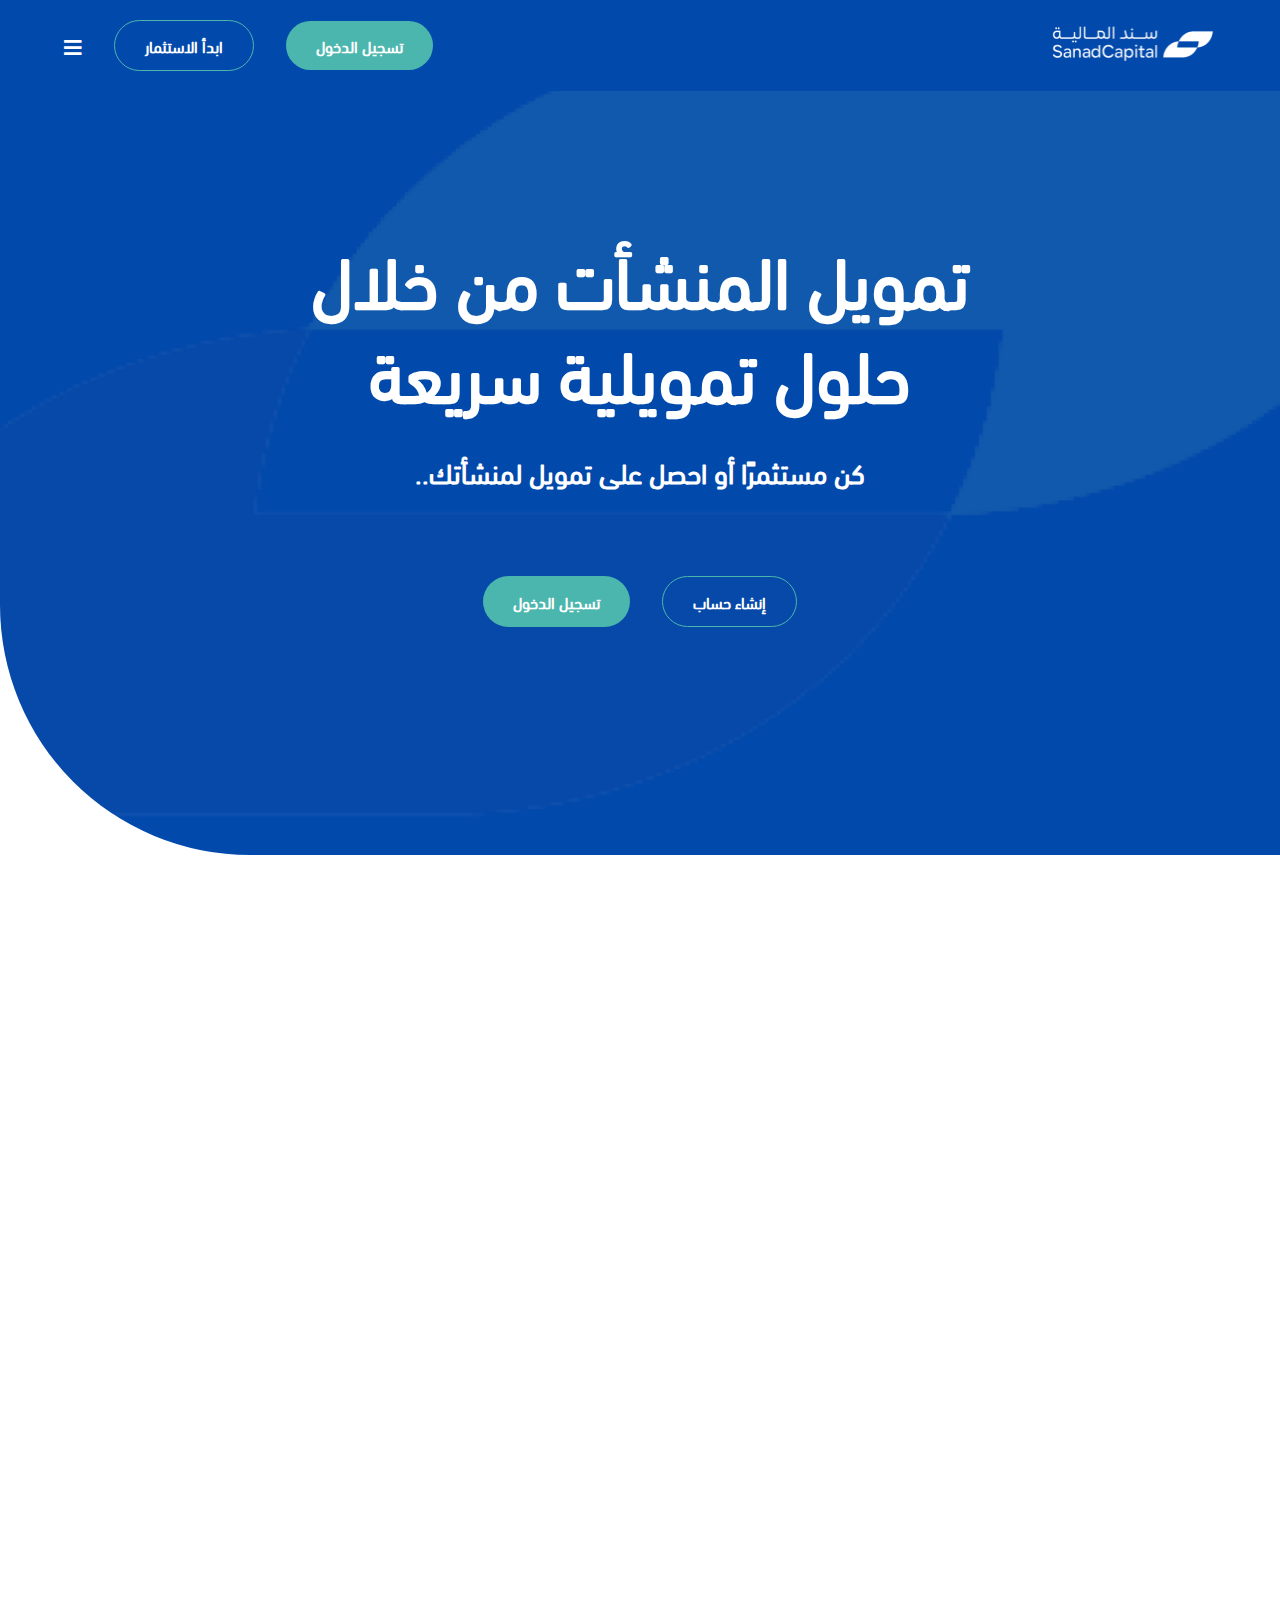
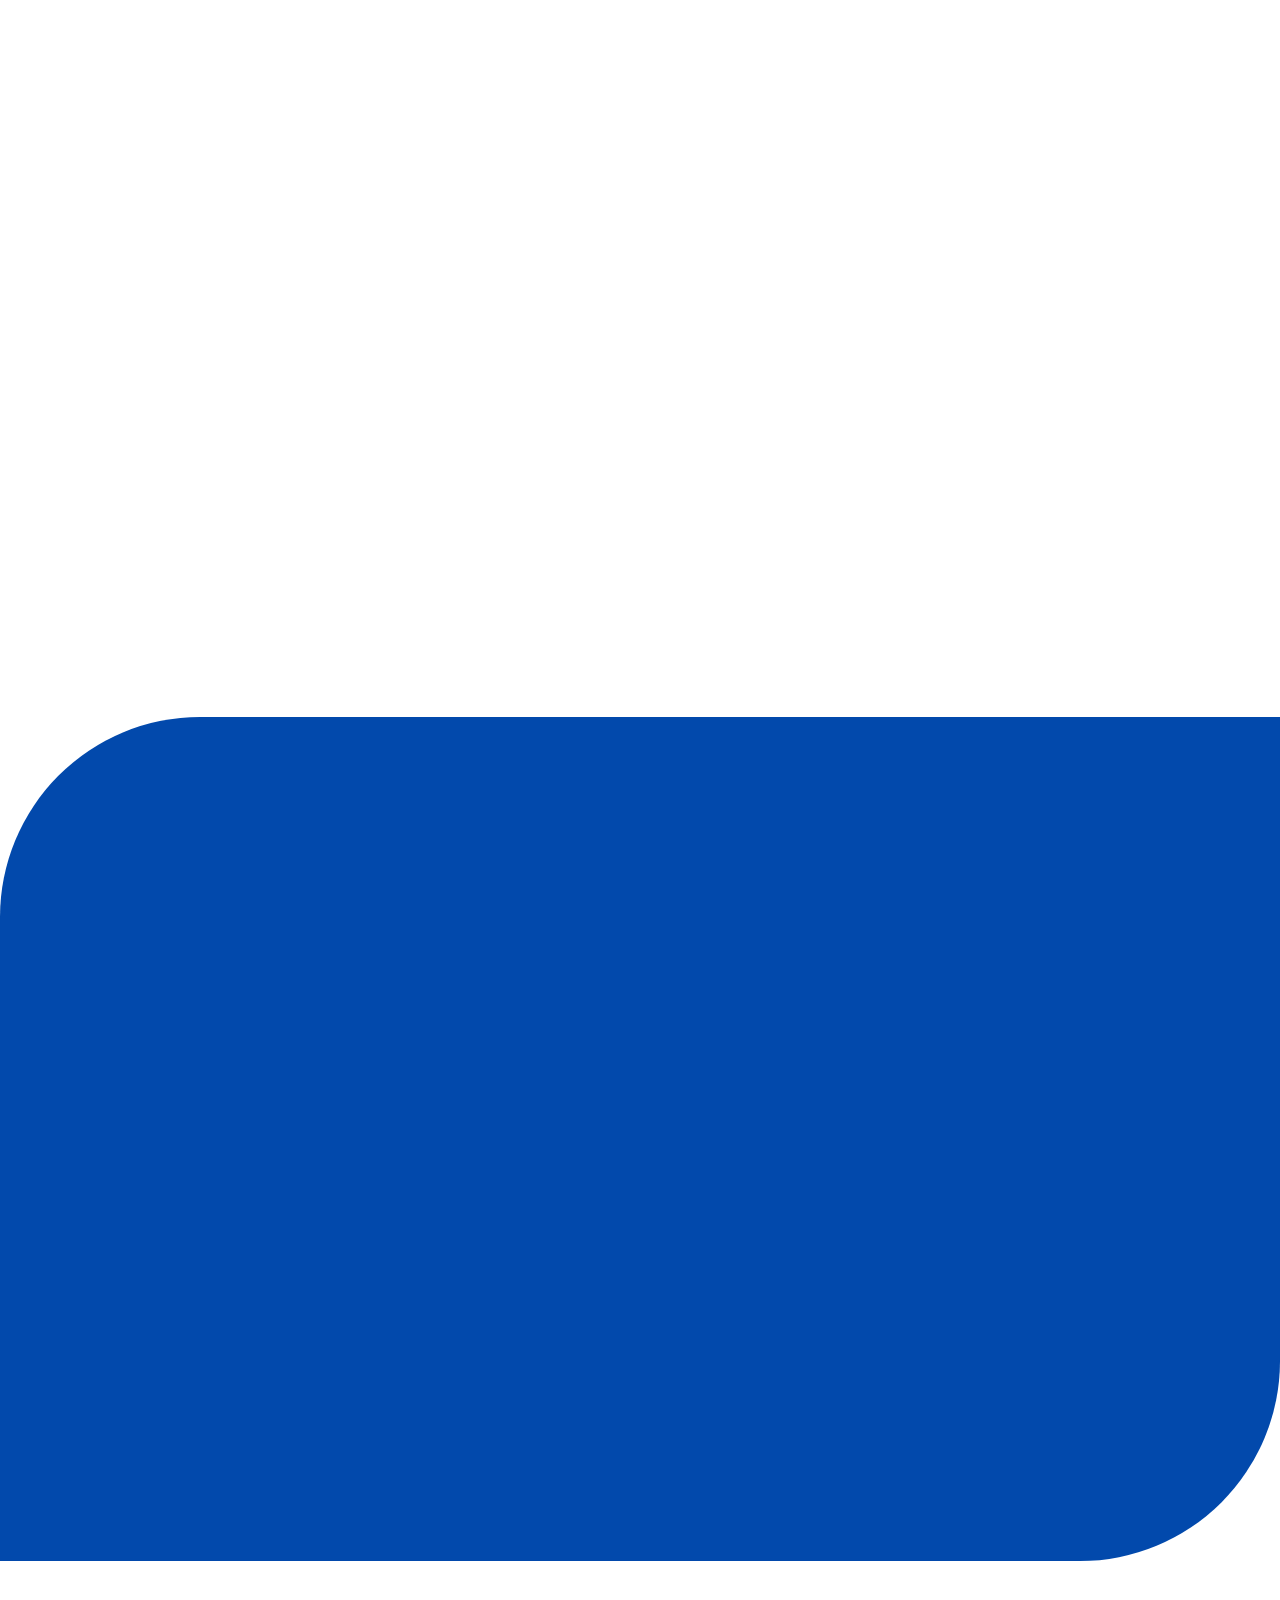
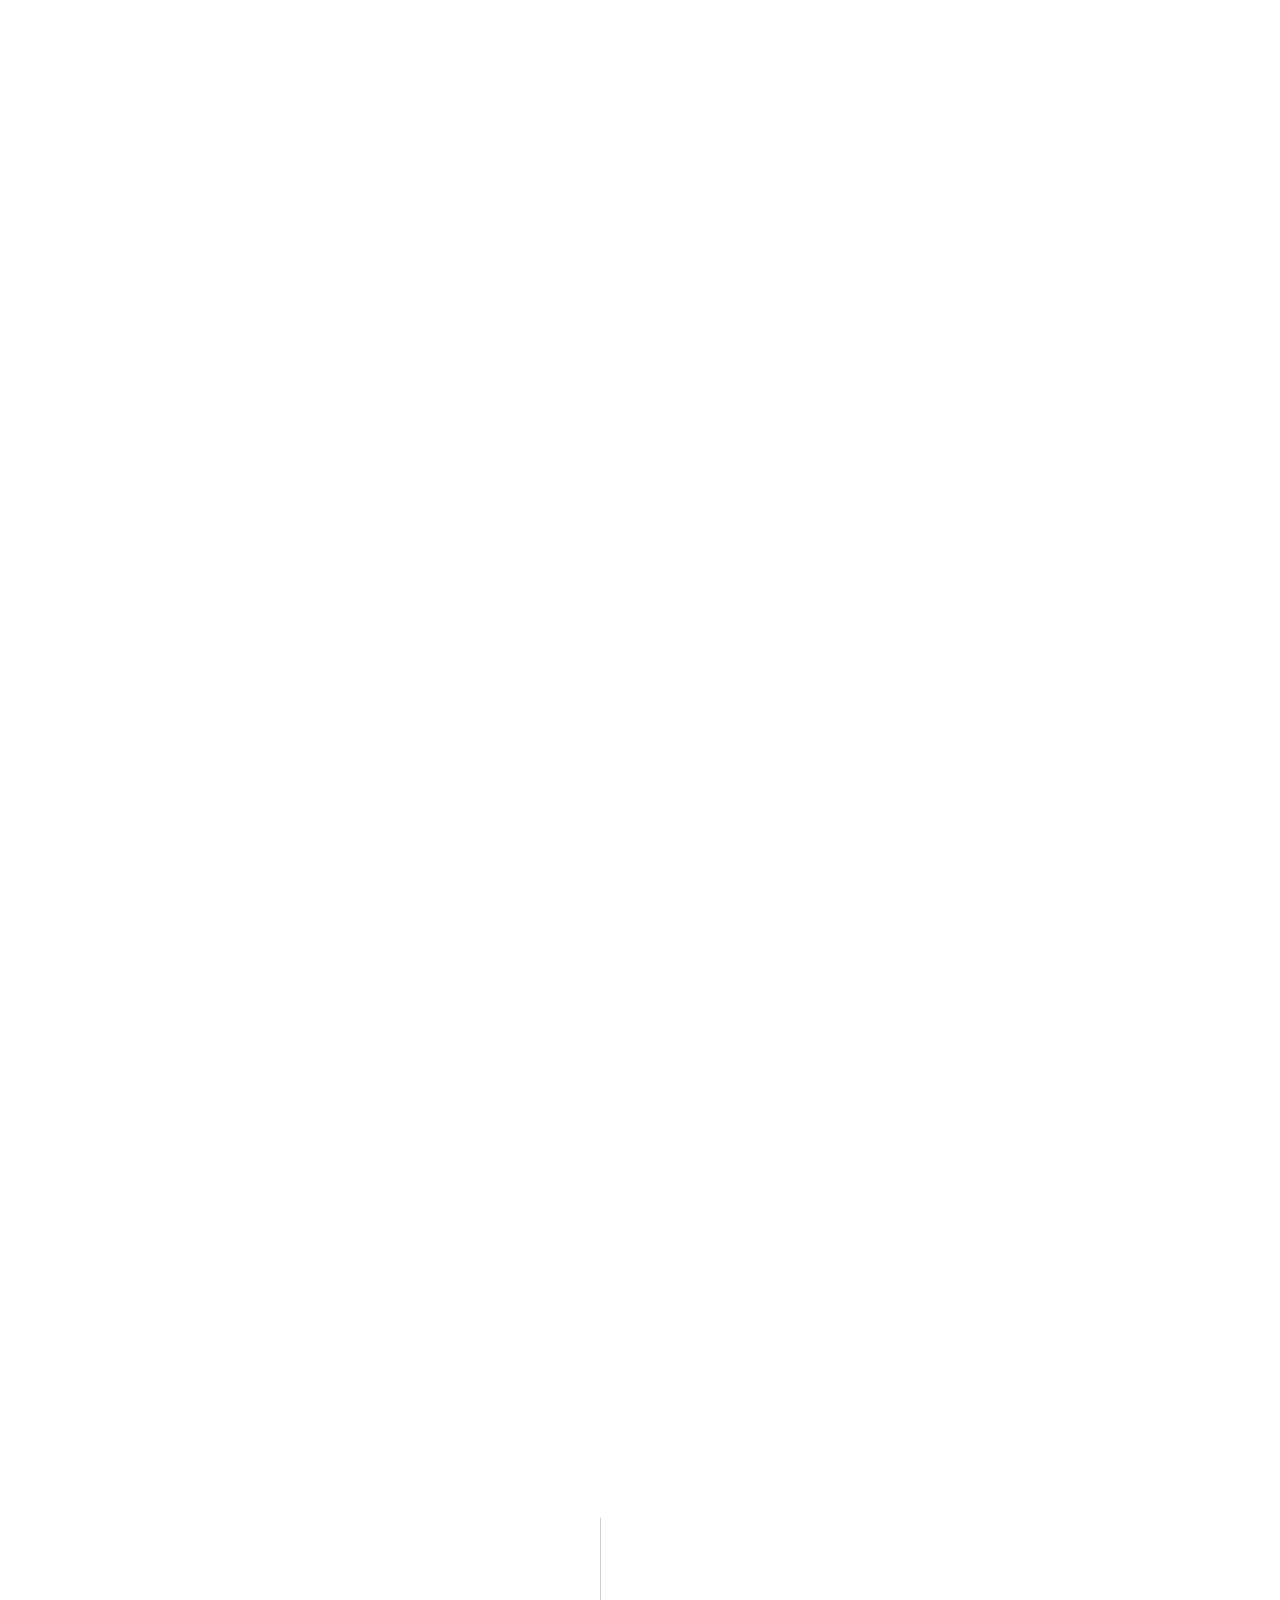
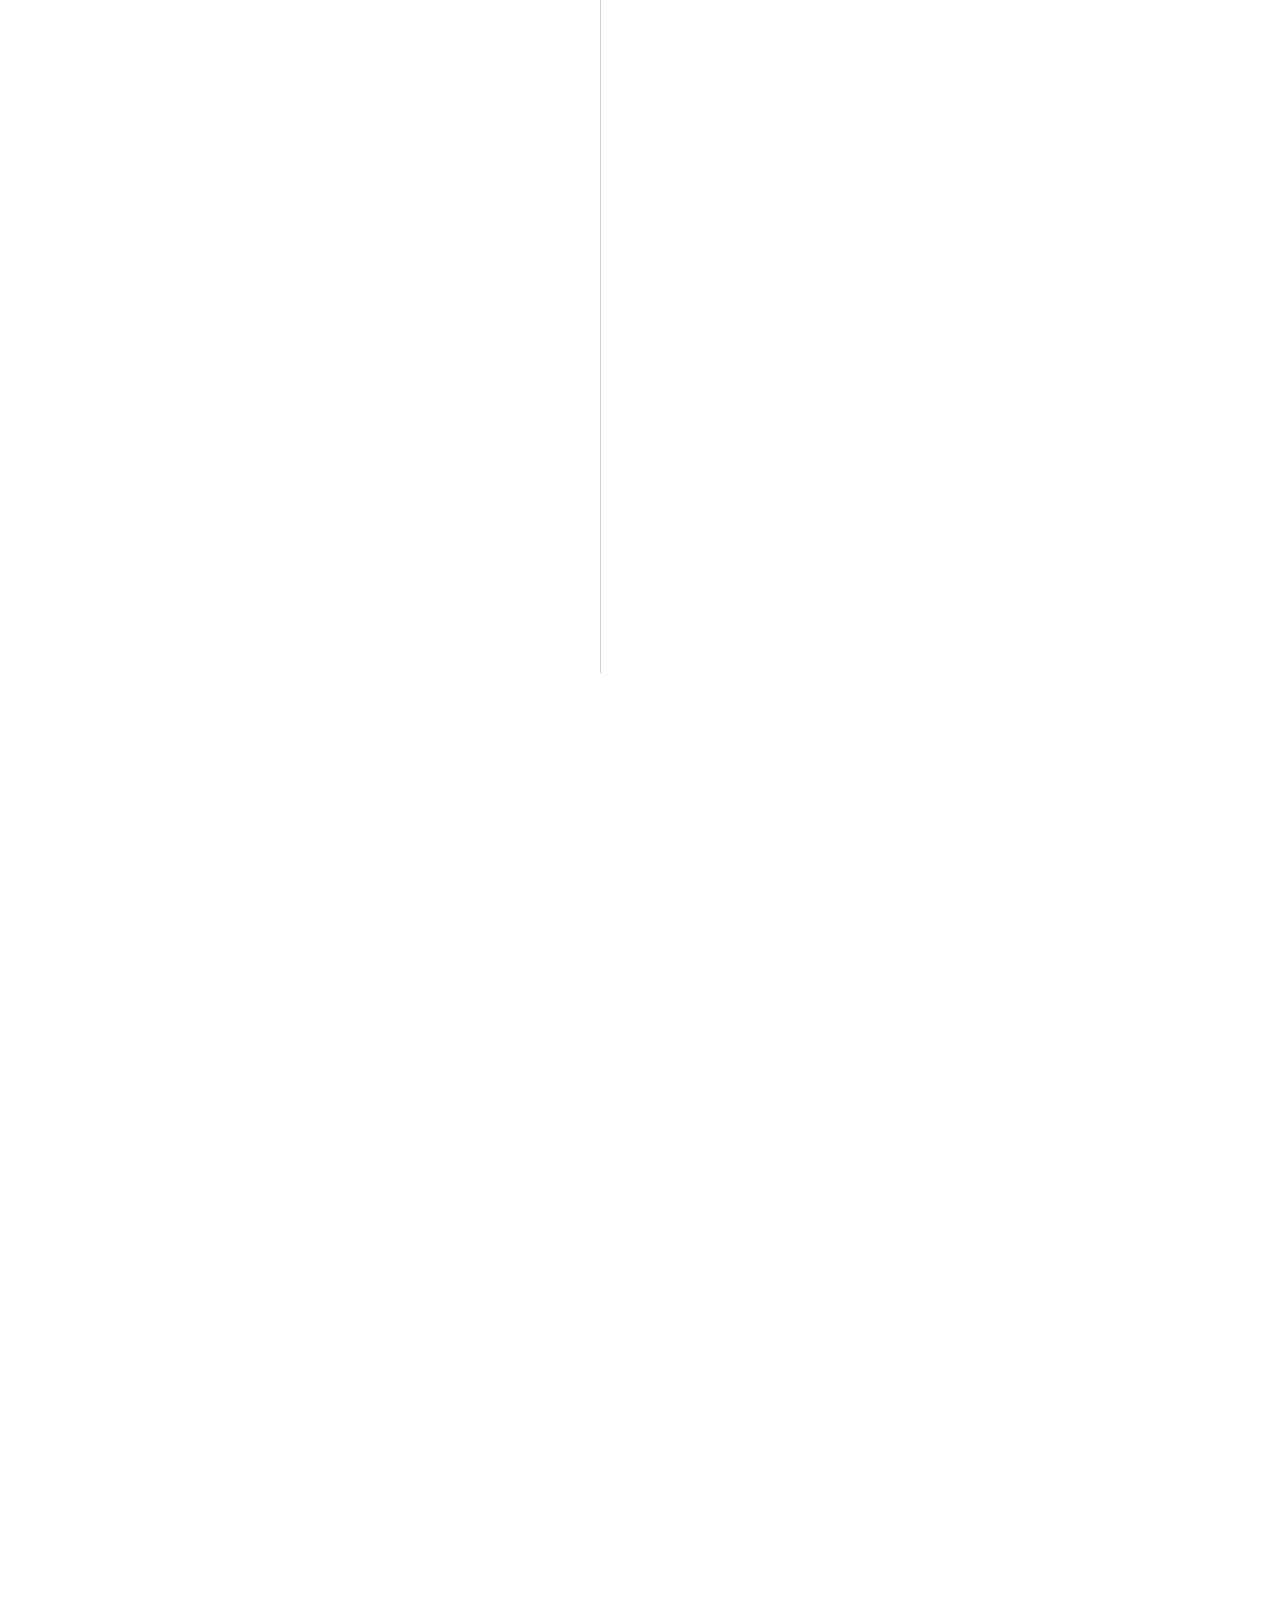
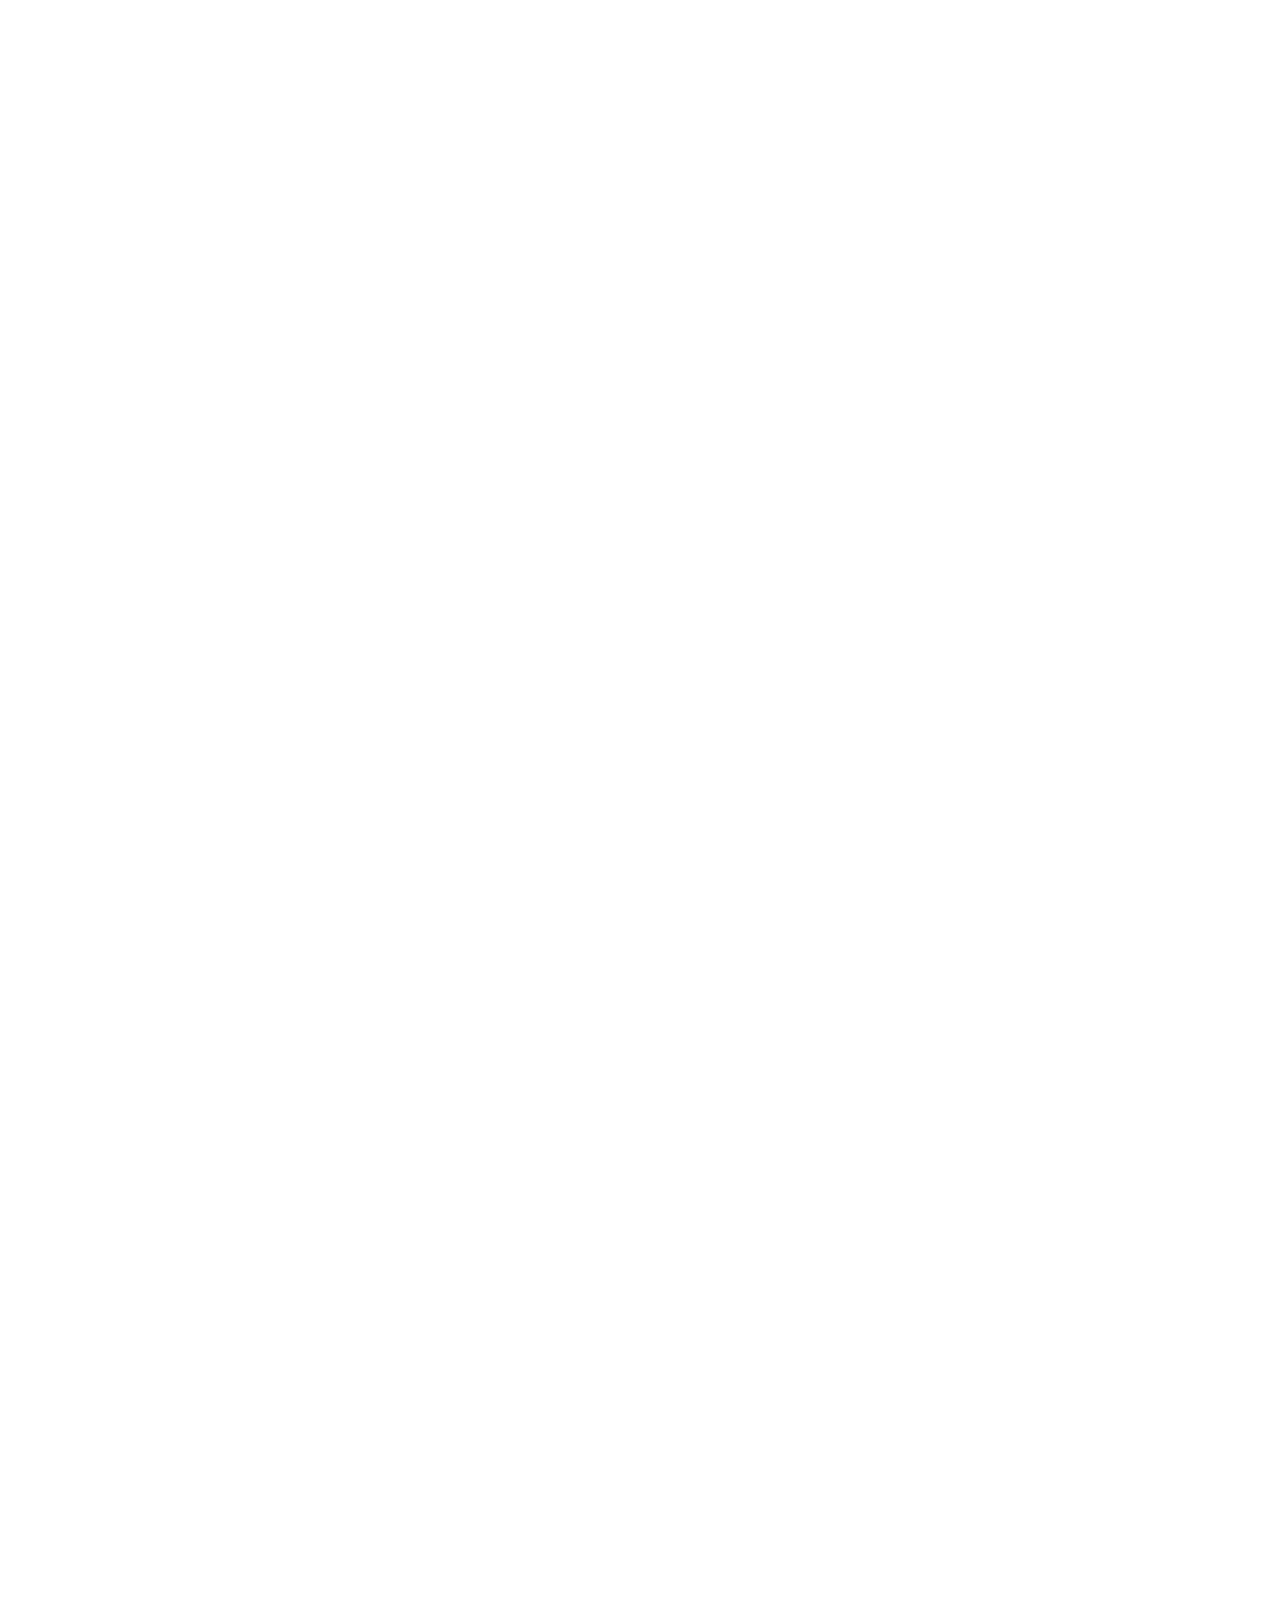
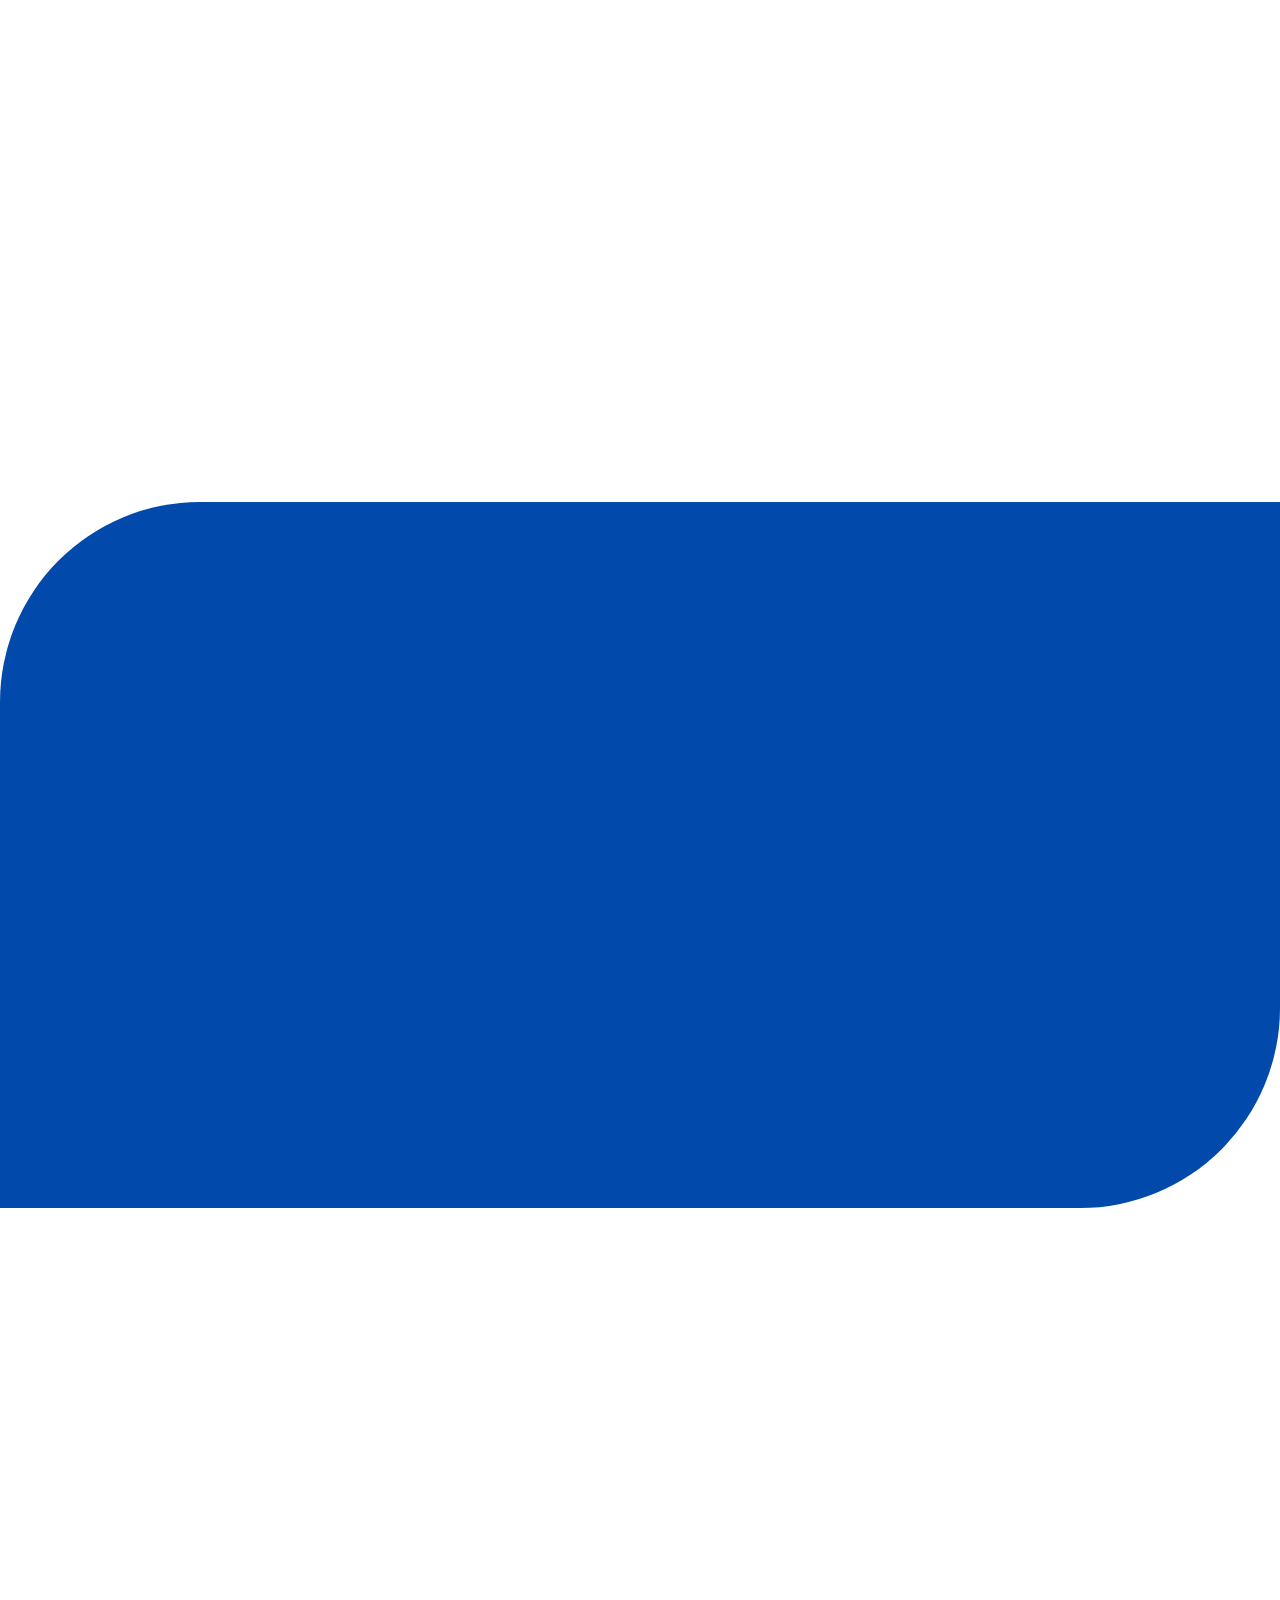
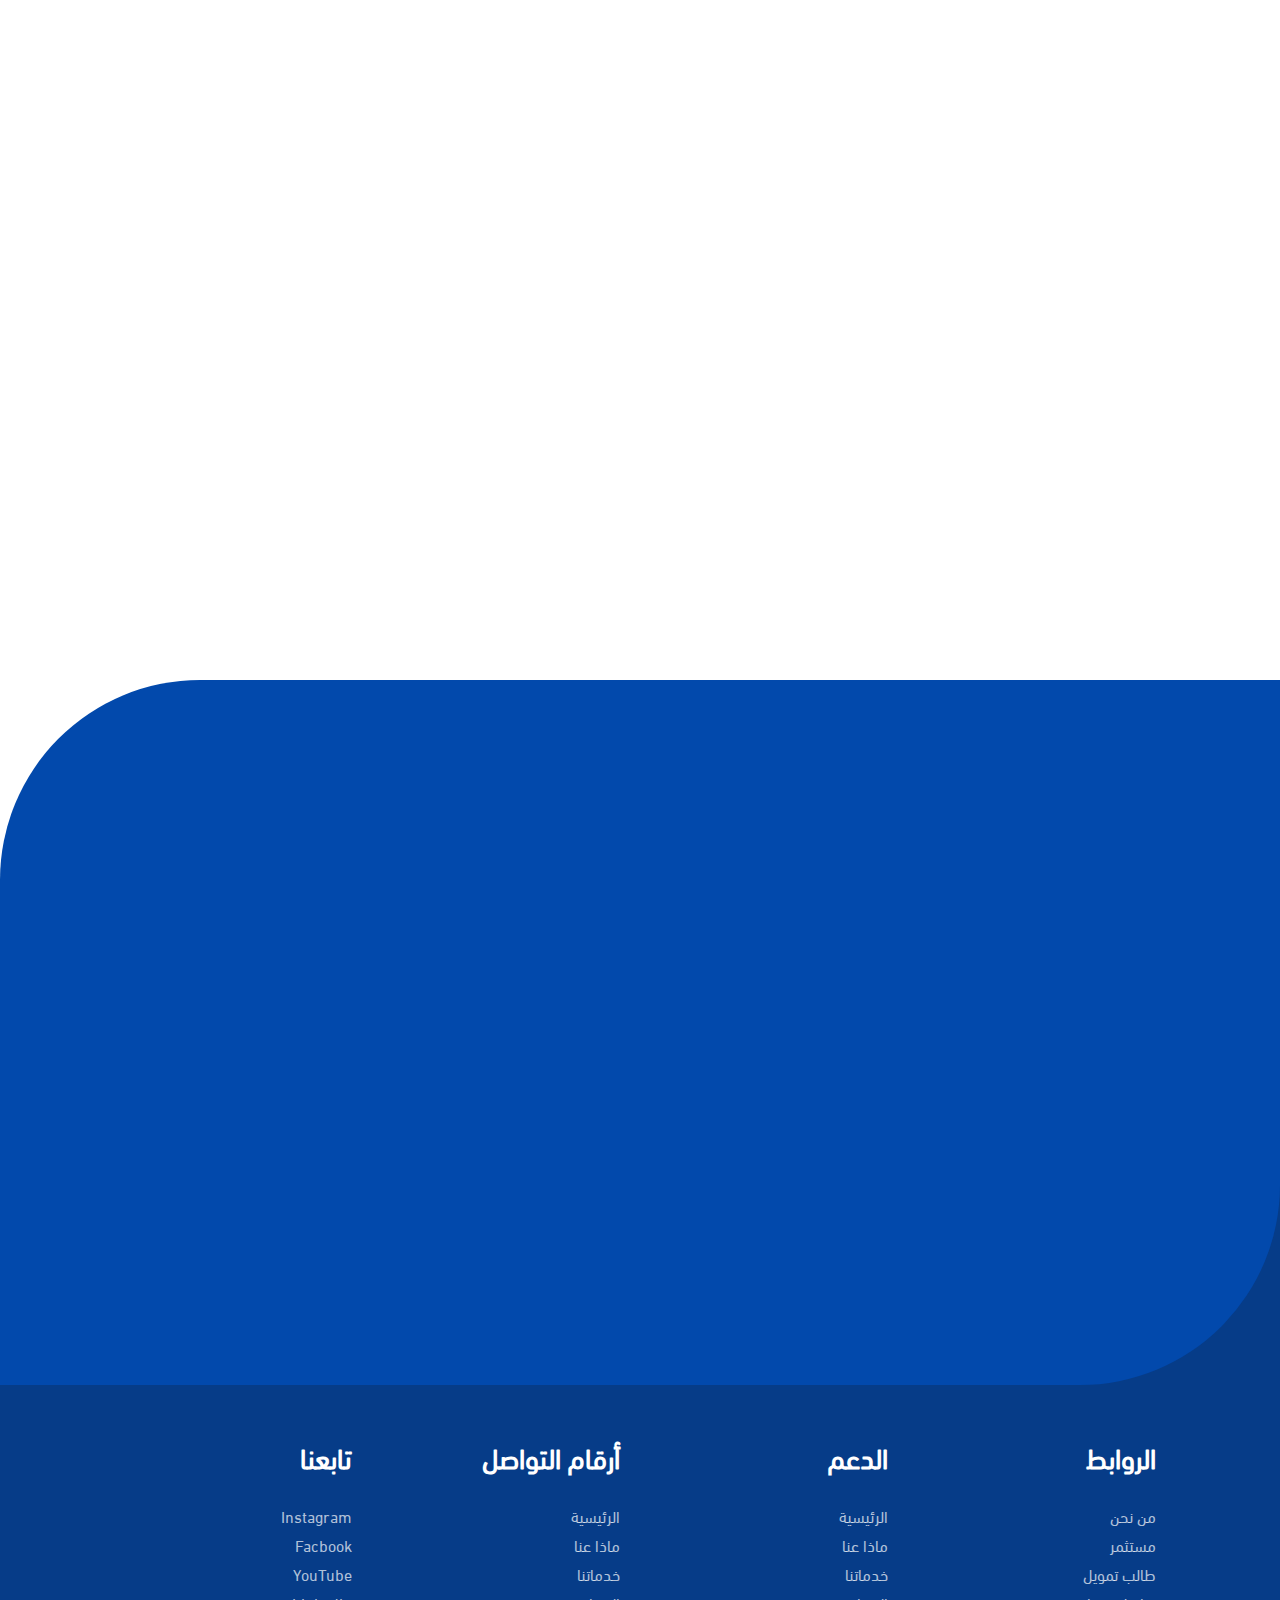
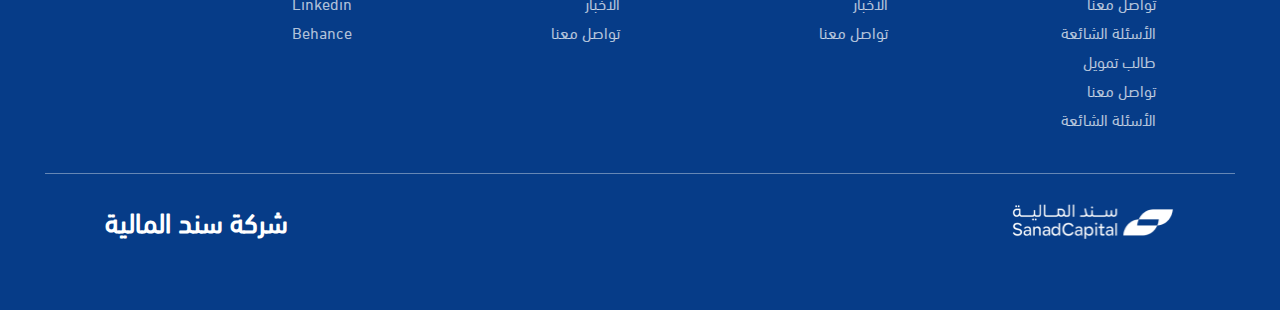
<file: index.html>
<!DOCTYPE html>
<html lang="en">

<head>
    <meta charset="UTF-8">
    <meta http-equiv="X-UA-Compatible" content="IE=edge">
    <meta name="viewport" content="width=device-width, initial-scale=1.0">
    <meta name="description" content="موقع شركة سند المالية">
    <title>Sanad Capital</title>
    <!-- icon -->
    <link rel="icon" href="./assets/images/sanad-bsckground.png" type="image/x-icon">
    <!-- fonts google -->
    <link
        href="https://fonts.googleapis.com/css2?family=Cairo:wght@300;400;600;700;900&family=Qahiri&family=Rakkas&display=swap"
        rel="stylesheet">
    <!-- fontawsome -->
    <link rel="stylesheet" href="https://cdnjs.cloudflare.com/ajax/libs/font-awesome/5.15.3/css/all.min.css" />
    <!-- main styles -->

    <link rel="stylesheet" href="css/globals.css">
    <link rel="stylesheet" href="css/style.css">
    <link rel="stylesheet" href="css/responsive.css">
    <!-- Script -->
    <script defer src="js/main.js"></script>
</head>

<body>
    <!-- Start Nav -->
    <nav class="nav">
        <div class="container">
            <div class="row">
                <a href="/" class="logo">
                    <img id="logo" src="./assets/images/sanad-logo.png" alt="logo">
                </a>
                <ul class="links">
                    <li>
                        <a href="about.html">من نحن</a>
                    </li>
                    <li>
                        <a href="investor.html">مستثمر</a>
                    </li>
                    <li>
                        <a href="requester.html">طالب تمويل</a>
                    </li>
                    <li>
                        <a href="contact.html">تواصل معنا</a>
                    </li>
                    <li>
                        <a href="terms.html">الأسئلة الشائعة</a>
                    </li>
                </ul>
                <div class="navbar-actions">
                    <button class="primary-btn">تسجيل الدخول</button>
                    <button class="secondary-btn">ابدأ الاستثمار</button>
                    <div class="toggle">
                        <i class="fa fa-bars"></i>
                    </div>
                </div>
                <ul class="links-mobile">
                    <li>
                        <a href="about.html">من نحن</a>
                    </li>
                    <li>
                        <a href="investor.html">مستثمر</a>
                    </li>
                    <li>
                        <a href="requester.html">طالب تمويل</a>
                    </li>
                    <li>
                        <a href="contact.html">تواصل معنا</a>
                    </li>
                    <li>
                        <a href="terms.html">الأسئلة الشائعة</a>
                    </li>
                </ul>
            </div>
        </div>
    </nav>
    <!--End Nav -->

    <!-- Start Hero -->
    <section class="hero">
        <div class="container">
            <h1 class="hidden">تمويل المنشأت من خلال حلول تمويلية سريعة</h1>
            <h4 class="hidden">كن مستثمرًا أو احصل على تمويل لمنشأتك..</h6>
            <div class="btns hidden">
                <button class="secondary-btn">إنشاء حساب</button>
                <button class="primary-btn">تسجيل الدخول</button>
            </div>
        </div>
    </section>
    <!-- End Hero -->

    <!-- Start Investments -->
    <section class="invetments">
        <div class="invest-container hidden">
            <div class="controller">
                <div class="head">
                    <h2>اﻟﻔﺮص اﻟﺎﺳﺘﺜﻤﺎرﻳﺔ</h2>
                    <p>أﺣﺪث اﻟﻔﺮص اﻟﺘﻲ ﺗﻢ اﻃﻠﺎﻗﻬﺎ ﻓﻲ اﻟﻤﻨﺼﺔ</p>
                </div>
                <div class="btns hidden">
                    <button class="primary-arrow-btn"><i class="fas fa-arrow-right"></i></button>
                    <button class="secondary-arrow-btn"><i class="fas fa-arrow-left"></i></button>
                </div>
            </div>
        </div>
        <div class="invest-cards hidden">
                <div class="cards-container">
                    <ul class="list-content">
                        <li class="card" draggable="true">
                        <div class="statue">متاح</div>
                        <h4>شراء منتجات ذات استخدام الواد</h4>
                        <div class="data">
                            <span>حجم البرنامج</span>
                            <span>30,000.000 ر.س</span>
                        </div>
                        <div class="data">
                            <span>مبلغ التمويل</span>
                            <span>30,000.000 ر.س</span>
                        </div>
                        <div class="data">
                            <span>مدة التمويل</span>
                            <span>قصير الأجل</span>
                        </div>
                        <div class="data">
                            <span>تاريخ العرض</span>
                            <span>31-05-2023</span>
                        </div>
                        <div class="statue-bar"></div>
                        <button class="primary-btn">استمر</button>
                    </li>
                    <li class="card" draggable="true">
                        <div class="statue">متاح</div>
                        <h4>شراء منتجات ذات استخدام الواد</h4>
                        <div class="data">
                            <span>حجم البرنامج</span>
                            <span>30,000.000 ر.س</span>
                        </div>
                        <div class="data">
                            <span>مبلغ التمويل</span>
                            <span>30,000.000 ر.س</span>
                        </div>
                        <div class="data">
                            <span>مدة التمويل</span>
                            <span>قصير الأجل</span>
                        </div>
                        <div class="data">
                            <span>تاريخ العرض</span>
                            <span>31-05-2023</span>
                        </div>
                        <div class="statue-bar"></div>
                        <button class="primary-btn">استمر</button>
                    </li>
                    <li class="card" draggable="true">
                        <div class="statue">قريبا</div>
                        <h4>شراء منتجات ذات استخدام الواد</h4>
                        <div class="data">
                            <span>حجم البرنامج</span>
                            <span>30,000.000 ر.س</span>
                        </div>
                        <div class="data">
                            <span>مبلغ التمويل</span>
                            <span>30,000.000 ر.س</span>
                        </div>
                        <div class="data">
                            <span>مدة التمويل</span>
                            <span>قصير الأجل</span>
                        </div>
                        <div class="data">
                            <span>تاريخ العرض</span>
                            <span>31-05-2023</span>
                        </div>
                        <div class="statue-bar"></div>
                        <button class="primary-btn">استمر</button>
                    </li>
                    <li class="card" draggable="true">
                        <div class="statue">متاح</div>
                        <h4>شراء منتجات ذات استخدام الواد</h4>
                        <div class="data">
                            <span>حجم البرنامج</span>
                            <span>30,000.000 ر.س</span>
                        </div>
                        <div class="data">
                            <span>مبلغ التمويل</span>
                            <span>30,000.000 ر.س</span>
                        </div>
                        <div class="data">
                            <span>مدة التمويل</span>
                            <span>قصير الأجل</span>
                        </div>
                        <div class="data">
                            <span>تاريخ العرض</span>
                            <span>31-05-2023</span>
                        </div>
                        <div class="statue-bar"></div>
                        <button class="primary-btn">استمر</button>
                    </li>
                    <li class="card" draggable="true">
                        <div class="statue">متاح</div>
                        <h4>شراء منتجات ذات استخدام الواد</h4>
                        <div class="data">
                            <span>حجم البرنامج</span>
                            <span>30,000.000 ر.س</span>
                        </div>
                        <div class="data">
                            <span>مبلغ التمويل</span>
                            <span>30,000.000 ر.س</span>
                        </div>
                        <div class="data">
                            <span>مدة التمويل</span>
                            <span>قصير الأجل</span>
                        </div>
                        <div class="data">
                            <span>تاريخ العرض</span>
                            <span>31-05-2023</span>
                        </div>
                        <div class="statue-bar"></div>
                        <button class="primary-btn">استمر</button>
                    </li>
                    <li class="card" draggable="true">
                        <div class="statue">قريبا</div>
                        <h4>شراء منتجات ذات استخدام الواد</h4>
                        <div class="data">
                            <span>حجم البرنامج</span>
                            <span>30,000.000 ر.س</span>
                        </div>
                        <div class="data">
                            <span>مبلغ التمويل</span>
                            <span>30,000.000 ر.س</span>
                        </div>
                        <div class="data">
                            <span>مدة التمويل</span>
                            <span>قصير الأجل</span>
                        </div>
                        <div class="data">
                            <span>تاريخ العرض</span>
                            <span>31-05-2023</span>
                        </div>
                        <div class="statue-bar"></div>
                        <button class="primary-btn">استمر</button>
                    </li>
                    </ul>
                </div>
            </div>
            <div class="btns-mobile hidden">
                <button class="primary-arrow-btn"><i class="fas fa-arrow-right"></i></button>
                <button class="secondary-arrow-btn"><i class="fas fa-arrow-left"></i></button>
            </div>
    </section>
    <!-- End Investments -->

    <!-- Start Feature -->
    <section class="features">
        <img src="./assets/svg/I2.svg" alt="" class="absolute-svg-one hidden-svg">
        <img src="./assets/svg/I.svg" alt="" class="absolute-svg-two hidden-svg">
        <div class="container">
            <div class="content hidden-text">
                <h2>استثمر من مكانك</h2>
                <p>نحن شركة مرخصة من هيئة السوق المالية بالخدمات المشورة المالية نتيح للمستثمرين الدخول في اكتتبات استثمارية محلية وعالمية
                بخطوات سهلة عبر منصة آمنة بعمليات مؤتمنة وتضمن الدّقة.</p>
                <button class="primary-btn">المزيد</button>
            </div>
            <div class="feat-cards">
                <div class="card hidden-card">
                    <h3>عوائد ثابتة</h3>
                    <p>عوائد ثابتة مرتفعة مقارنة بالأدوات الاستثمارية الأخرى.</p>
                </div>
                <div class="card hidden-card">
                    <h3>الأرباح شهرية</h3>
                    <p>عوائد ثابتة مرتفعة مقارنة بالأدوات الاستثمارية الأخرى</p>
                </div>
                <div class="card hidden-card">
                    <h3>تجربة رقمية</h3>
                    <p>جميع المعاملات بشكل رقمي و إدارة تقديم الطلبات</p>
                </div>
                <div class="card hidden-card">
                    <h3>تمويل مرتفع</h3>
                    <p>يصل لـ 30 مليون ريال، ويتم الرد في غضون 5 أيام عمل</p>
                </div>
            </div>
        </div>
    </section>
    <!-- End Feature -->

    <!-- Start How It Works -->
    <section class="how">
        <div class="container hidden">
            <div class="content">
                <h2>كيف نعمل؟</h2>
                <p>تقوم منصة سند المالية بدور الوساطة المالية بين المستثمرين أصحاب الفائض (حملة صكوك المرابحة) من جهة، والمنشأت الصغيرة
                    والمتوسطة (طالبي التمويل بالمرابحة) من جهة أخرى.</p>
            </div>
            <div class="choices">
                <div class="choice-one">مستثمر</div>
                <div class="choice-two">طالب تمويل</div>
            </div>
        </div>
    </section>
    <!-- End How It Works -->

    <!-- Start Steps -->
    <section class="steps">
        <div class="container">
            <div class="content hidden-text">
                <h2>نحرص على منحك تجربة تمويل واستثمار متكاملة ومبسطة</h2>
                <p>منصة الكترونية مصرحة من هيئة السوق المالية، ضِمن مُختبر التقنية المالية.</p>
                <button class="primary-btn">تواصل معنا</button>
            </div>
            <div class="timeline">
                <div class="time hidden-step">
                    <div class="circle"></div>
                    <div class="data">
                        <h2>01</h2>
                        <h4>عوائد ثابتة</h4>
                        <p>عوائد ثابتة مرتفعة مقارنة بأنواع الاستثمار الأخرى.</p>
                    </div>
                </div>
                <div class="time hidden-step">
                    <div class="circle"></div>
                    <div class="data">
                        <h2>02</h2>
                        <h4>توزيعات دورية للأرباح</h4>
                        <p>توزيعات دورية ربع ونصف سنوية للأرباح.</p>
                    </div>
                </div>
                <div class="time hidden-step">
                    <div class="circle"></div>
                    <div class="data">
                        <h2>03</h2>
                        <h4>إجراءات سهلة للتسجيل والاستثمار</h4>
                        <p>خطوات إلكترونية مبسطة.</p>
                    </div>
                </div>
            </div>
        </div>
    </section>
    <!-- End Steps -->

    <!-- Start Certificates -->
    <section class="certificates">
        <div class="container hidden">
            <div class="content">
                <h2>الشهادات و الترخيص</h2>
                <p>بموثوقية وشفافية عالية نشاركك رحلة الاستثمار والتمويل بسند المالية</p>
            </div>
            <div class="certif-cards">
                <div class="certif-card hidden">
                    <img src="./assets/images/img 2.png" alt="">
                    <div class="data">
                        <h3>ملتزمون بالشريعة الإسلامية</h3>
                        <span>يعتبر الالتزام بأحكام الشريعة الإسلامية شرط أساسي في جميع الإجراءات والسياسات والعمليات التي نقوم بها في سند
                            المالية</span>
                    </div>
                    <button class="primary-btn">المزيد</button>
                </div>
                <div class="certif-card hidden">
                    <img src="./assets/images/img 1.png" alt="">
                    <div class="data">
                        <h3>مصرحون من هيئة السوق المالية</h3>
                        <span>حصلت سند المالية على تصريح من هيئة السوق المالية لإنشاء منصة مختصة بطرح صكوك المرابحة كأدوات للتمويل والاستثمار.</span>
                    </div>
                    <button class="primary-btn">المزيد</button>
                </div>
            </div>
        </div>
    </section>
    <!-- End Certificates -->

    <!-- Start FAQ -->
    <section class="faq">
        <div class="container hidden">
            <div class="content">
                <h2>الأسئلة الشائعة</h2>
                <p>ﻧﺴﻌﺪ ﺑﺘﻮاﺻﻠﻚ ﻣﻌﻨﺎ ﻟﻠﺈﺟﺎﺑﺔ ﻋﻠﻰ ﺟﻤﻴﻊ اﺳﺘﻔﺴﺎراﺗﻚ واﻗﺘﺮاﺣﺎﺗﻚ </p>
            </div>
            <div class="faq-cards">
                <div class="faq-card hidden">
                    <div class="data">                        
                    <h4>ما هي الصكوك؟</h4>
                    <span>الصكوك أوراق مالية متوافقة مع الشريعة الإسلامية تمثل حصة مشاعة في ملكية أصل ما سواء كان مشروعًا منجزًا أو قيد الإنشاء أو
                    استثماراً معيناً أو أصولاً غير مالية، أو منافع، أو خدمات أو مزيجاً من ذلك كله. تصدرها جهات معينة لتطوير مشاريع محددة
                    وتلتزم الجهة المصدرة لهذه الصكوك بتوزيع أرباح نقدية بشكل دوري لحملة الصكوك وإعادة رأس المال في مدة محددة.</span>
                    </div>
                    <button class="primary-btn">اقرأ المزيد</button>
                </div>
                <div class="faq-card hidden">
                    <div class="data">                        
                    <h4>ما هي المنشأة ذات الغرض الخاص؟</h4>
                    <span>هي كل منشأة حاصلة على ترخيص من هيئة السوق المالية بموجب القواعد المنظمة للمنشآت ذات الأغراض الخاصة لإصدار أدوات الدين أو
                    الوحدات الاستثمارية، وتتمتع بالذمة المالية والشخصية الاعتبارية المستقلة، وتنتهي المنشأة بانتهاء الغرض الذي أسست من أجله
                    وفق القواعد والأحكام التي تصدرها الهيئة.</span>

                    </div>
                    <button class="primary-btn">اقرأ المزيد</button>
                </div>
                <div class="faq-card hidden">
                    <div class="data">                        
                    <h4>ما الذي يميز الصكوك عن غيرها؟</h4>
                    <span>تمثل الصكوك حصة شائعة في ملكية أصول أو منافع أو خدمات يتعين توفيرها، ولا تمثل ديناً على مصدرها لحاملي الصكوك، بل تصدر
                    على أساس عقد شرعي وتأخذ حكمه. بالإضافة إلى أنها وثائق تصدر باسم مالكها بفئات متساوية القيمة وتصدر وتتداول حسب الضوابط
                    الشرعية الإسلامية.</span>

                    </div>
                    <button class="primary-btn">اقرأ المزيد</button>
                </div>
            </div>
        </div>
    </section>
    <!-- End FAQ -->

    <!-- Start Risk -->
    <section class="risk">
        <div class="container hidden-text">
            <h3>المخاطر</h3>
            <h4>للاستثمار متلازمة دائمة وهي الخطر، ومن المخاطر التي قد يتعرض لها المستثمرون في صكوك المرابحة تعثر الجهة طالبة التمويل عن
            سداد التزاماتها، لذا تعمل المنصة على الحد من هذه المخاطر عبر الدراسة المفصلة والدقيقة للشركات طالبة التمويل قبل عرض
            مشروعها على المنصة.</h4>
        </div>
        <img src="./assets/svg/I3.svg" alt="" class="svg-bg hidden-svg">
    </section>
    <!-- End Risk -->

    <!-- Start Parteners -->
    <section class="partners">
        <div class="container hidden">
            <h2>شركاء النجاح ﻣﻊ اﻟﻌﺪﻳﺪ ﻣﻦ ﻣﺰودي اﻟﺒﻴﺎﻧﺎت واﻟﺨﺪﻣﺎت</h2>
            <ul class="logos">
                <img src="./assets/images/websites-logos/Google.png" alt="">
                <img src="./assets/images/websites-logos/Facebook.png" alt="">
                <img src="./assets/images/websites-logos/YouTube.png" alt="">
                <img src="./assets/images/websites-logos/Pinterest.png" alt="">
                <img src="./assets/images/websites-logos/Pinterest.png" alt="">
                <img src="./assets/images/websites-logos/discord.png" alt="">
                <img src="./assets/images/websites-logos/dribble.png" alt="">
                <img src="./assets/images/websites-logos/webflow.png" alt="">
                <img src="./assets/images/websites-logos/behance.png" alt="">
                <img src="./assets/images/websites-logos/behance.png" alt="">
            </ul>
        </div>
    </section>
    <!-- End Parteners -->

    <!-- Start Last section -->
        <section class="last">
            <section class="head">
                <section class="contact">
                    <div class="container hidden-text">
                        <h2>اﺳﺘﻨــﺪ ﻋﻠﻰ ﺷــــــــﺮﻳﻚ ﻳﻔﻬﻤــﻚ
                            تواصل معنا الآن</h2>
                        <div class="btns">
                            <button class="secondary-btn">خدمتنا</button>
                            <button class="primary-btn">تواصل معنا</button>
                        </div>
                    </div>
                    <img src="./assets/svg/I3.svg" alt="" class="svg-bg hidden-svg">
                </section>
                
                <footer class="footer">
                    <div class="container">
                        <div class="footer__row">
                            <div class="footer__column">
                                <h4 class="footer__title">الروابط</h4>
                                <ul class="footer__links">
                                    <li>
                                        <a href="#">من نحن</a>
                                    </li>
                                    <li>
                                        <a href="#">مستثمر</a>
                                    </li>
                                    <li>
                                        <a href="#">طالب تمويل</a>
                                    </li>
                                    <li>
                                        <a href="#">تواصل معنا</a>
                                    </li>
                                    <li>
                                        <a href="#">الأسئلة الشائعة</a>
                                    </li>
                                    <li>
                                        <a href="#">طالب تمويل</a>
                                    </li>
                                    <li>
                                        <a href="#">تواصل معنا</a>
                                    </li>
                                    <li>
                                        <a href="#">الأسئلة الشائعة</a>
                                    </li>
                                </ul>
                            </div>
                            <div class="footer__column">
                                <h4 class="footer__title">الدعم</h4>
                                <ul class="footer__links">
                                    <li>
                                        <a href="#">الرئيسية</a>
                                    </li>
                                    <li>
                                        <a href="#">ماذا عنا</a>
                                    </li>
                                    <li>
                                        <a href="#">خدماتنا</a>
                                    </li>
                                    <li>
                                        <a href="#">الاخبار</a>
                                    </li>
                                    <li>
                                        <a href="#">تواصل معنا</a>
                                    </li>
                                </ul>
                            </div>
                            <div class="footer__column">
                                <h4 class="footer__title">أرقام التواصل</h4>
                                <ul class="footer__links">
                                    <li>
                                        <a href="#">الرئيسية</a>
                                    </li>
                                    <li>
                                        <a href="#">ماذا عنا</a>
                                    </li>
                                    <li>
                                        <a href="#">خدماتنا</a>
                                    </li>
                                    <li>
                                        <a href="#">الاخبار</a>
                                    </li>
                                    <li>
                                        <a href="#">تواصل معنا</a>
                                    </li>
                                </ul>
                            </div>
                            <div class="footer__column">
                                <h4 class="footer__title">تابعنا</h4>
                                <ul class="footer__links">
                                    <li>
                                        <a href="#">Instagram</a>
                                    </li>
                                    <li>
                                        <a href="#">Facbook</a>
                                    </li>
                                    <li>
                                        <a href="#">YouTube</a>
                                    </li>
                                    <li>
                                        <a href="#">Linkedin</a>
                                    </li>
                                    <li>
                                        <a href="#">Behance</a>
                                    </li>
                                </ul>
                            </div>
                        </div>
                    </div>
                    <div class="copyright">
                        <img src="./assets/images/sanad-logo.png" alt="logo">
                        <h4>شركة سند المالية</h4>
                    </div>
                </footer>
            </section>
            <div class="layer-zero"></div>
        </section>
    <!-- End Last -->

</body>

</html>
</file>
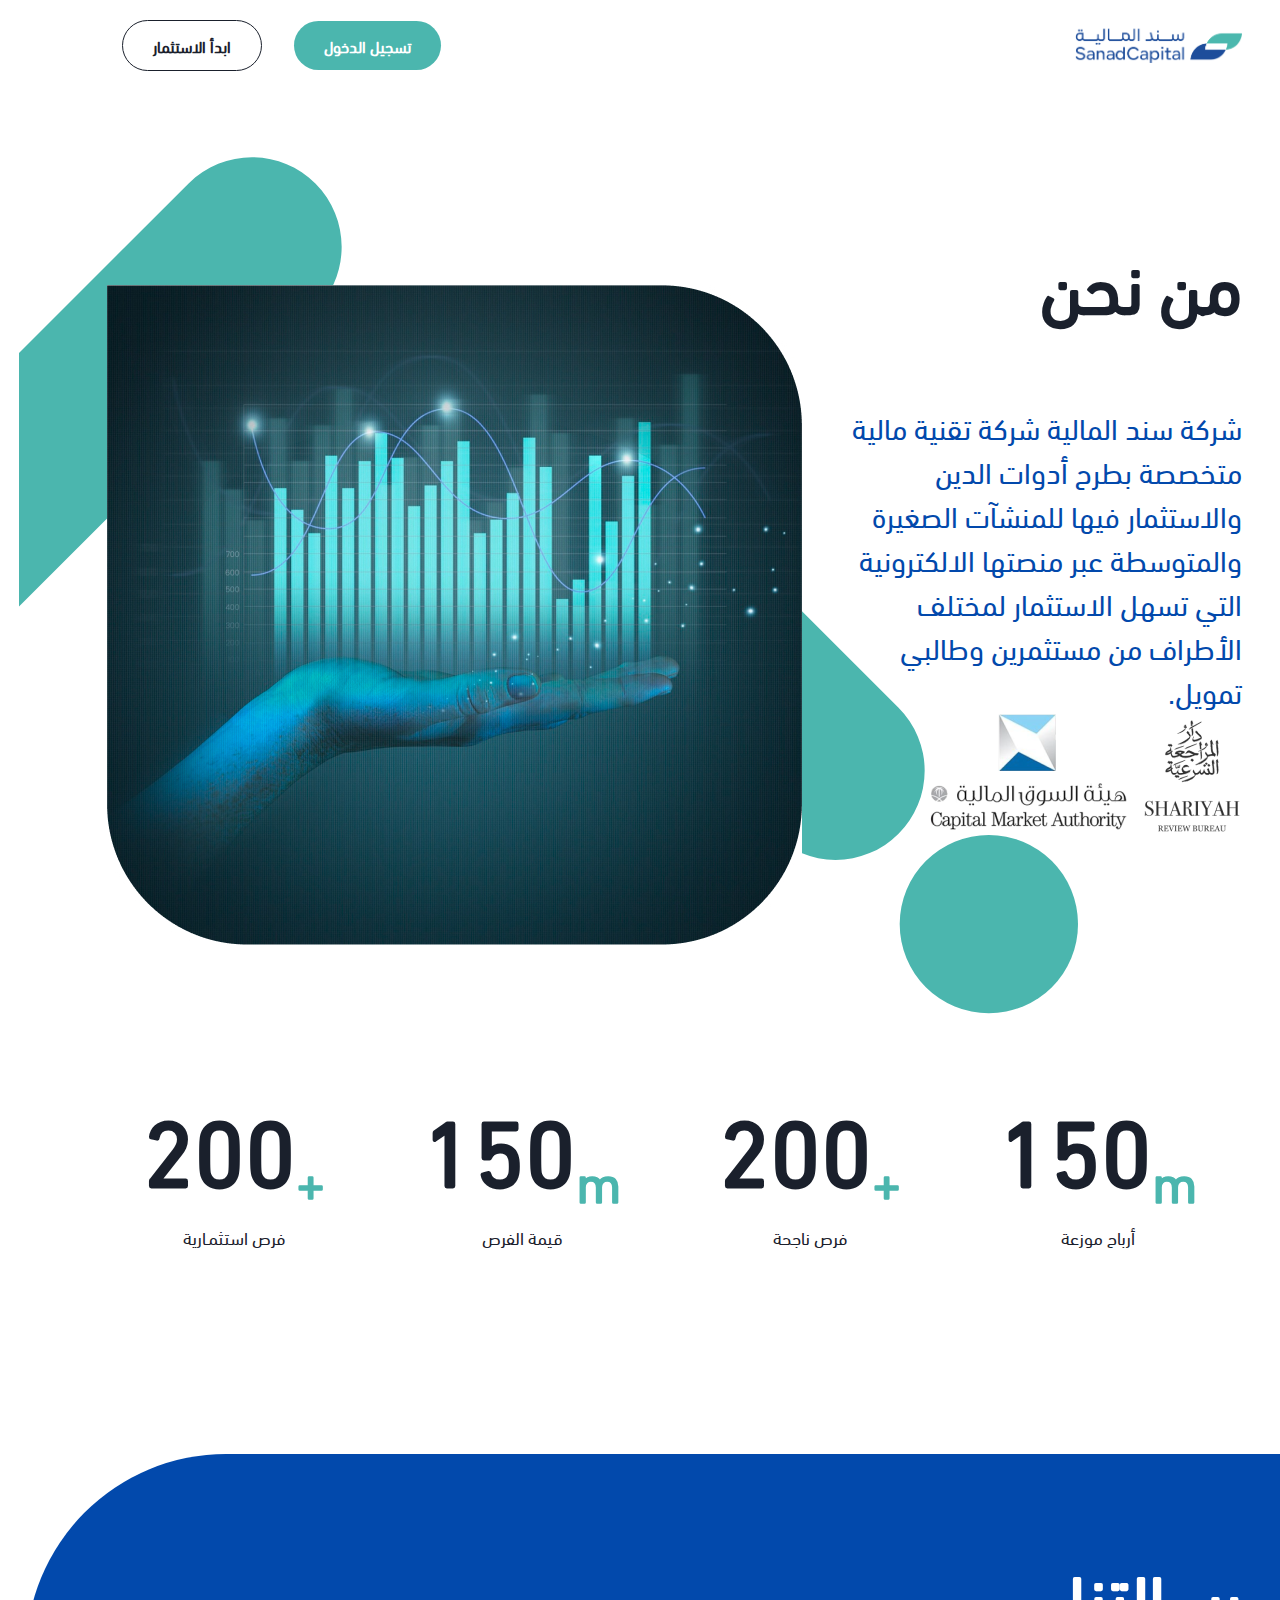
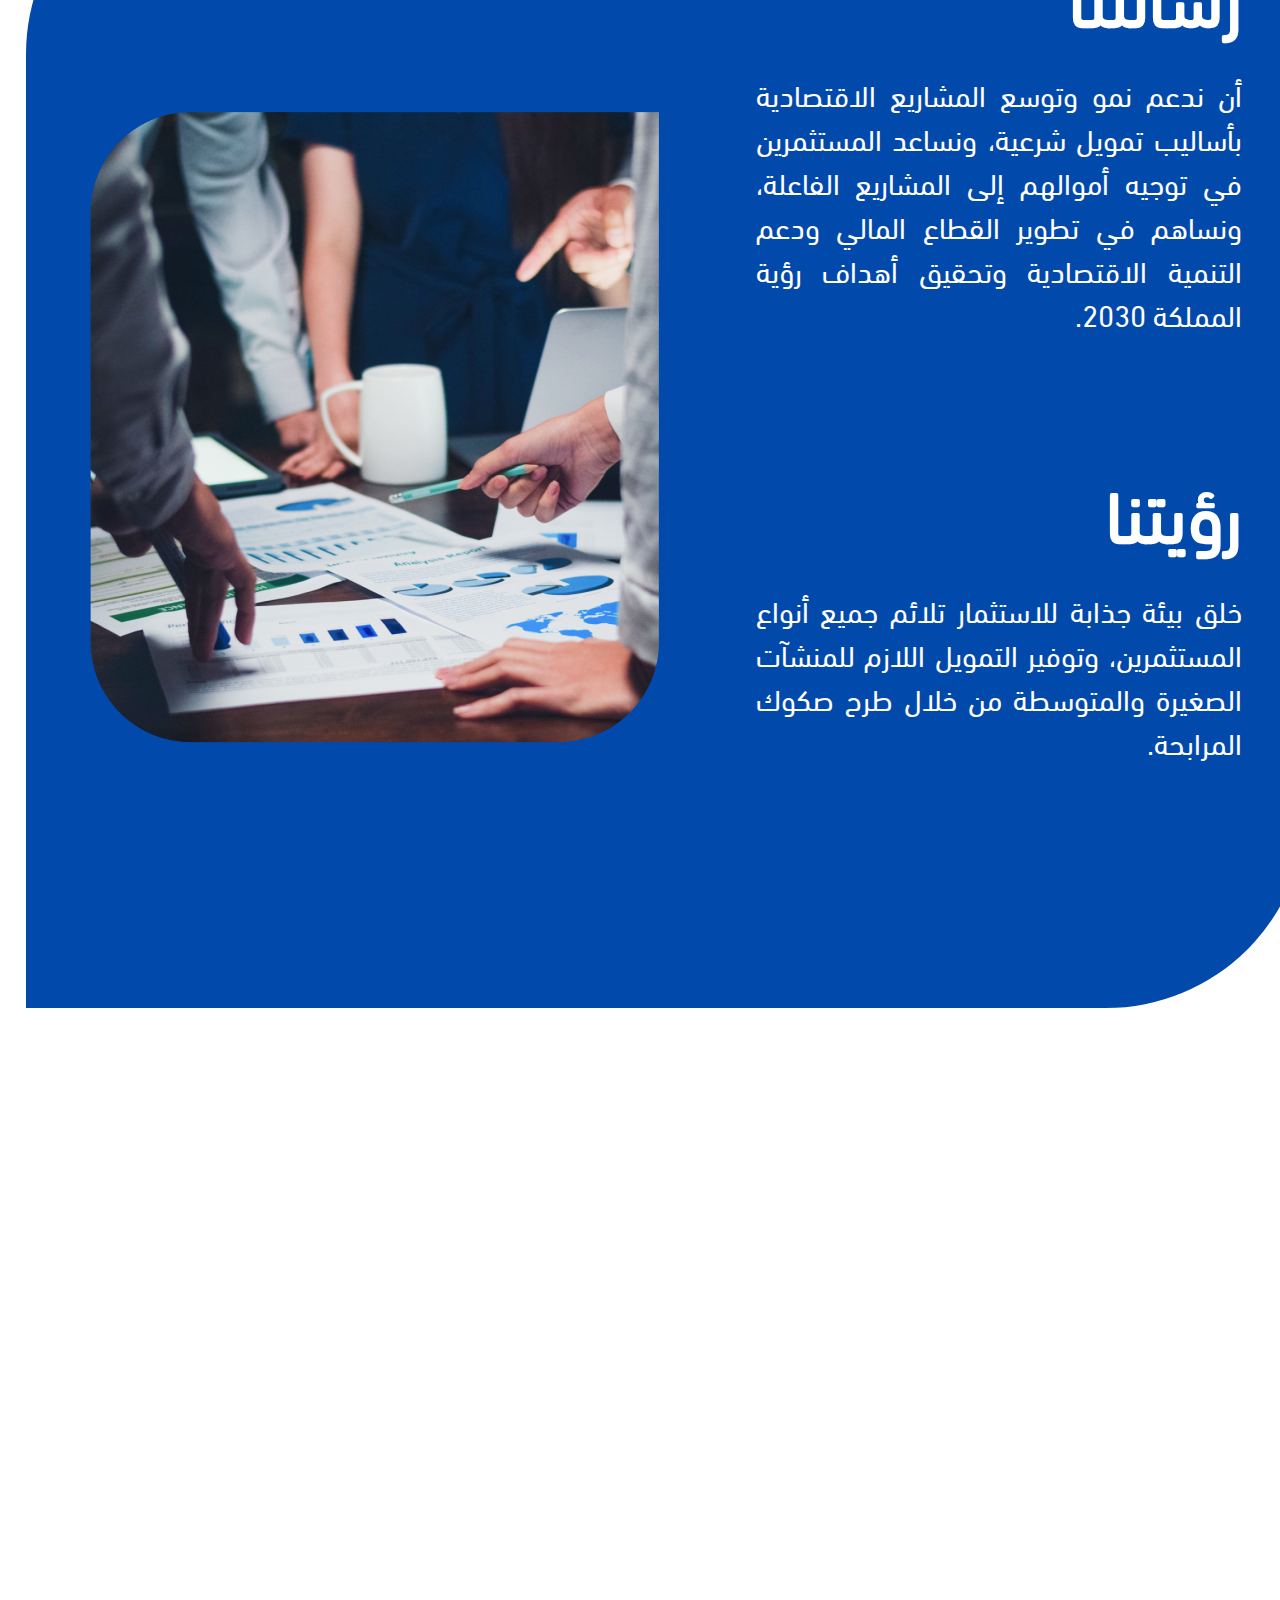
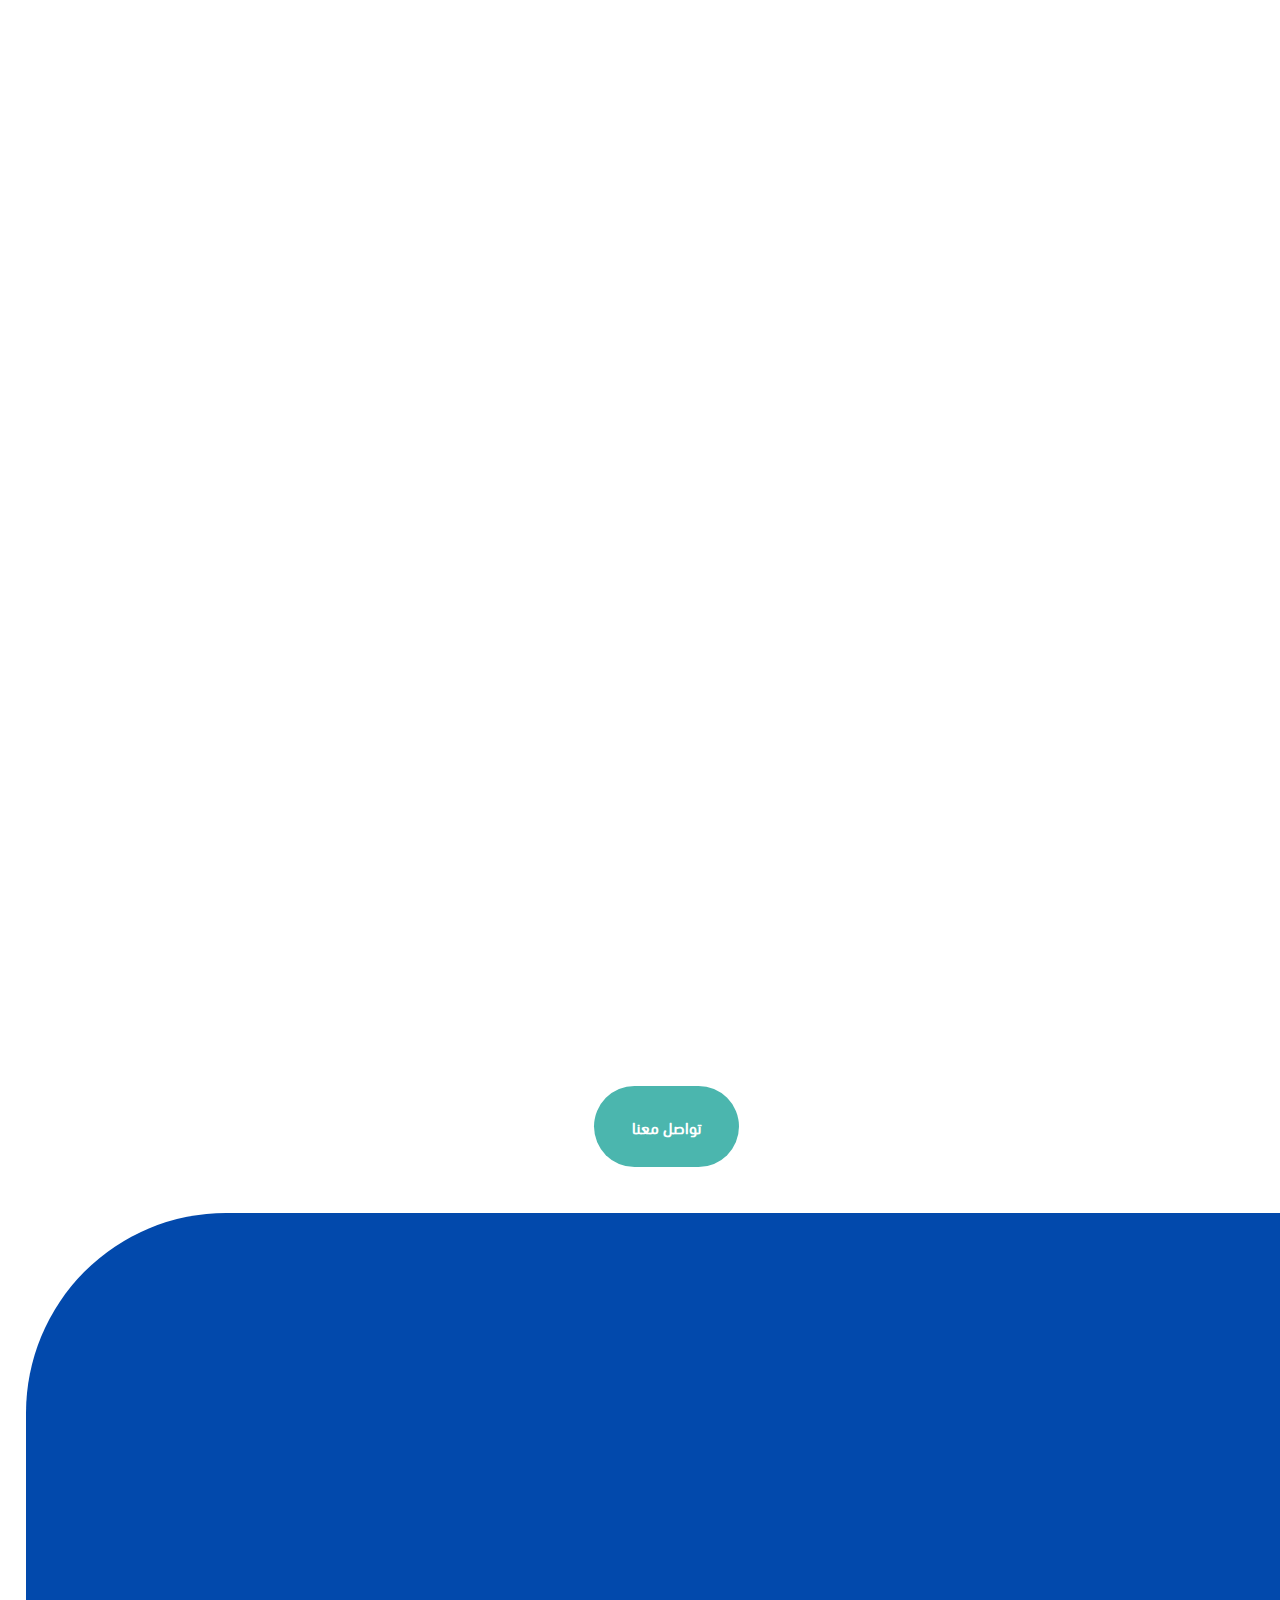
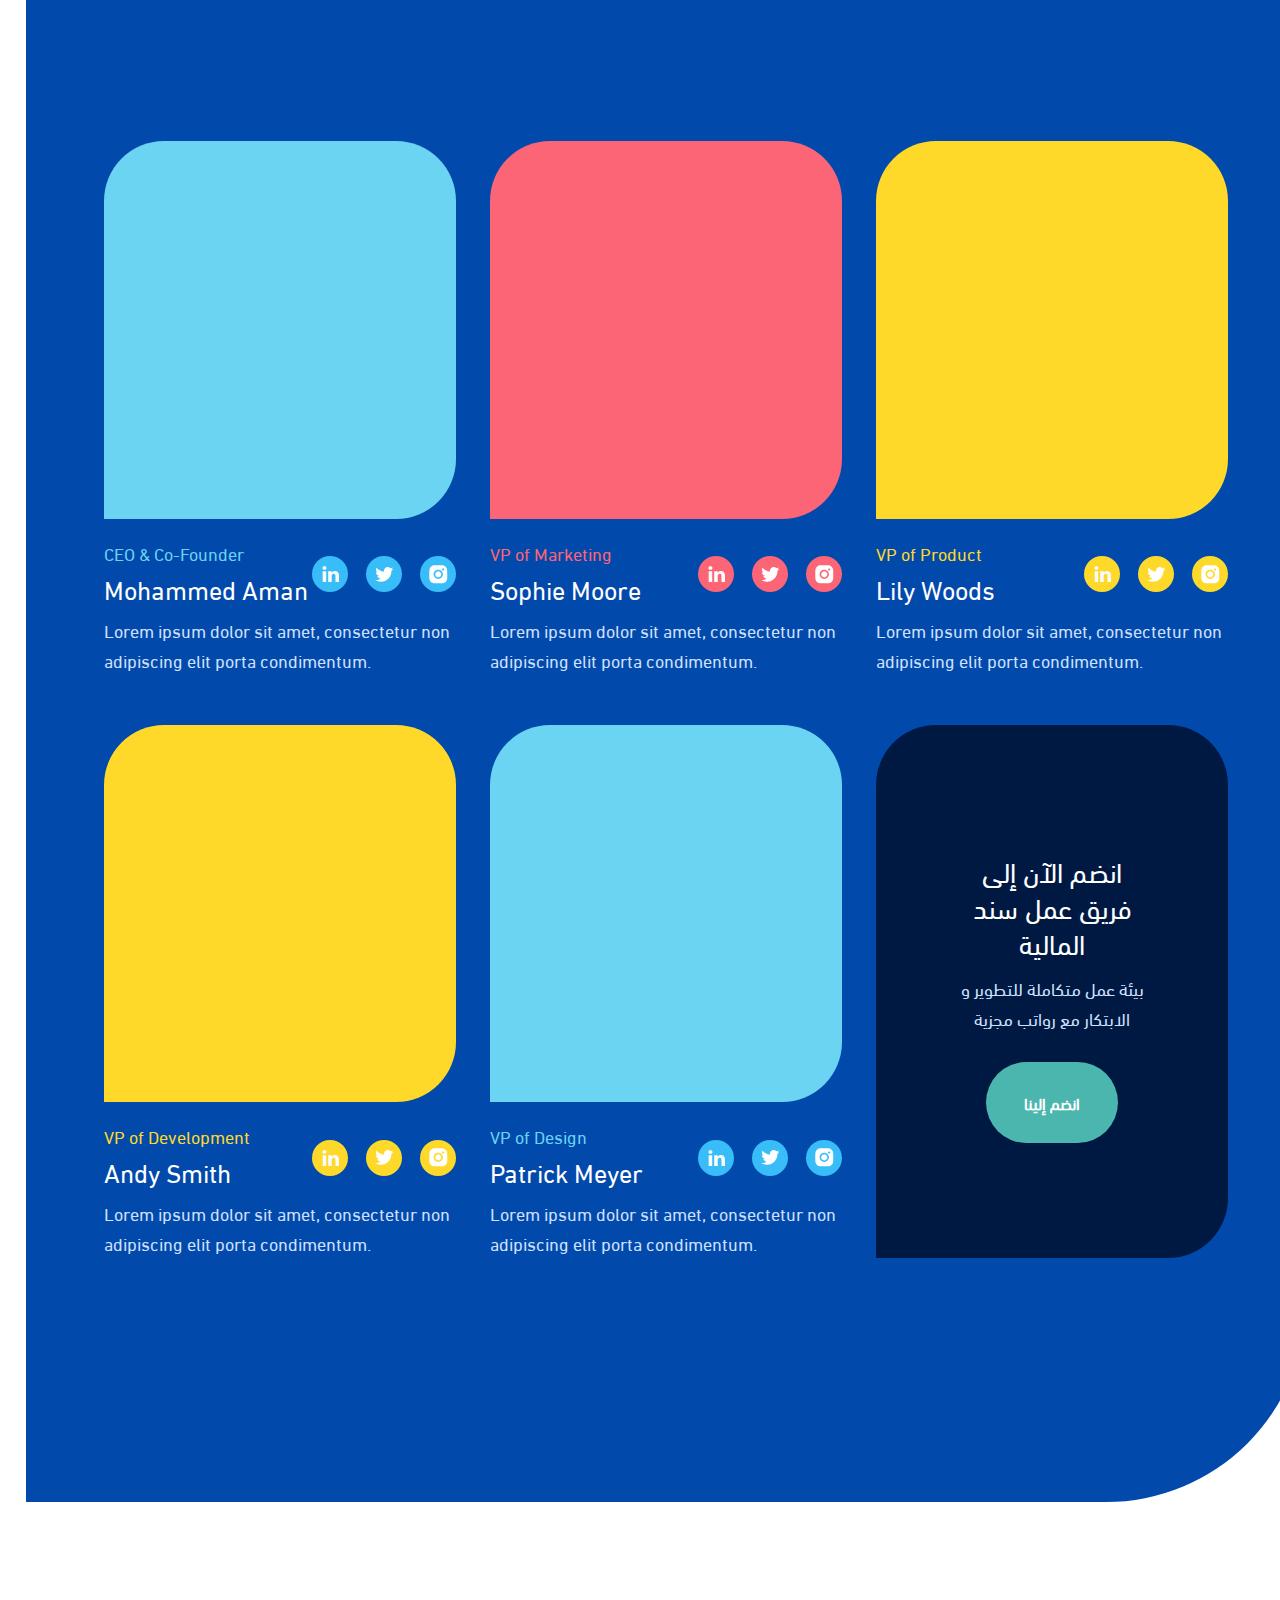
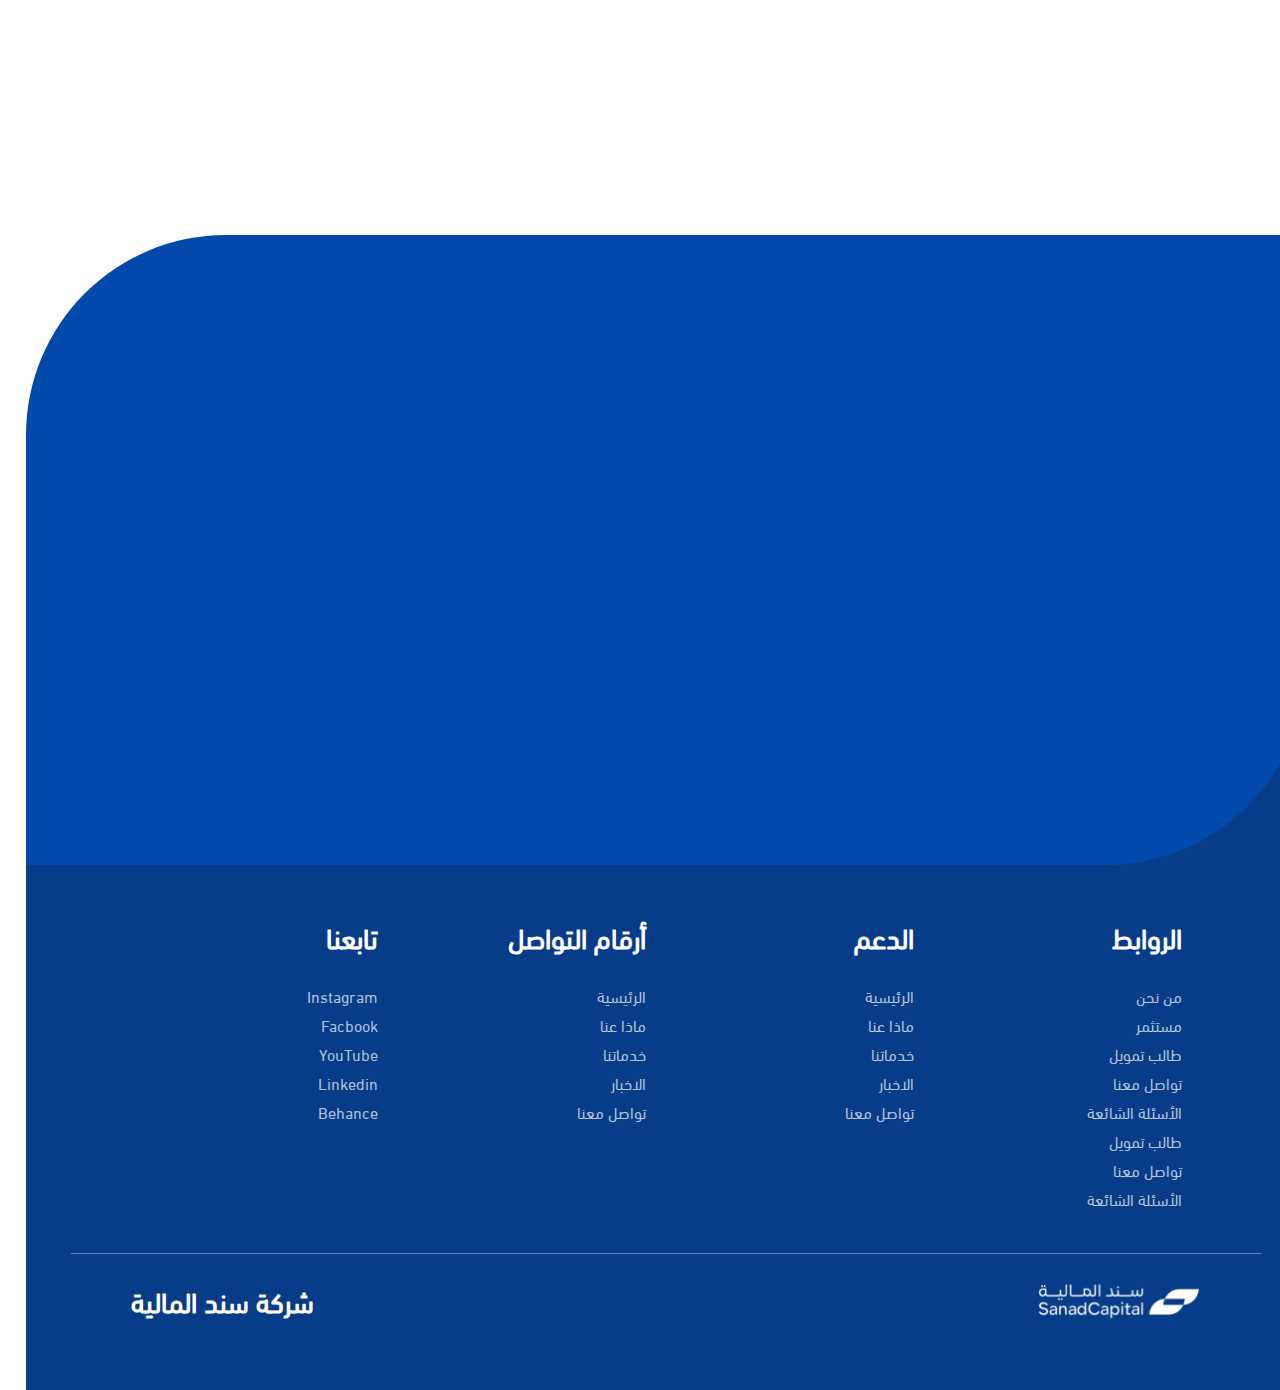
<file: about.html>
<!DOCTYPE html>
<html lang="en">
  <head>
    <meta charset="UTF-8" />
    <meta http-equiv="X-UA-Compatible" content="IE=edge" />
    <meta name="viewport" content="width=device-width, initial-scale=1.0" />
    <title>سند المالية | الوظائف</title>
    <link
      rel="icon"
      href="./assets/images/sanad-bsckground.png"
      type="image/x-icon"
    />
    <!-- fonts google -->
    <link
      href="https://fonts.googleapis.com/css2?family=Cairo:wght@300;400;600;700;900&family=Qahiri&family=Rakkas&display=swap"
      rel="stylesheet"
    />
    <!-- fontawsome -->
    <link
      rel="stylesheet"
      href="https://cdnjs.cloudflare.com/ajax/libs/font-awesome/6.4.0/css/all.min.css"
      integrity="sha512-iecdLmaskl7CVkqkXNQ/ZH/XLlvWZOJyj7Yy7tcenmpD1ypASozpmT/E0iPtmFIB46ZmdtAc9eNBvH0H/ZpiBw=="
      crossorigin="anonymous"
      referrerpolicy="no-referrer"
    />
    <link rel="stylesheet" href="./css/globals.css" />
    <link rel="stylesheet" href="./css/about.css" />
    <link rel="stylesheet" href="./css/responsive.css" />
  </head>

  <body id="about">
    <!-- Start Nav -->
    <nav class="nav">
      <div class="container">
        <div class="row">
          <a href="/" class="logo">
            <img id="logo" src="./assets/images/logo.png" alt="logo" />
          </a>
          <ul class="links">
            <li>
              <a href="about.html">من نحن</a>
            </li>
            <li>
              <a href="investor.html">مستثمر</a>
            </li>
            <li>
              <a href="requester.html">طالب تمويل</a>
            </li>
            <li>
              <a href="contact.html">تواصل معنا</a>
            </li>
            <li>
              <a href="terms.html">الأسئلة الشائعة</a>
            </li>
          </ul>
          <div class="navbar-actions">
            <button class="primary-btn">تسجيل الدخول</button>
            <button class="secondary-btn">ابدأ الاستثمار</button>
            <div class="toggle">
              <i class="fa fa-bars"></i>
            </div>
          </div>
          <ul class="links-mobile">
            <li>
              <a href="about.html">من نحن</a>
            </li>
            <li>
              <a href="investor.html">مستثمر</a>
            </li>
            <li>
              <a href="requester.html">طالب تمويل</a>
            </li>
            <li>
              <a href="contact.html">تواصل معنا</a>
            </li>
            <li>
              <a href="terms.html">الأسئلة الشائعة</a>
            </li>
          </ul>
        </div>
      </div>
    </nav>
    <!--End Nav -->

    <!-- Start Jobs Hero Section -->
    <section class="hero">
      <div class="container">
        <div class="hero__inner">
          <div class="hero__text">
            <h1 class="hero__text-title">من نحن</h1>
            <p class="hero__text-subtitle">
              شركة سند المالية شركة تقنية مالية متخصصة بطرح أدوات الدين
              والاستثمار فيها للمنشآت الصغيرة والمتوسطة عبر منصتها الالكترونية
              التي تسهل الاستثمار لمختلف الأطراف من مستثمرين وطالبي تمويل.
            </p>
            <div class="logos__wrapper">
              <img src="assets/images/shariyah-logo.png" alt="shariyah logo" />
              <img
                src="assets/images/capital-logo.png"
                alt="capital market authority logo"
              />
            </div>
          </div>
          <div class="hero__placeholder">
            <img
              src="./assets/svg/I7.svg"
              alt=""
              class="absolute-svg-one hidden-svg"
            />
            <img
              src="assets/images/about-image.jpg"
              class="hero__placeholder-image"
            />
            <img
              src="./assets/svg/I6.svg"
              alt=""
              class="absolute-svg-two hidden-svg"
            />
          </div>
        </div>

        <!-- Form -->
      </div>
    </section>
    <!-- End Jobs Hero Section -->
    <!-- Start Stats -->
    <section class="stats">
      <div class="container">
        <div class="stats__inner">
          <div class="stat__item">
            <div>
              <small>m</small>
              <span class="stat__item-num">150</span>
            </div>
            <h4 class="stat__item-title">أرباح موزعة</h4>
          </div>
          <div class="stat__item">
            <div>
              <small>+</small>
              <span class="stat__item-num">200</span>
            </div>
            <h4 class="stat__item-title">فرص ناجحة</h4>
          </div>
          <div class="stat__item">
            <div>
              <small>m</small>
              <span class="stat__item-num">150</span>
            </div>
            <h4 class="stat__item-title">قيمة الفرص</h4>
          </div>
          <div class="stat__item">
            <div>
              <small>+</small>
              <span class="stat__item-num">200</span>
            </div>
            <h4 class="stat__item-title">فرص استثمـارية</h4>
          </div>
        </div>
      </div>
    </section>
    <!-- End Stats Section -->
    <!-- Start Mission -->
    <section class="mission">
      <div class="container">
        <div class="mission__wrapper">
          <div class="mission__text-wrapper">
            <div class="mission__text">
              <h3 class="mission__text-title">رسالتنا</h3>
              <p class="mission__text-details">
                أن ندعم نمو وتوسع المشاريع الاقتصادية بأساليب تمويل شرعية،
                ونساعد المستثمرين في توجيه أموالهم إلى المشاريع الفاعلة، ونساهم
                في تطوير القطاع المالي ودعم التنمية الاقتصادية وتحقيق أهداف رؤية
                المملكة 2030.
              </p>
            </div>
            <div class="mission__text">
              <h3 class="mission__text-title">رؤيتنا</h3>
              <p class="mission__text-details">
                خلق بيئة جذابة للاستثمار تلائم جميع أنواع المستثمرين، وتوفير
                التمويل اللازم للمنشآت الصغيرة والمتوسطة من خلال طرح صكوك
                المرابحة.
              </p>
            </div>
          </div>
          <div class="mission__placeholder">
            <img
              src="./assets/svg/I9.svg"
              alt=""
              class="absolute-svg-one hidden-svg"
            />
            <img
              src="assets/images/mission-image.png"
              class="mission__placeholder-image"
            />
            <img
              src="./assets/svg/I8.svg"
              alt=""
              class="absolute-svg-two hidden-svg"
            />
          </div>
        </div>
      </div>
    </section>
    <!-- End Mission Section -->
    <!-- Start Feature -->
    <section class="features">
      <div class="container">
        <div class="features__inner">
          <div class="features__text hidden-text">
            <h2 class="features__text-title">
              الشعار الأساسي الذي يدفع
              <br />
              كل ما نقوم به
            </h2>
            <p class="features__text-subtitle">
              تمويل واستثمار متقدم يدعم النجاح والتميز حين نهدف إلى تسهيل الفرص
              والاستثمار لمختلف الأطراف، بما في ذلك المستثمرين وطالبي التمويل
            </p>
          </div>
          <div class="features__cards">
            <div class="feat__box hidden-card">
              <div class="feat__box-num">01</div>
              <h3 class="feat__box-title">العمل بروح الفريق الواحد</h3>
              <p class="feat__box-details">
                نؤمن بأهمية العمل الجماعي والتعاون المثمر بين جميع أفراد فريقنا.
                نعمل معًا بروح الشراكة والتفاعل لتحقيق النجاح المشترك
              </p>
            </div>
            <div class="feat__box hidden-card">
              <div class="feat__box-num">02</div>
              <h3 class="feat__box-title">الشفافية</h3>
              <p class="feat__box-details">
                نولي أهمية كبيرة للشفافية في كل جوانب عملنا. نسعى لتوفير معلومات
                دقيقة وشفافة لعملائنا وشركائنا، ونتفهم أنها أساس الثقة والتعاون
                المستدام
              </p>
            </div>
            <div class="feat__box hidden-card">
              <div class="feat__box-num">03</div>
              <h3 class="feat__box-title">الابتكار</h3>
              <p class="feat__box-details">
                نحن دائمًا في سباق مستمر للاستمرار في التطوير والتحسين. ندعم
                ونشجع الابتكار والأفكار الجديدة لتلبية احتياجات عملائنا ومواكبة
                التطورات في عالم الأعمال المالية
              </p>
            </div>
            <div class="feat__box hidden-card">
              <div class="feat__box-num">04</div>
              <h3 class="feat__box-title">الالتزام</h3>
              <p class="feat__box-details">
                نحن ملتزمون بتقديم خدمات عالية الجودة وموثوقة لعملائنا. نضمن
                التزامنا بأعلى معايير الأخلاق والمهنية لتحقيق تجربة إيجابية
                ونجاح مستدام لعملائنا من خلال دراسة الفرص الاستثمارية و تحديد
                المخاطر و اعدادها من قبل فريق إتمان متخصص
              </p>
            </div>
            <div class="feat__box hidden-card">
              <div class="feat__box-num">05</div>
              <h3 class="feat__box-title">تصريح بممارسة العمل</h3>
              <p class="feat__box-details">
                نلتزم بتطبيق وامتثال جميع القوانين واللوائح المالية ذات الصلة.
                نحرص على ضمان سلامة وشفافية جميع أعمالنا وأنشطتنا لضمان مطابقة
                نشاط الشركة مع البيئه و اشتراطات هيئه سوق المالية
              </p>
            </div>
            <div class="feat__box hidden-card">
              <div class="feat__box-num">06</div>
              <h3 class="feat__box-title">الشريعة الاسلامية</h3>
              <p class="feat__box-details">
                شركة سند المالية حاصلة على شهادات تطبيق متوافقة مع مطالبات
                الشريعة الاسلامية نحرص على الامتثال لأحكام الشريعة الإسلامية في
                جميع جوانب عملنا. نقدم خدمات مالية متوافقة مع المبادئ الشرعية،
                مما يضمن أن عملائنا يستفيدون من حلول تمويلية شرعية ومتوافقة
              </p>
            </div>
          </div>
          <a href="contact.html" class="primary-btn">تواصل معنا</a>
        </div>
      </div>
    </section>
    <!-- End Feature -->
    <!-- Start Teams -->
    <section class="teams">
      <div class="container">
        <div class="section__text hidden-text">
          <h2 class="section__text-title">فريق المذهل وراء شركتنا</h2>
          <p class="section__text-subtitle">
            فريق سند المالية يتمتع برؤية مستقبلية وقدرة على التكيف مع التحولات
            السريعة في السوق المالية مما يجعله قادرًا على تقديم خدمات استثمارية
            ومالية عالية الجودة وتحقيق نجاحات مستدامة لشركتكم
          </p>
        </div>
        <div class="teams__cards">
          <div class="member__box blue">
            <div class="member__box-image"></div>
            <div class="member__box-header">
              <div class="member__box-info">
                <span class="member__info-position">CEO & Co-Founder</span>
                <h4 class="member__info-name">Mohammed Aman</h4>
              </div>
              <div class="member__box-social">
                <a href="" class="social-icon"
                  ><img src="assets/icons/linkedIn.svg" alt="linkedin"
                /></a>
                <a href="" class="social-icon"
                  ><img src="assets/icons/twitter.svg" alt="twitter"
                /></a>
                <a href="" class="social-icon"
                  ><img src="assets/icons/Instagram.svg" alt="instagram"
                /></a>
              </div>
            </div>
            <div class="member__box-details">
              Lorem ipsum dolor sit amet, consectetur non adipiscing elit porta
              condimentum.
            </div>
          </div>
          <div class="member__box red">
            <div class="member__box-image"></div>
            <div class="member__box-header">
              <div class="member__box-info">
                <span class="member__info-position">VP of Marketing</span>
                <h4 class="member__info-name">Sophie Moore</h4>
              </div>
              <div class="member__box-social">
                <a href="" class="social-icon"
                  ><img src="assets/icons/linkedIn.svg" alt="linkedin"
                /></a>
                <a href="" class="social-icon"
                  ><img src="assets/icons/twitter.svg" alt="twitter"
                /></a>
                <a href="" class="social-icon"
                  ><img src="assets/icons/Instagram.svg" alt="instagram"
                /></a>
              </div>
            </div>
            <div class="member__box-details">
              Lorem ipsum dolor sit amet, consectetur non adipiscing elit porta
              condimentum.
            </div>
          </div>
          <div class="member__box yellow">
            <div class="member__box-image"></div>
            <div class="member__box-header">
              <div class="member__box-info">
                <span class="member__info-position">VP of Product</span>
                <h4 class="member__info-name">Lily Woods</h4>
              </div>
              <div class="member__box-social">
                <a href="" class="social-icon"
                  ><img src="assets/icons/linkedIn.svg" alt="linkedin"
                /></a>
                <a href="" class="social-icon"
                  ><img src="assets/icons/twitter.svg" alt="twitter"
                /></a>
                <a href="" class="social-icon"
                  ><img src="assets/icons/Instagram.svg" alt="instagram"
                /></a>
              </div>
            </div>
            <div class="member__box-details">
              Lorem ipsum dolor sit amet, consectetur non adipiscing elit porta
              condimentum.
            </div>
          </div>
          <div class="member__box yellow">
            <div class="member__box-image"></div>
            <div class="member__box-header">
              <div class="member__box-info">
                <span class="member__info-position">VP of Development</span>
                <h4 class="member__info-name">Andy Smith</h4>
              </div>
              <div class="member__box-social">
                <a href="" class="social-icon"
                  ><img src="assets/icons/linkedIn.svg" alt="linkedin"
                /></a>
                <a href="" class="social-icon"
                  ><img src="assets/icons/twitter.svg" alt="twitter"
                /></a>
                <a href="" class="social-icon"
                  ><img src="assets/icons/Instagram.svg" alt="instagram"
                /></a>
              </div>
            </div>
            <div class="member__box-details">
              Lorem ipsum dolor sit amet, consectetur non adipiscing elit porta
              condimentum.
            </div>
          </div>
          <div class="member__box blue">
            <div class="member__box-image"></div>
            <div class="member__box-header">
              <div class="member__box-info">
                <span class="member__info-position">VP of Design</span>
                <h4 class="member__info-name">Patrick Meyer</h4>
              </div>
              <div class="member__box-social">
                <a href="" class="social-icon"
                  ><img src="assets/icons/linkedIn.svg" alt="linkedin"
                /></a>
                <a href="" class="social-icon"
                  ><img src="assets/icons/twitter.svg" alt="twitter"
                /></a>
                <a href="" class="social-icon"
                  ><img src="assets/icons/Instagram.svg" alt="instagram"
                /></a>
              </div>
            </div>
            <div class="member__box-details">
              Lorem ipsum dolor sit amet, consectetur non adipiscing elit porta
              condimentum.
            </div>
          </div>
          <div class="join__box">
            <img
              src="./assets/svg/I10.svg"
              alt=""
              class="absolute-svg-one hidden-svg"
            />
            <img
              src="./assets/svg/I11.svg"
              alt=""
              class="absolute-svg-two hidden-svg"
            />
            <h3 class="join__box-title">انضم الآن إلى فريق عمل سند المالية</h3>
            <p class="join__box-subtitle">
              بيئة عمل متكاملة للتطوير و الابتكار مع رواتب مجزية
            </p>
            <a href="#" class="primary-btn">انضم إلينا</a>
          </div>
        </div>
      </div>
    </section>
    <!-- End Teams -->
    <!-- Start Last section -->
    <section class="last">
      <section class="head">
        <section class="contact">
          <div class="container hidden-text">
            <h2>اتصل بنا اليوم للحصول على استشارة مجانية</h2>
            <div class="btns">
              <button class="secondary-btn">خدمتنا</button>
              <button class="primary-btn">تواصل معنا</button>
            </div>
          </div>
          <img src="./assets/svg/I3.svg" alt="" class="svg-bg hidden-svg" />
        </section>

        <footer class="footer">
          <div class="container">
            <div class="footer__row">
              <div class="footer__column">
                <h4 class="footer__title">الروابط</h4>
                <ul class="footer__links">
                  <li>
                    <a href="#">من نحن</a>
                  </li>
                  <li>
                    <a href="#">مستثمر</a>
                  </li>
                  <li>
                    <a href="#">طالب تمويل</a>
                  </li>
                  <li>
                    <a href="#">تواصل معنا</a>
                  </li>
                  <li>
                    <a href="#">الأسئلة الشائعة</a>
                  </li>
                  <li>
                    <a href="#">طالب تمويل</a>
                  </li>
                  <li>
                    <a href="#">تواصل معنا</a>
                  </li>
                  <li>
                    <a href="#">الأسئلة الشائعة</a>
                  </li>
                </ul>
              </div>
              <div class="footer__column">
                <h4 class="footer__title">الدعم</h4>
                <ul class="footer__links">
                  <li>
                    <a href="#">الرئيسية</a>
                  </li>
                  <li>
                    <a href="#">ماذا عنا</a>
                  </li>
                  <li>
                    <a href="#">خدماتنا</a>
                  </li>
                  <li>
                    <a href="#">الاخبار</a>
                  </li>
                  <li>
                    <a href="#">تواصل معنا</a>
                  </li>
                </ul>
              </div>
              <div class="footer__column">
                <h4 class="footer__title">أرقام التواصل</h4>
                <ul class="footer__links">
                  <li>
                    <a href="#">الرئيسية</a>
                  </li>
                  <li>
                    <a href="#">ماذا عنا</a>
                  </li>
                  <li>
                    <a href="#">خدماتنا</a>
                  </li>
                  <li>
                    <a href="#">الاخبار</a>
                  </li>
                  <li>
                    <a href="#">تواصل معنا</a>
                  </li>
                </ul>
              </div>
              <div class="footer__column">
                <h4 class="footer__title">تابعنا</h4>
                <ul class="footer__links">
                  <li>
                    <a href="#">Instagram</a>
                  </li>
                  <li>
                    <a href="#">Facbook</a>
                  </li>
                  <li>
                    <a href="#">YouTube</a>
                  </li>
                  <li>
                    <a href="#">Linkedin</a>
                  </li>
                  <li>
                    <a href="#">Behance</a>
                  </li>
                </ul>
              </div>
            </div>
          </div>
          <div class="copyright">
            <img src="./assets/images/sanad-logo.png" alt="logo" />
            <h4>شركة سند المالية</h4>
          </div>
        </footer>
      </section>
      <div class="layer-zero"></div>
    </section>
    <!-- End Last -->
    <script src="./js/main.js"></script>
  </body>
</html>
</file>
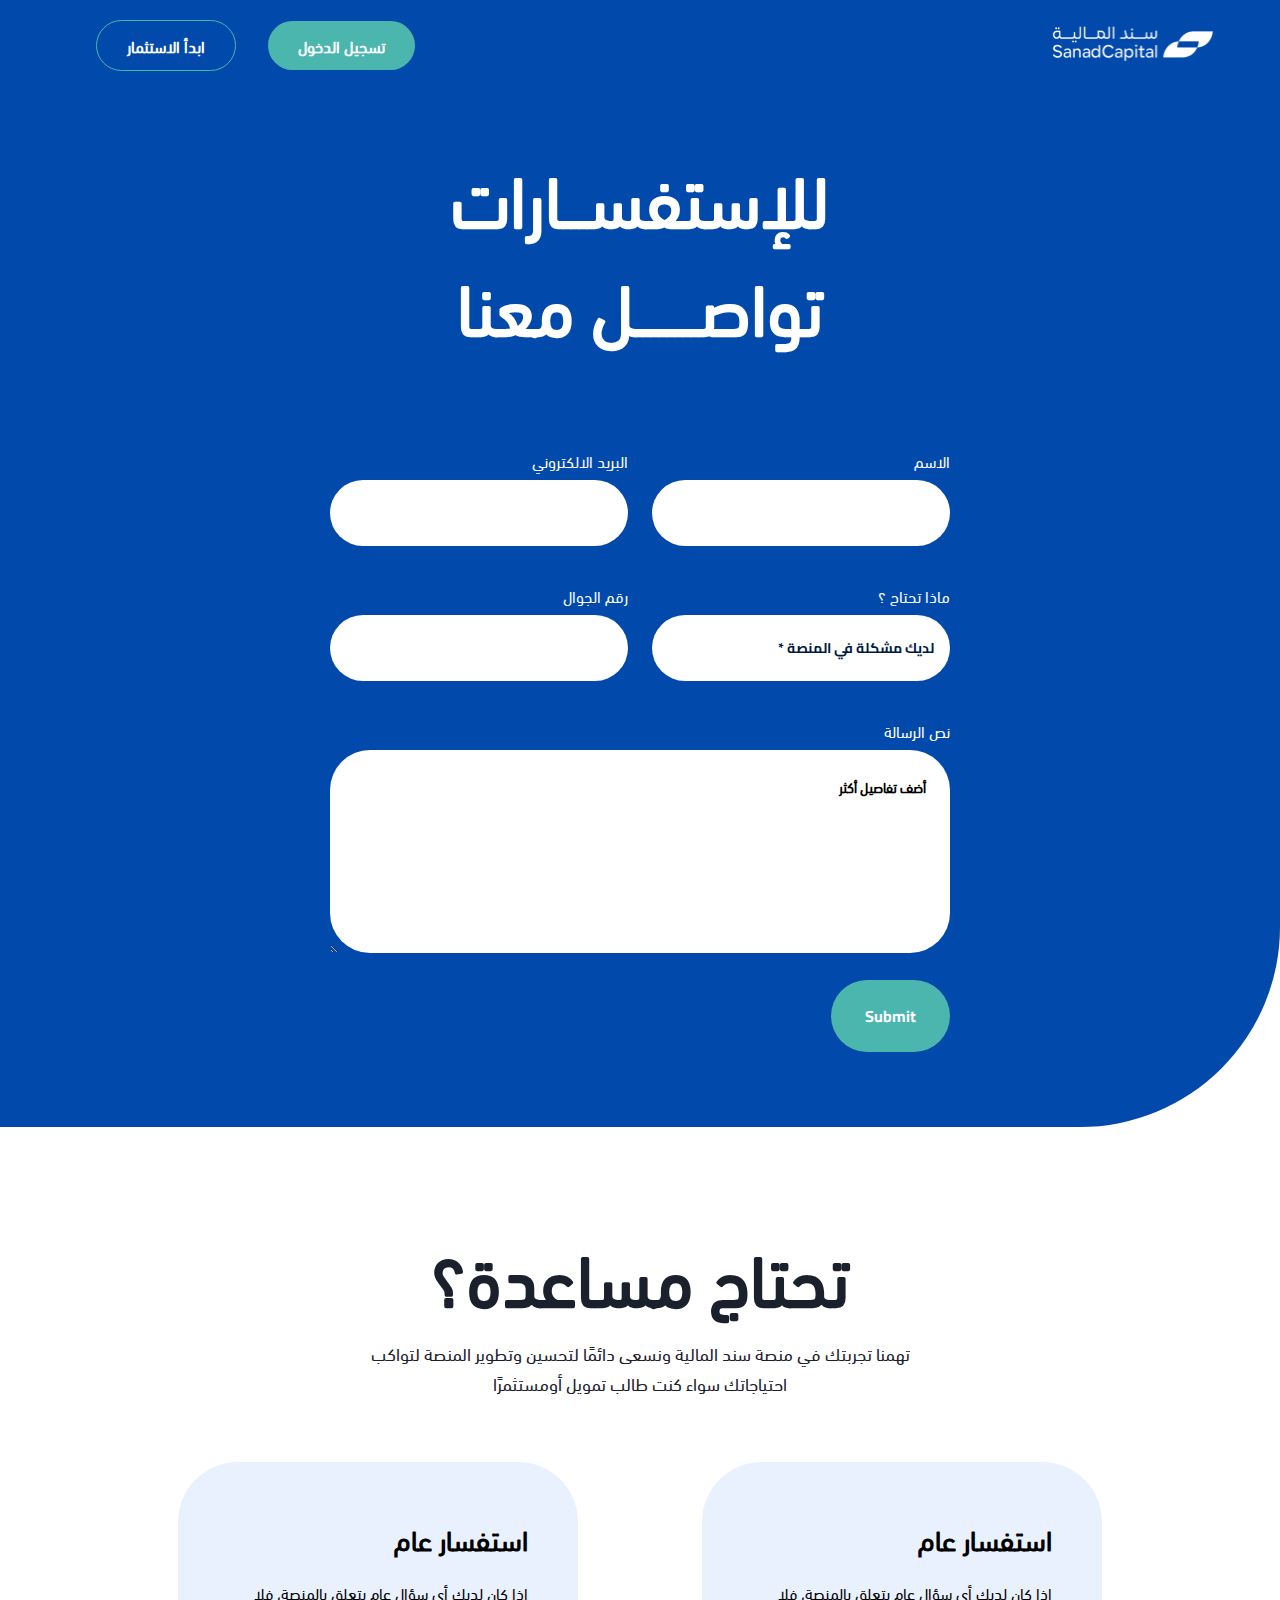
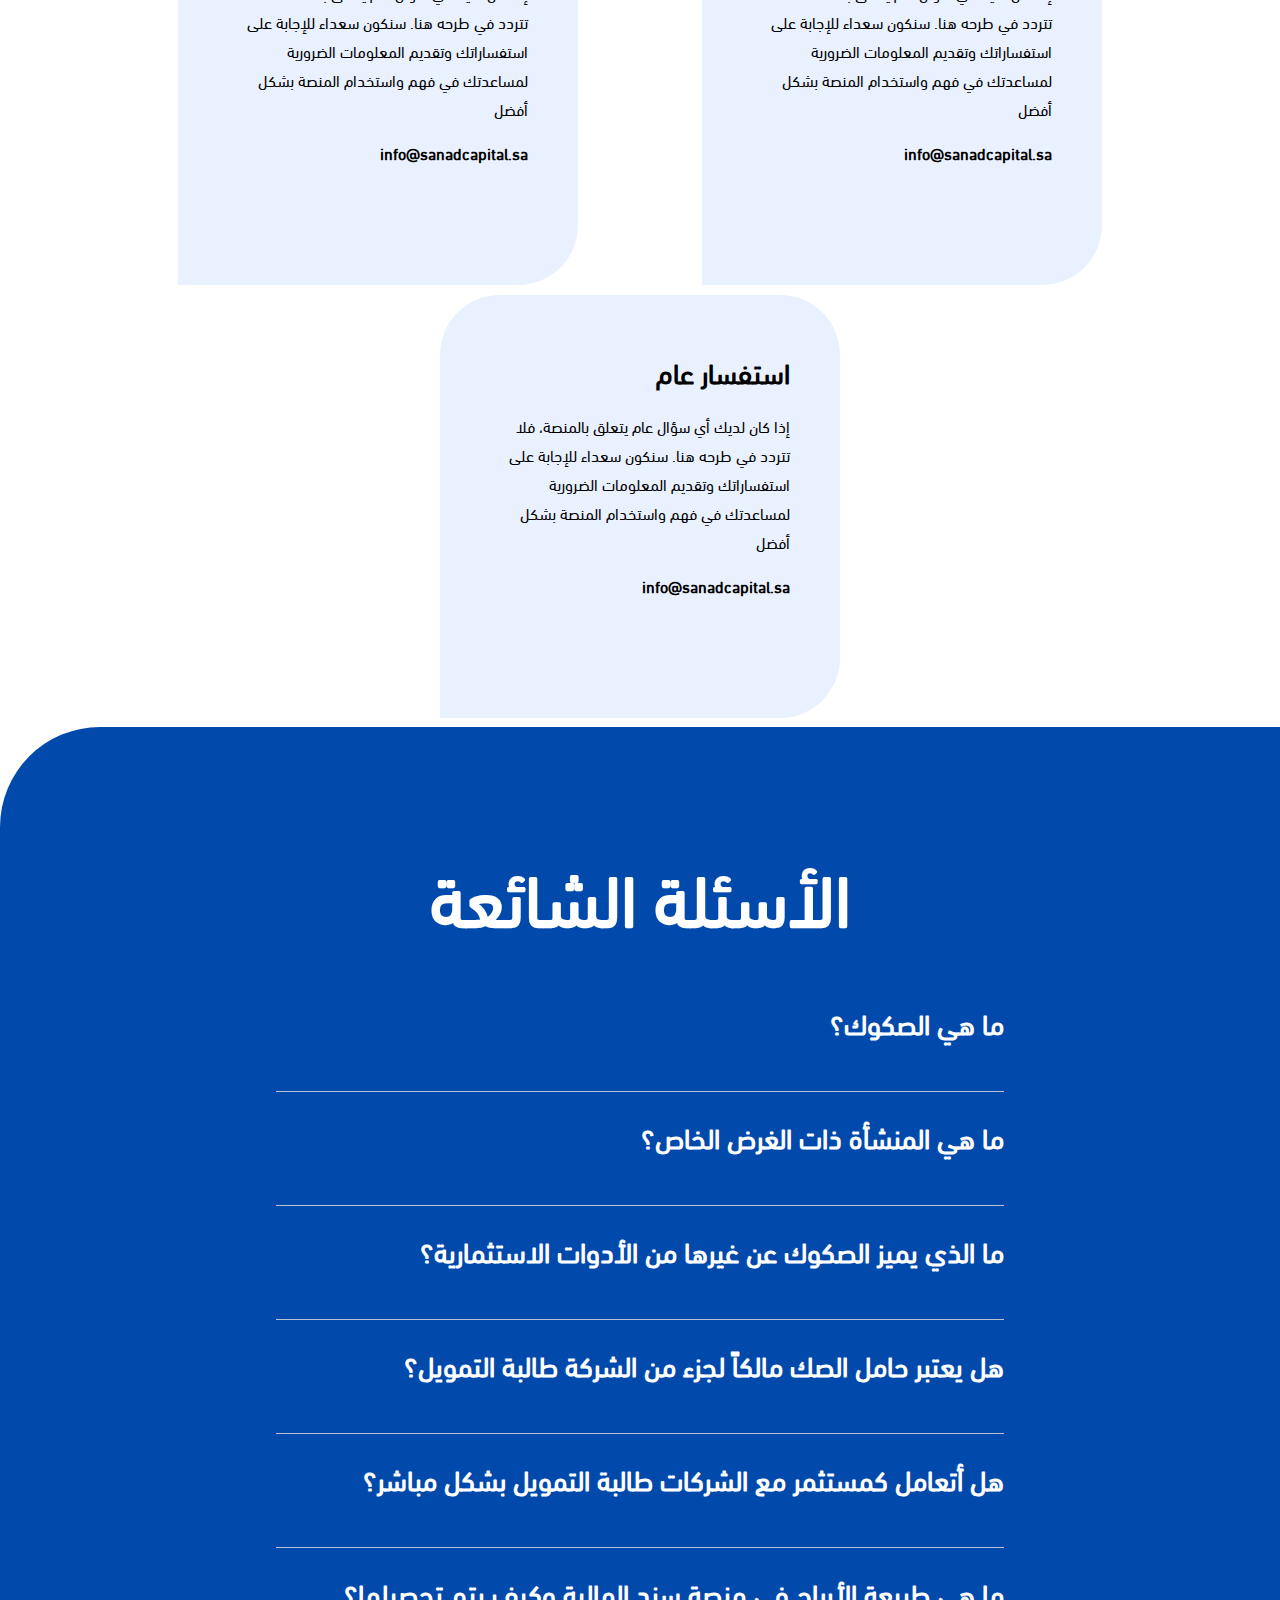
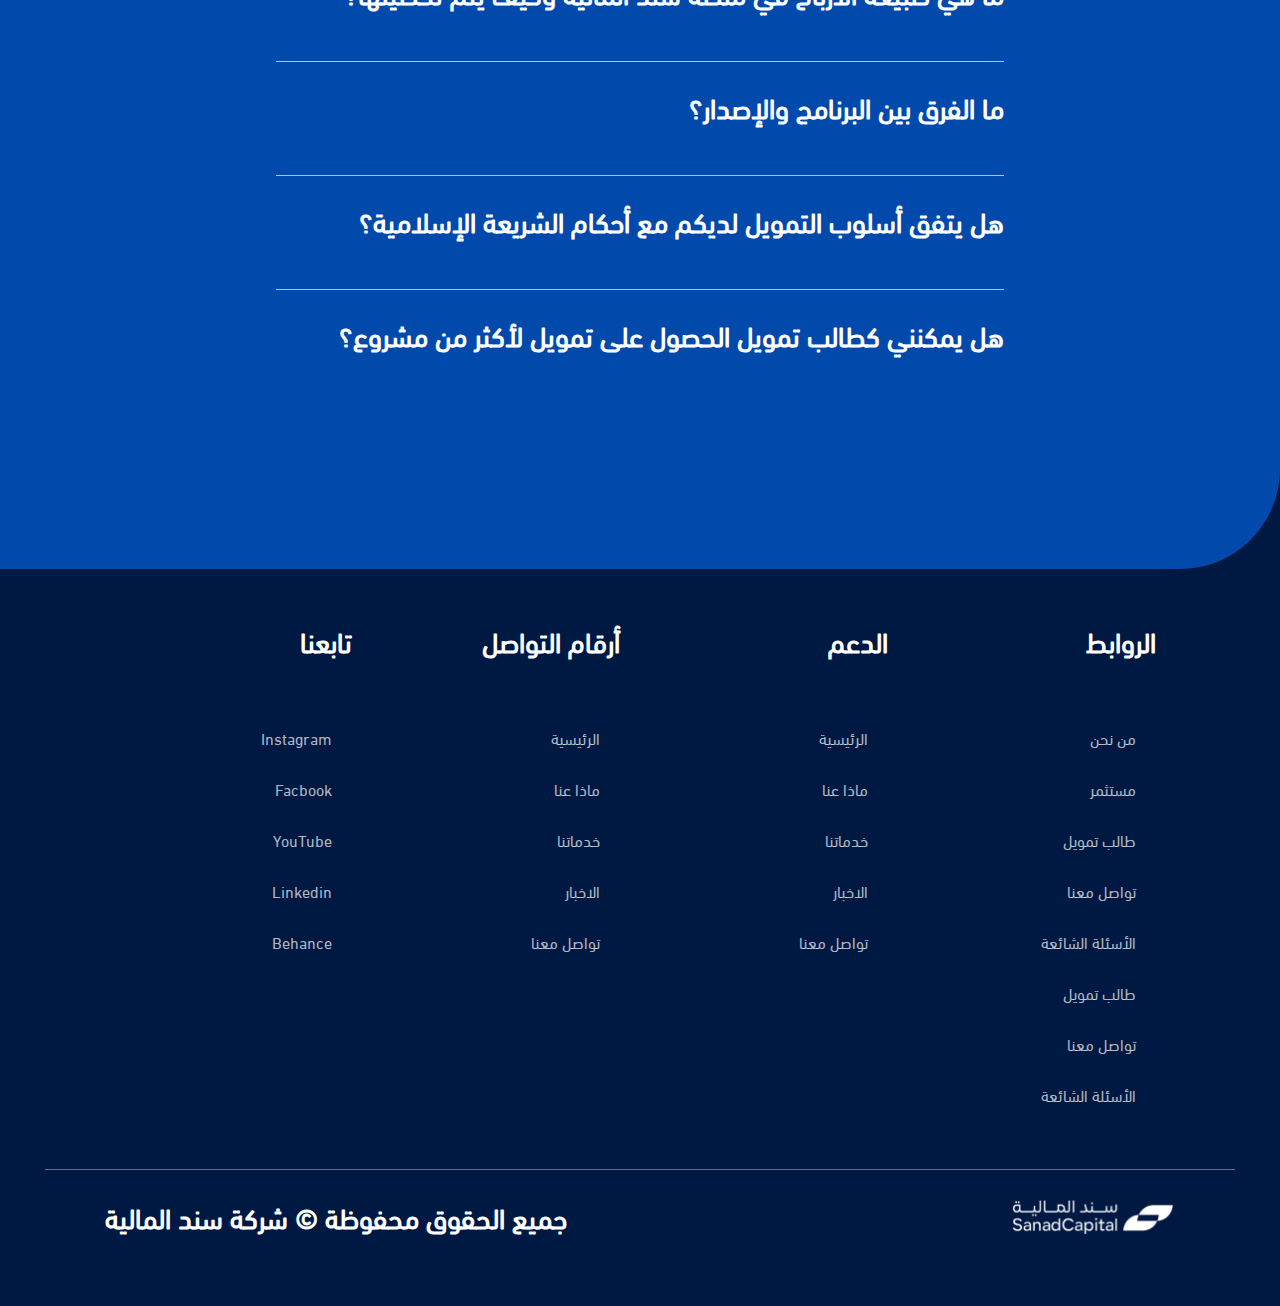
<file: contact.html>
<!DOCTYPE html>
<html lang="en">
  <head>
    <meta charset="UTF-8" />
    <meta http-equiv="X-UA-Compatible" content="IE=edge" />
    <meta name="viewport" content="width=device-width, initial-scale=1.0" />
    <title>سند المالية | تواصل معنا</title>
    <link
      rel="icon"
      href="./assets/images/sanad-bsckground.png"
      type="image/x-icon"
    />
    <!-- fonts google -->
    <link
      href="https://fonts.googleapis.com/css2?family=Cairo:wght@300;400;600;700;900&family=Qahiri&family=Rakkas&display=swap"
      rel="stylesheet"
    />
    <!-- fontawsome -->
    <link
      rel="stylesheet"
      href="https://cdnjs.cloudflare.com/ajax/libs/font-awesome/6.4.0/css/all.min.css"
      integrity="sha512-iecdLmaskl7CVkqkXNQ/ZH/XLlvWZOJyj7Yy7tcenmpD1ypASozpmT/E0iPtmFIB46ZmdtAc9eNBvH0H/ZpiBw=="
      crossorigin="anonymous"
      referrerpolicy="no-referrer"
    />
    <link rel="stylesheet" href="./css/contact.css" />
    <link rel="stylesheet" href="./css/responsive.css" />
  </head>

  <body>
    <!-- Start Nav -->
    <nav class="nav">
      <div class="container">
        <div class="row">
          <div class="logo">
            <img id="logo" src="./assets/images/sanad-logo.png" alt="logo" />
          </div>
          <ul class="links">
            <li>
              <a href="#">من نحن</a>
            </li>
            <li>
              <a href="#">مستثمر</a>
            </li>
            <li>
              <a href="#">طالب تمويل</a>
            </li>
            <li>
              <a href="#">تواصل معنا</a>
            </li>
            <li>
              <a href="#">الأسئلة الشائعة</a>
            </li>
          </ul>
          <div class="navbar-actions">
            <button class="primary-btn">تسجيل الدخول</button>
            <button class="secondary-btn">ابدأ الاستثمار</button>
            <div class="toggle">
              <i class="fa fa-bars"></i>
            </div>
          </div>
          <ul class="links-mobile">
            <li>
              <a href="#">من نحن</a>
            </li>
            <li>
              <a href="#">مستثمر</a>
            </li>
            <li>
              <a href="#">طالب تمويل</a>
            </li>
            <li>
              <a href="#">تواصل معنا</a>
            </li>
            <li>
              <a href="#">الأسئلة الشائعة</a>
            </li>
          </ul>
        </div>
      </div>
    </nav>
    <!--End Nav -->

    <!-- Start Contact Hero Section -->
    <section class="hero">
      <div class="container">
        <div class="contact-title">
          <h1>
            للإستفســـارات<br />
            تواصــــــــل معنا
          </h1>
        </div>

        <!-- Form -->
        <form>
          <div class="large-group">
            <div class="small-group">
              <div class="form-label">
                <label for="firstname">الاسم</label>
                <input id="firstname" type="text" name="firstname" />
              </div>

              <div class="form-label">
                <label for="lastname">البريد الالكتروني</label>
                <input for="lastname" type="email" name="lastname" />
              </div>

              <div class="form-label">
                <label for="fruit">ماذا تحتاج ؟</label>
                <select name="problems">
                  <option>لديك مشكلة في المنصة *</option>
                  <option>لديك استفسار عام</option>
                  <option>لديك اقتراح أو توصية</option>
                </select>
              </div>

              <div class="form-label">
                <label for="phonenumber">رقم الجوال</label>
                <input id="phonenumber" type="tel" name="phonenumber" />
              </div>
            </div>

            <div class="textarea-div">
              <label for="message">نص الرسالة</label>
              <textarea id="message" type="text" name="message">
أضف تفاصيل أكثر</textarea
              >
            </div>

            <input
              id="submit"
              class="primary-btn btn"
              type="submit"
              name="ارسال"
            />
          </div>
        </form>
      </div>
    </section>
    <!-- End Contact Hero Section -->

    <!-- Start Need Help Section -->
    <section class="need-help" id="needHelp">
      <div class="container">
        <div class="section-header">
          <h1>تحتاج مساعدة؟</h1>
          <p>
            تهمنا تجربتك في منصة سند المالية ونسعى دائمًا لتحسين وتطوير المنصة
            لتواكب <br />
            احتياجاتك سواء كنت طالب تمويل أومستثمرًا
          </p>
        </div>

        <div class="cards">
          <div class="card">
            <div class="icon"><i class="fa-regular fa-paper-plane"></i></div>
            <div class="card-title">
              <h4>استفسار عام</h4>
            </div>
            <div class="card-desc">
              <p>
                إذا كان لديك أي سؤال عام يتعلق بالمنصة، فلا تتردد في طرحه هنا.
                سنكون سعداء للإجابة على استفساراتك وتقديم المعلومات الضرورية
                لمساعدتك في فهم واستخدام المنصة بشكل أفضل
              </p>
            </div>
            <div class="card-publisher">
              <strong>info@sanadcapital.sa</strong>
            </div>
          </div>
          <div class="card">
            <div class="icon"><i class="fa-regular fa-hourglass-half"></i></div>
            <div class="card-title">
              <h4>استفسار عام</h4>
            </div>
            <div class="card-desc">
              <p>
                إذا كان لديك أي سؤال عام يتعلق بالمنصة، فلا تتردد في طرحه هنا.
                سنكون سعداء للإجابة على استفساراتك وتقديم المعلومات الضرورية
                لمساعدتك في فهم واستخدام المنصة بشكل أفضل
              </p>
            </div>
            <div class="card-publisher">
              <strong>info@sanadcapital.sa</strong>
            </div>
          </div>
          <div class="card">
            <div class="icon"><i class="fa-regular fa-hourglass-half"></i></div>
            <div class="card-title">
              <h4>استفسار عام</h4>
            </div>
            <div class="card-desc">
              <p>
                إذا كان لديك أي سؤال عام يتعلق بالمنصة، فلا تتردد في طرحه هنا.
                سنكون سعداء للإجابة على استفساراتك وتقديم المعلومات الضرورية
                لمساعدتك في فهم واستخدام المنصة بشكل أفضل
              </p>
            </div>
            <div class="card-publisher">
              <strong>info@sanadcapital.sa</strong>
            </div>
          </div>
        </div>
      </div>
    </section>
    <!-- End Need Help Section -->

    <!-- Start FAQ Section -->
    <section class="contact-faq">
      <img src="./assets/svg/GROUP.svg" alt="" class="hidden-svg right-svg" />
      <div class="container">
        <div class="section-title">
          <h1>الأسئلة الشائعة</h1>
        </div>

        <div class="accordion">
          <ul>
            <li style="border-top: none">
              <input type="checkbox" checked />
              <div class="accordion-header">
                <h4>ما هي الصكوك؟</h4>
                <div class="close">
                  <i class="fa-solid fa-chevron-down"></i>
                </div>
              </div>

              <p>
                الصكوك أوراق مالية متوافقة مع الشريعة الإسلامية تمثل حصة مشاعة
                في ملكية أصل ما سواء كان مشروعًا منجزًا أو قيد الإنشاء أو
                استثماراً معيناً أو أصولاً غير مالية، أو منافع، أو خدمات أو
                مزيجاً من ذلك كله. تصدرها جهات معينة لتطوير مشاريع محددة وتلتزم
                الجهة المصدرة لهذه الصكوك بتوزيع أرباح نقدية بشكل دوري لحملة
                الصكوك وإعادة رأس المال في مدة محددة.
              </p>
            </li>
            <li>
              <input type="checkbox" checked />
              <div class="accordion-header">
                <h4>ما هي المنشأة ذات الغرض الخاص؟</h4>
                <div class="close">
                  <i class="fa-solid fa-chevron-down"></i>
                </div>
              </div>
              <p></p>
            </li>
            <li>
              <input type="checkbox" checked />
              <div class="accordion-header">
                <h4>ما الذي يميز الصكوك عن غيرها من الأدوات الاستثمارية؟</h4>
                <div class="close">
                  <i class="fa-solid fa-chevron-down"></i>
                </div>
              </div>
              <p></p>
            </li>
            <li>
              <input type="checkbox" checked />
              <div class="accordion-header">
                <h4>هل يعتبر حامل الصك مالكاً لجزء من الشركة طالبة التمويل؟</h4>
                <div class="close">
                  <i class="fa-solid fa-chevron-down"></i>
                </div>
              </div>
              <p></p>
            </li>
            <li>
              <input type="checkbox" checked />
              <div class="accordion-header">
                <h4>هل أتعامل كمستثمر مع الشركات طالبة التمويل بشكل مباشر؟</h4>
                <div class="close">
                  <i class="fa-solid fa-chevron-down"></i>
                </div>
              </div>
              <p></p>
            </li>
            <li>
              <input type="checkbox" checked />
              <div class="accordion-header">
                <h4>
                  ما هي طبيعة الأرباح في منصة سند المالية وكيف يتم تحصيلها؟
                </h4>
                <div class="close">
                  <i class="fa-solid fa-chevron-down"></i>
                </div>
              </div>
              <p></p>
            </li>
            <li>
              <input type="checkbox" checked />
              <div class="accordion-header">
                <h4>ما الفرق بين البرنامج والإصدار؟</h4>
                <div class="close">
                  <i class="fa-solid fa-chevron-down"></i>
                </div>
              </div>
              <p></p>
            </li>
            <li>
              <input type="checkbox" checked />
              <div class="accordion-header">
                <h4>هل يتفق أسلوب التمويل لديكم مع أحكام الشريعة الإسلامية؟</h4>
                <div class="close">
                  <i class="fa-solid fa-chevron-down"></i>
                </div>
              </div>
              <p></p>
            </li>
            <li>
              <input type="checkbox" checked />
              <div class="accordion-header">
                <h4>هل يمكنني كطالب تمويل الحصول على تمويل لأكثر من مشروع؟</h4>
                <div class="close">
                  <i class="fa-solid fa-chevron-down"></i>
                </div>
              </div>
              <p></p>
            </li>
          </ul>
        </div>
      </div>
      <img src="./assets/svg/GROUP2.svg" alt="" class="hidden-svg bottom-svg" />
    </section>
    <!-- End FAQ Section -->
    <footer class="footer">
      <div class="container">
        <div class="footer__row">
          <div class="footer__column">
            <h4 class="footer__title">الروابط</h4>
            <ul class="footer__links">
              <li>
                <a href="#">من نحن</a>
              </li>
              <li>
                <a href="#">مستثمر</a>
              </li>
              <li>
                <a href="#">طالب تمويل</a>
              </li>
              <li>
                <a href="#">تواصل معنا</a>
              </li>
              <li>
                <a href="#">الأسئلة الشائعة</a>
              </li>
              <li>
                <a href="#">طالب تمويل</a>
              </li>
              <li>
                <a href="#">تواصل معنا</a>
              </li>
              <li>
                <a href="#">الأسئلة الشائعة</a>
              </li>
            </ul>
          </div>
          <div class="footer__column">
            <h4 class="footer__title">الدعم</h4>
            <ul class="footer__links">
              <li>
                <a href="#">الرئيسية</a>
              </li>
              <li>
                <a href="#">ماذا عنا</a>
              </li>
              <li>
                <a href="#">خدماتنا</a>
              </li>
              <li>
                <a href="#">الاخبار</a>
              </li>
              <li>
                <a href="#">تواصل معنا</a>
              </li>
            </ul>
          </div>
          <div class="footer__column">
            <h4 class="footer__title">أرقام التواصل</h4>
            <ul class="footer__links">
              <li>
                <a href="#">الرئيسية</a>
              </li>
              <li>
                <a href="#">ماذا عنا</a>
              </li>
              <li>
                <a href="#">خدماتنا</a>
              </li>
              <li>
                <a href="#">الاخبار</a>
              </li>
              <li>
                <a href="#">تواصل معنا</a>
              </li>
            </ul>
          </div>
          <div class="footer__column">
            <h4 class="footer__title">تابعنا</h4>
            <ul class="footer__links">
              <li>
                <a href="#">Instagram</a>
              </li>
              <li>
                <a href="#">Facbook</a>
              </li>
              <li>
                <a href="#">YouTube</a>
              </li>
              <li>
                <a href="#">Linkedin</a>
              </li>
              <li>
                <a href="#">Behance</a>
              </li>
            </ul>
          </div>
        </div>
      </div>
      <div class="copyright">
        <img src="./assets/images/sanad-logo.png" alt="logo" />
        <h4>جميع الحقوق محفوظة © شركة سند المالية</h4>
      </div>
    </footer>
    <script src="./js/main.js"></script>
  </body>
</html>
</file>
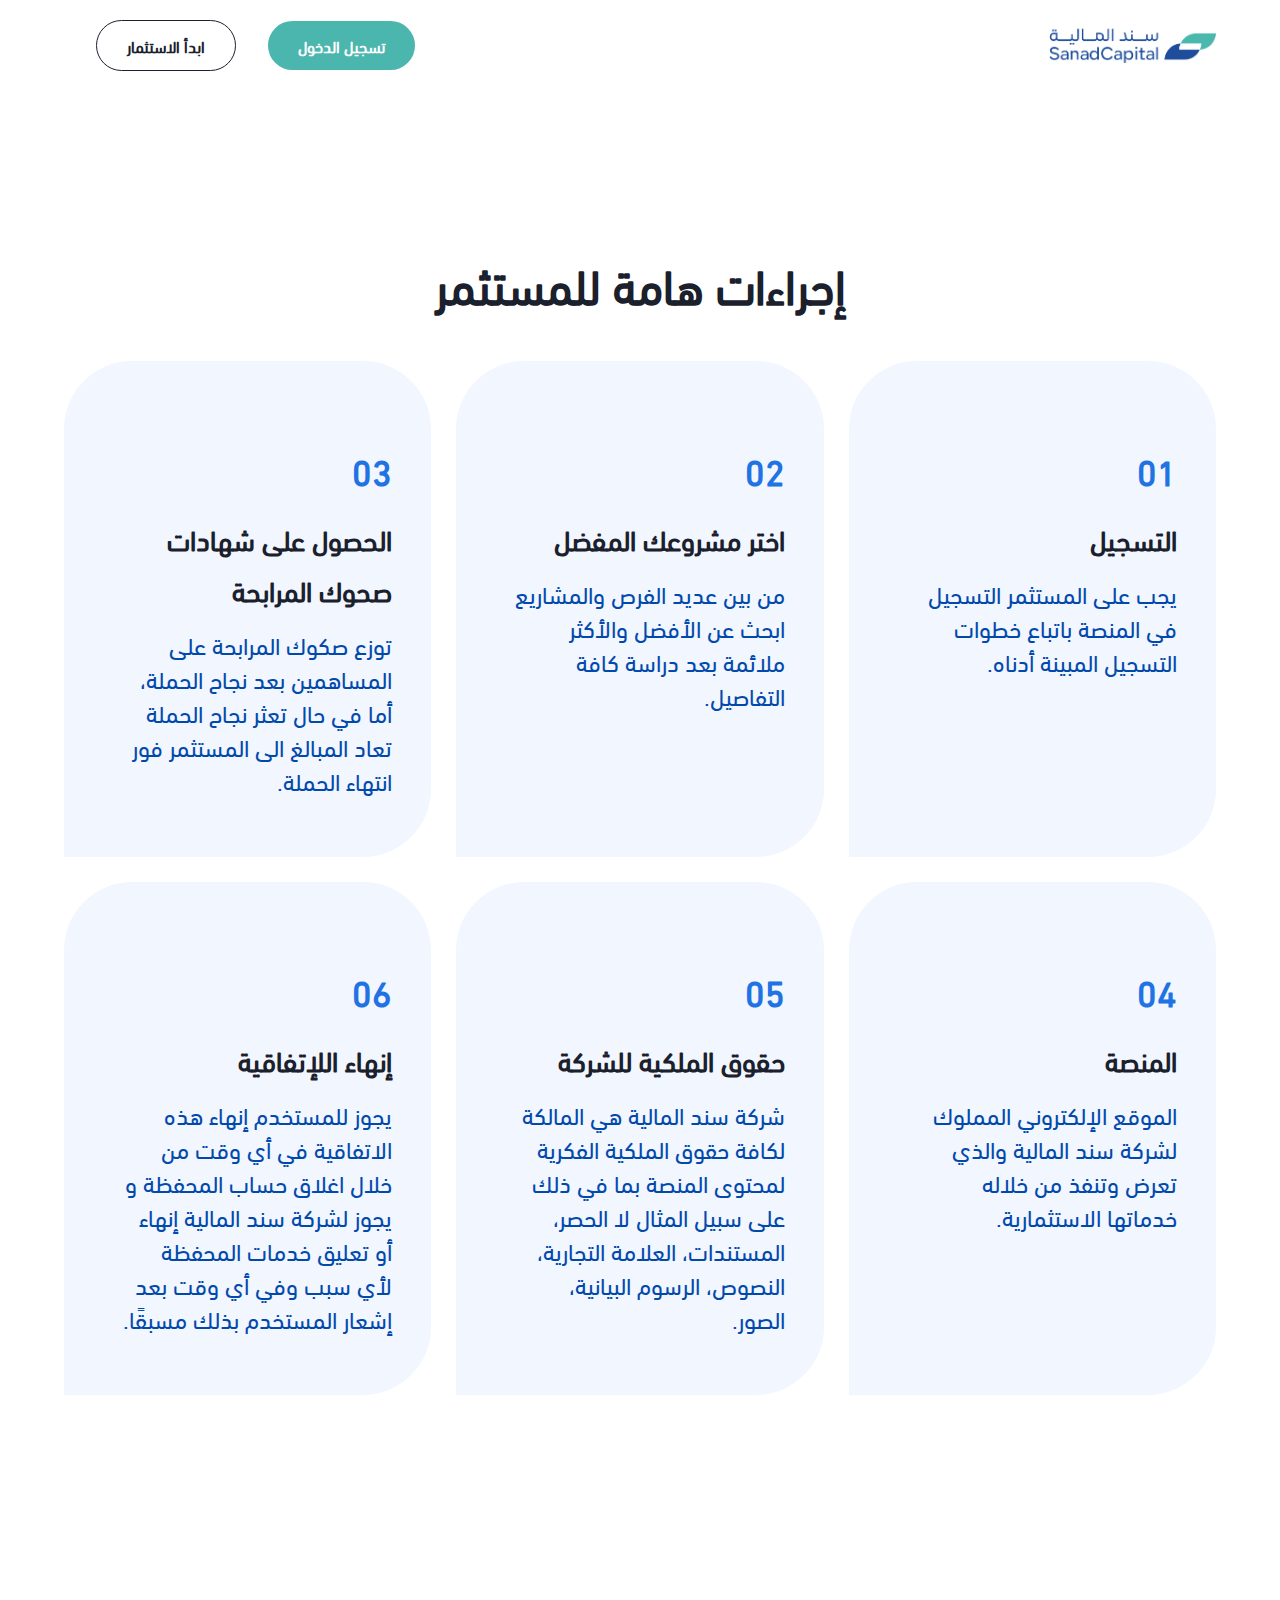
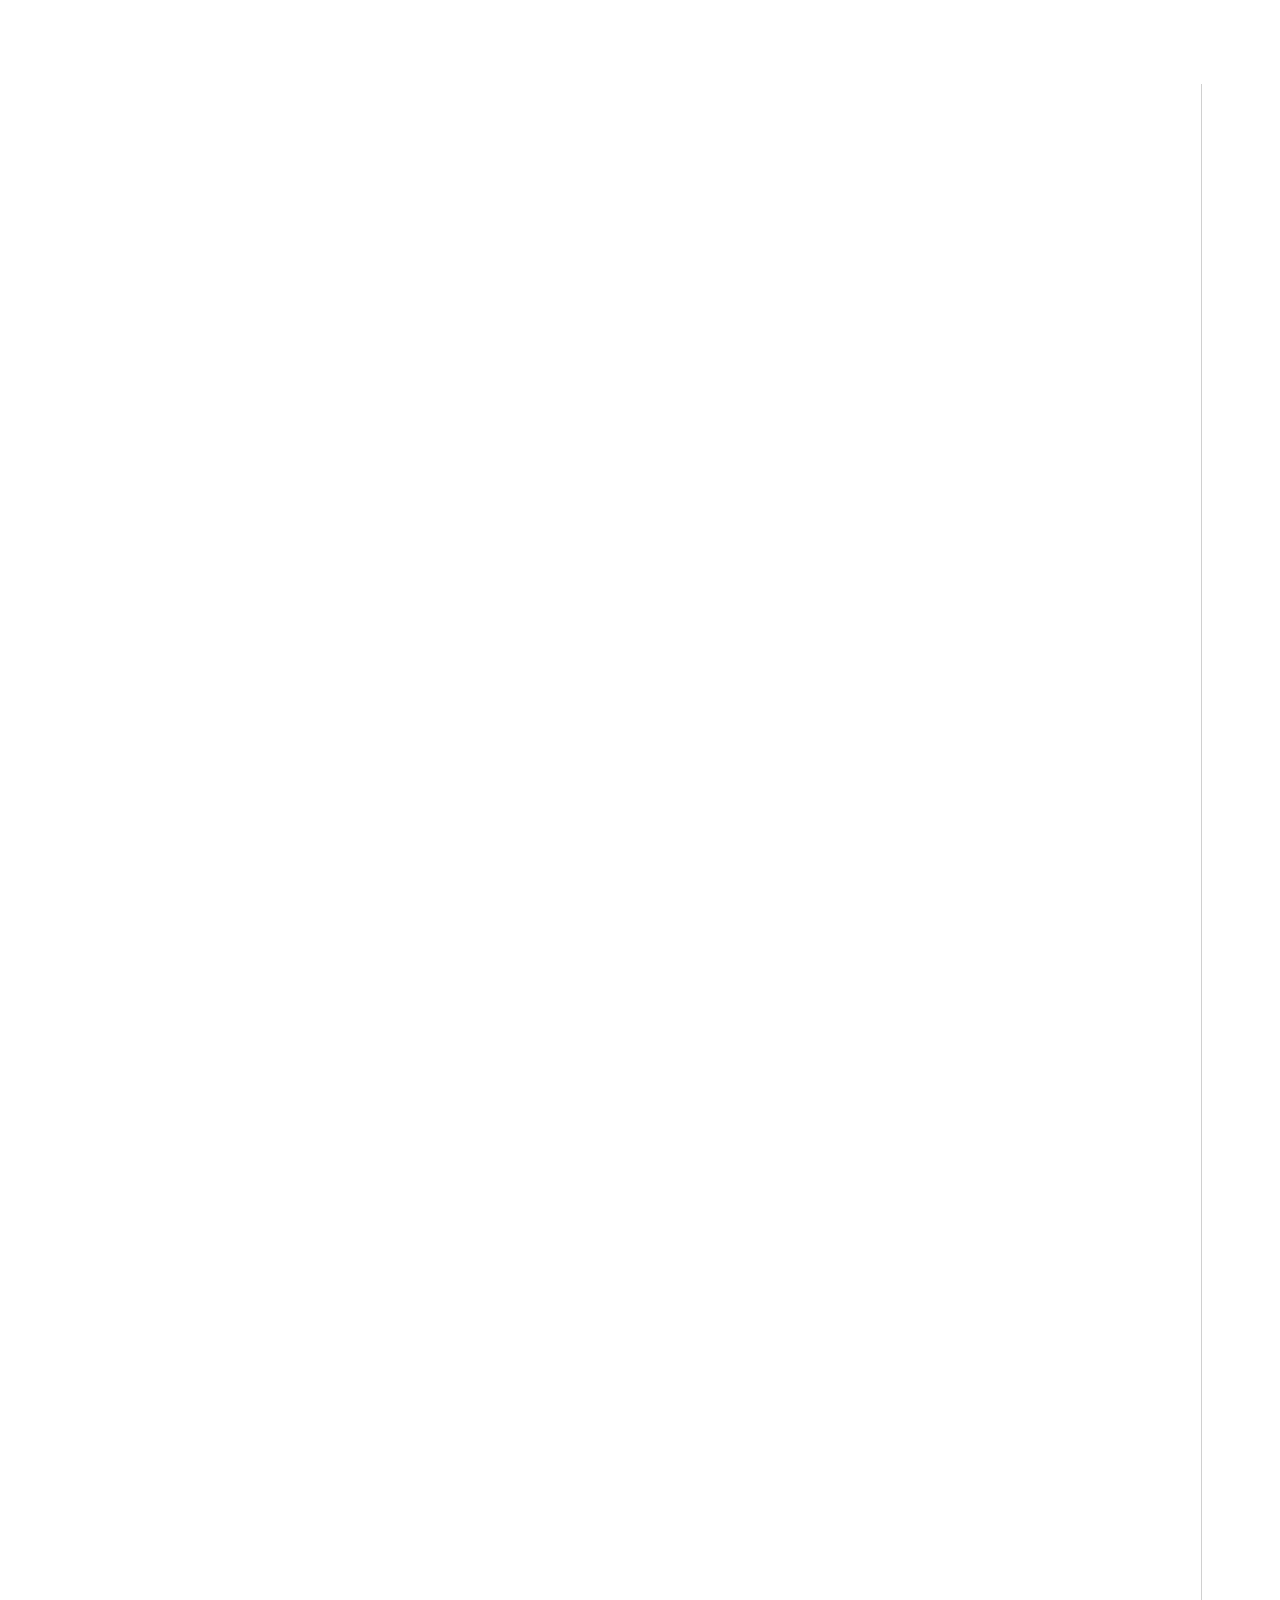
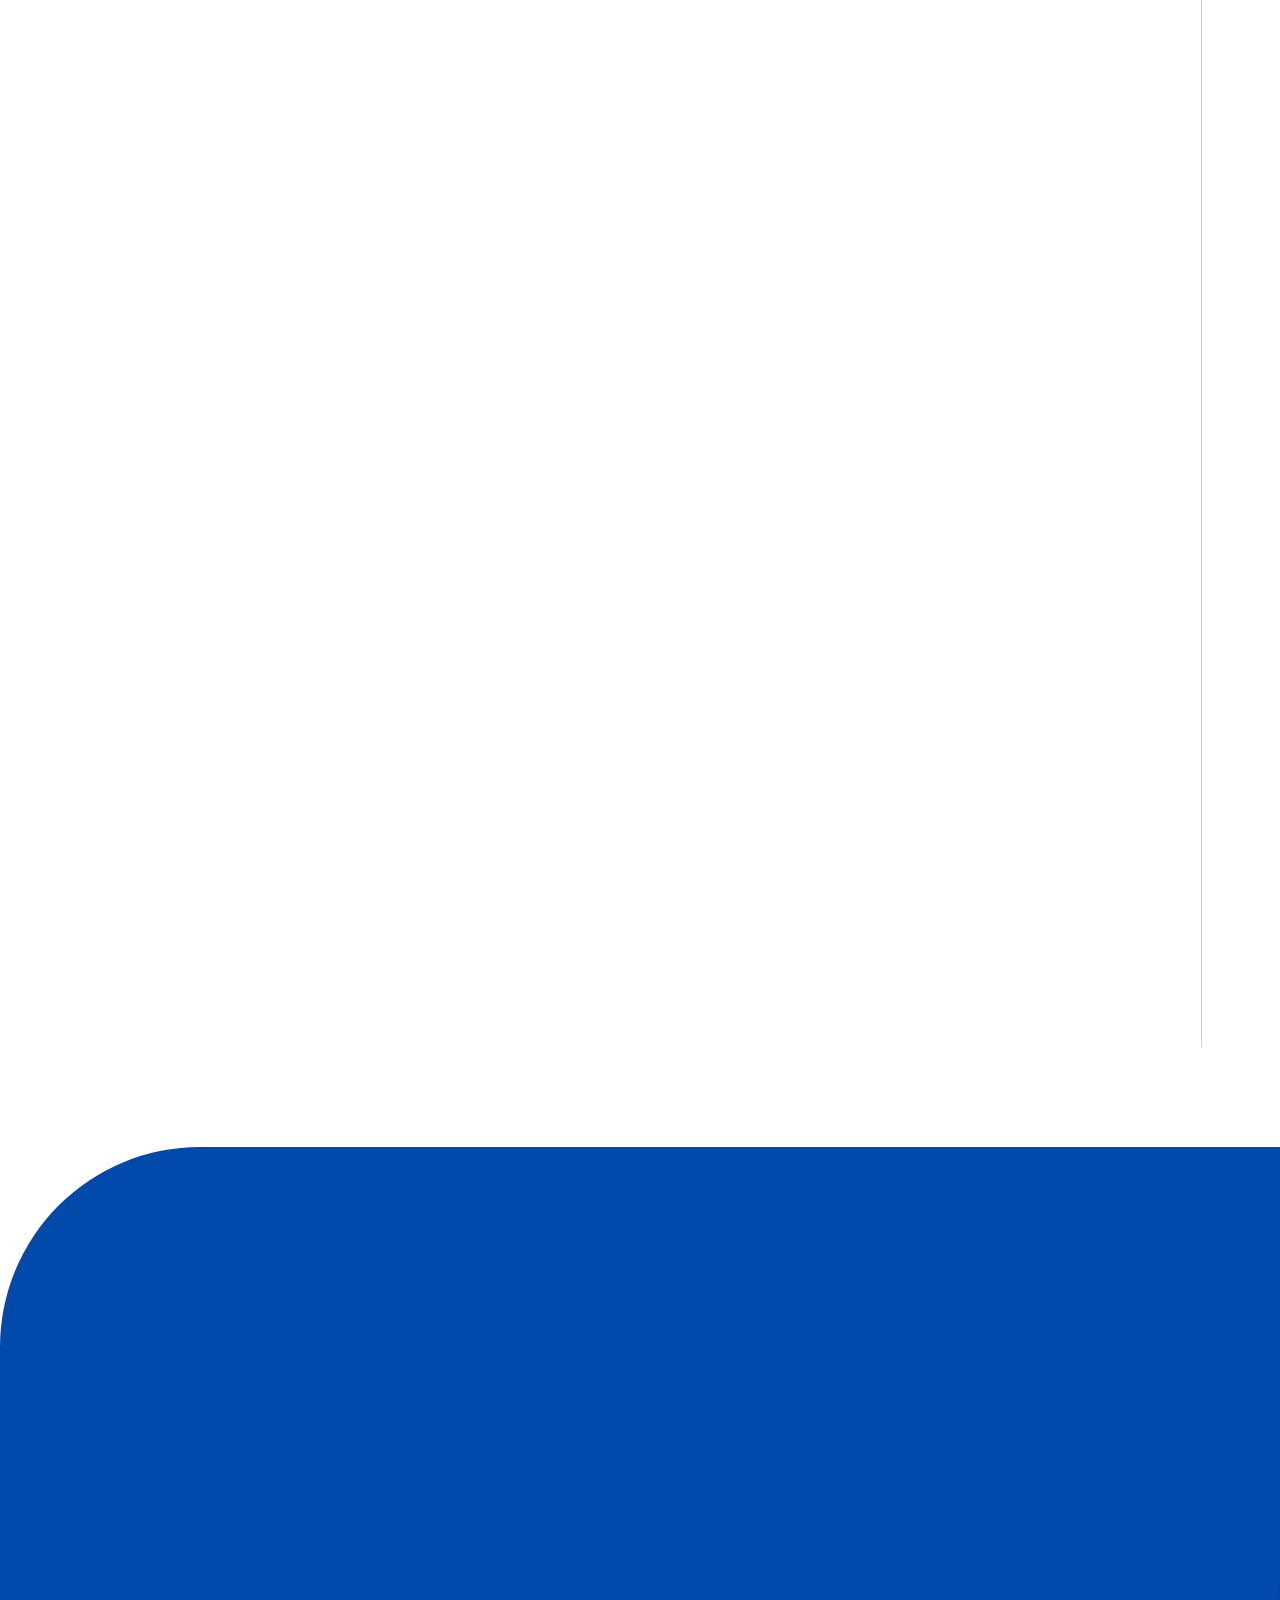
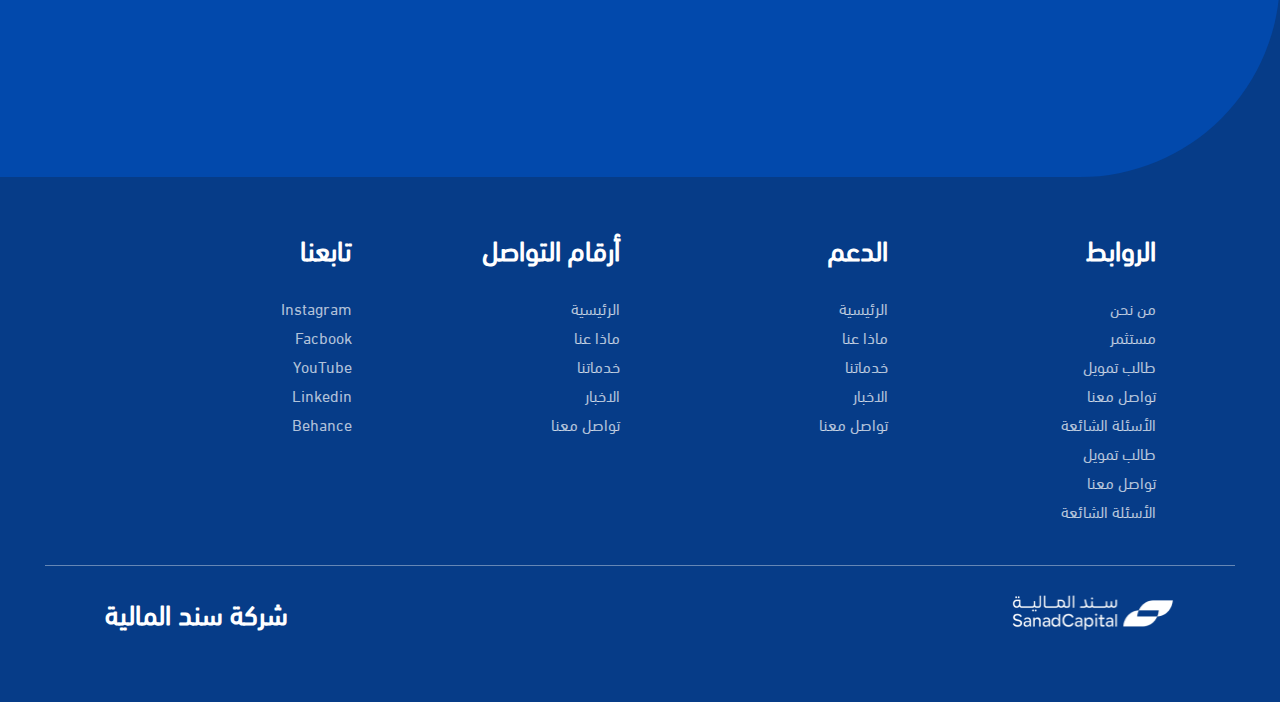
<file: investor.html>
<!DOCTYPE html>
<html lang="en">
  <head>
    <meta charset="UTF-8" />
    <meta http-equiv="X-UA-Compatible" content="IE=edge" />
    <meta name="viewport" content="width=device-width, initial-scale=1.0" />
    <title>سند المالية | الوظائف</title>
    <link
      rel="icon"
      href="./assets/images/sanad-bsckground.png"
      type="image/x-icon"
    />
    <!-- fonts google -->
    <link
      href="https://fonts.googleapis.com/css2?family=Cairo:wght@300;400;600;700;900&family=Qahiri&family=Rakkas&display=swap"
      rel="stylesheet"
    />
    <!-- fontawsome -->
    <link
      rel="stylesheet"
      href="https://cdnjs.cloudflare.com/ajax/libs/font-awesome/6.4.0/css/all.min.css"
      integrity="sha512-iecdLmaskl7CVkqkXNQ/ZH/XLlvWZOJyj7Yy7tcenmpD1ypASozpmT/E0iPtmFIB46ZmdtAc9eNBvH0H/ZpiBw=="
      crossorigin="anonymous"
      referrerpolicy="no-referrer"
    />
    <link rel="stylesheet" href="./css/globals.css" />
    <link rel="stylesheet" href="./css/inverstor.css" />
    <link rel="stylesheet" href="./css/responsive.css" />
  </head>

  <body id="investor">
    <!-- Start Nav -->
    <nav class="nav">
      <div class="container">
        <div class="row">
          <a href="/" class="logo">
            <img id="logo" src="./assets/images/logo.png" alt="logo" />
          </a>
          <ul class="links">
            <li>
              <a href="about.html">من نحن</a>
            </li>
            <li>
              <a href="investor.html">مستثمر</a>
            </li>
            <li>
              <a href="requester.html">طالب تمويل</a>
            </li>
            <li>
              <a href="contact.html">تواصل معنا</a>
            </li>
            <li>
              <a href="terms.html">الأسئلة الشائعة</a>
            </li>
          </ul>
          <div class="navbar-actions">
            <button class="primary-btn">تسجيل الدخول</button>
            <button class="secondary-btn">ابدأ الاستثمار</button>
            <div class="toggle">
              <i class="fa fa-bars"></i>
            </div>
          </div>
          <ul class="links-mobile">
            <li>
              <a href="about.html">من نحن</a>
            </li>
            <li>
              <a href="investor.html">مستثمر</a>
            </li>
            <li>
              <a href="requester.html">طالب تمويل</a>
            </li>
            <li>
              <a href="contact.html">تواصل معنا</a>
            </li>
            <li>
              <a href="terms.html">الأسئلة الشائعة</a>
            </li>
          </ul>
        </div>
      </div>
    </nav>
    <!--End Nav -->
    <main class="inverstor__main">
      <div class="container">
        <h2 class="hero__text-title">إجراءات هامة للمستثمر</h2>

        <div class="terms__body">
          <div class="terms__cards">
            <div class="term__box">
              <span class="term__box-num">01</span>
              <h3 class="term__box-title">التسجيل</h3>
              <p class="term__box-details">
                يجب على المستثمر التسجيل في المنصة باتباع خطوات التسجيل المبينة
                أدناه.
              </p>
            </div>
            <div class="term__box">
              <span class="term__box-num">02</span>
              <h3 class="term__box-title">اختر مشروعك المفضل</h3>
              <p class="term__box-details">
                من بين عديد الفرص والمشاريع ابحث عن الأفضل والأكثر ملائمة بعد
                دراسة كافة التفاصيل.
              </p>
            </div>
            <div class="term__box">
              <span class="term__box-num">03</span>
              <h3 class="term__box-title">الحصول على شهادات صحوك المرابحة</h3>
              <p class="term__box-details">
                توزع صكوك المرابحة على المساهمين بعد نجاح الحملة، أما في حال
                تعثر نجاح الحملة تعاد المبالغ الى المستثمر فور انتهاء الحملة.
              </p>
            </div>
            <div class="term__box">
              <span class="term__box-num">04</span>
              <h3 class="term__box-title">المنصة</h3>
              <p class="term__box-details">
                الموقع الإلكتروني المملوك لشركة سند المالية والذي تعرض وتنفذ من
                خلاله خدماتها الاستثمارية.
              </p>
            </div>
            <div class="term__box">
              <span class="term__box-num">05</span>
              <h3 class="term__box-title">حقوق الملكية للشركة</h3>
              <p class="term__box-details">
                شركة سند المالية هي المالكة لكافة حقوق الملكية الفكرية لمحتوى
                المنصة بما في ذلك على سبيل المثال لا الحصر، المستندات، العلامة
                التجارية، النصوص، الرسوم البيانية، الصور.
              </p>
            </div>
            <div class="term__box">
              <span class="term__box-num">06</span>
              <h3 class="term__box-title">إنهاء اللإتفاقية</h3>
              <p class="term__box-details">
                يجوز للمستخدم إنهاء هذه الاتفاقية في أي وقت من خلال اغلاق حساب
                المحفظة و يجوز لشركة سند المالية إنهاء أو تعليق خدمات المحفظة
                لأي سبب وفي أي وقت بعد إشعار المستخدم بذلك مسبقًا.
              </p>
            </div>
          </div>
          <!-- Start Steps -->
          <section class="steps">
            <div class="content hidden-text">
              <h2 class="steps-title">معلومات هامة للمستثمر</h2>
            </div>
            <div class="timeline">
              <div class="time hidden-step">
                <div class="circle"></div>
                <div class="data">
                  <h2>01</h2>
                  <h4>الشروط الواجب توافرها في المستثمر</h4>
                  <ul>
                    <li>
                      أن يكون مواطناً أو مقيماً في المملكة العربية السعودية
                      بهوية وطنية أو إقامة.
                    </li>
                    <li>
                      أن يمتلك حساب بنكي في أحد البنوك المحلية عوائد ثابتة
                      مرتفعة مقارنة بأنواع الاستثمار الأخرى.
                    </li>
                  </ul>
                </div>
              </div>
              <div class="time hidden-step">
                <div class="circle"></div>
                <div class="data">
                  <h2>02</h2>
                  <h4>الضمانات على الاستثمار</h4>

                  <ul>
                    <li>
                      سند لأمر على الشركة: يتم إصدار سند لأمر على الشركة يغطى
                      قيمة مبلغ التمويل سند لأمر على الملاك يتم إصدار سند لأمر
                      شخصي من خلال منصة نافذ على أكبر الملاك يغطي قيمة مبلغ
                      التمويل.
                    </li>
                    <li>
                      تحويل المستحقات: تحويل مستحقات المشروع الممول إلى حساب
                      المستفيد الافتراضي (تحت إدارة صكوك)
                    </li>
                    <li>
                      الكفالة: إصدار سندات لأمر على شركات أخرى أو اشخاص أو ضمان
                      اعتباري عن طريق خطاب كفالة يوقع عليه من قبل الشركة الأخرى
                      أو الأشخاص الرهن الحصول على أصل من الشركة المستفيدة كضمان
                      يغطي قيمة مبلغ التمويل.
                    </li>
                  </ul>
                </div>
              </div>
              <div class="time hidden-step">
                <div class="circle"></div>
                <div class="data">
                  <h2>03</h2>
                  <h4>الحد الأدنى للاستثمار</h4>
                  <ul>
                    <li>1000 ريال سعودي وهو ما يمثل قيمة الصك الواحد</li>
                  </ul>
                </div>
              </div>
              <div class="time hidden-step">
                <div class="circle"></div>
                <div class="data">
                  <h2>04</h2>
                  <h4>طريقة سداد المستثمر</h4>
                  <ul>
                    <li>
                      عن طريق إيداع المبالغ في حساب المستثمر حسب جدول السداد في
                      نشرة الإصدار للطرح.
                    </li>
                  </ul>
                </div>
              </div>
              <div class="time hidden-step">
                <div class="circle"></div>
                <div class="data">
                  <h2>05</h2>
                  <h4>طريقة إيداع الأموال في منصة سند المالية</h4>
                  <ul>
                    <li>
                      يمكن إيداع الأموال بشحن المحفظة عبر التحويل البنكي إلى
                      حساب المستثمر في سند المالية.
                    </li>
                  </ul>
                </div>
              </div>

              <div class="time hidden-step">
                <div class="circle"></div>
                <div class="data">
                  <h2>06</h2>
                  <h4>متابعة استثماراتك على منصة سند المالية</h4>
                  <ul>
                    <li>
                      يمكنك متابعة استثماراتك عند الدخول إلى حسابك في منصة سند
                      المالية واختيار "استثماراتي"
                    </li>
                  </ul>
                </div>
              </div>
              <div class="time hidden-step">
                <div class="circle"></div>
                <div class="data">
                  <h2>07</h2>
                  <h4>متوسط معدل العائد المتوقع على الاستثمار</h4>
                  <ul>
                    <li>
                      من المتوقع أن يتراوح بين %8 إلى %18 سنوياً، وتعتمد النسبة
                      على طريقة توزيع الاستثمارات واستراتيجياتها. ترتكز العوائد
                      على عدة عوامل، من أبرزها التقييم الائتماني للشركة الطالبة
                      للتمويل ومدة التمويل، ونسبة المخاطر المحتملة.
                    </li>
                  </ul>
                </div>
              </div>

              <div class="time hidden-step">
                <div class="circle"></div>
                <div class="data">
                  <h2>08</h2>
                  <h4>طرق السداد للمستثمرين</h4>
                  <ul>
                    <li>
                      يسدد مبلغ الاستثمار مع العوائد للمستثمرين حسب جدول السداد
                      في نشرة الإصدار للطرح، عبر إيداع المبالغ في حسابات
                      المستثمرين.
                    </li>
                  </ul>
                </div>
              </div>
              <div class="time hidden-step">
                <div class="circle"></div>
                <div class="data">
                  <h2>09</h2>
                  <h4>الحصول على الأرباح من الفرص</h4>
                  <ul>
                    <li>
                      لكل فرصة استثمارية جدول توزيعات مختلف، قد تكون ربع سنوية
                      أو نصف سنوية، أو تسدد دفعة واحدة وتسمى إطفاء صكوك.
                    </li>
                  </ul>
                </div>
              </div>
            </div>
          </section>
          <!-- End Steps -->
        </div>
        <!--/.terms__body -->
      </div>
    </main>
    <!-- Start Last section -->
    <section class="last">
      <section class="head">
        <section class="contact">
          <div class="container hidden-text">
            <h2>اتصل بنا اليوم للحصول على استشارة مجانية</h2>
            <div class="btns">
              <button class="secondary-btn">خدمتنا</button>
              <button class="primary-btn">تواصل معنا</button>
            </div>
          </div>
          <img src="./assets/svg/I3.svg" alt="" class="svg-bg hidden-svg" />
        </section>

        <footer class="footer">
          <div class="container">
            <div class="footer__row">
              <div class="footer__column">
                <h4 class="footer__title">الروابط</h4>
                <ul class="footer__links">
                  <li>
                    <a href="#">من نحن</a>
                  </li>
                  <li>
                    <a href="#">مستثمر</a>
                  </li>
                  <li>
                    <a href="#">طالب تمويل</a>
                  </li>
                  <li>
                    <a href="#">تواصل معنا</a>
                  </li>
                  <li>
                    <a href="#">الأسئلة الشائعة</a>
                  </li>
                  <li>
                    <a href="#">طالب تمويل</a>
                  </li>
                  <li>
                    <a href="#">تواصل معنا</a>
                  </li>
                  <li>
                    <a href="#">الأسئلة الشائعة</a>
                  </li>
                </ul>
              </div>
              <div class="footer__column">
                <h4 class="footer__title">الدعم</h4>
                <ul class="footer__links">
                  <li>
                    <a href="#">الرئيسية</a>
                  </li>
                  <li>
                    <a href="#">ماذا عنا</a>
                  </li>
                  <li>
                    <a href="#">خدماتنا</a>
                  </li>
                  <li>
                    <a href="#">الاخبار</a>
                  </li>
                  <li>
                    <a href="#">تواصل معنا</a>
                  </li>
                </ul>
              </div>
              <div class="footer__column">
                <h4 class="footer__title">أرقام التواصل</h4>
                <ul class="footer__links">
                  <li>
                    <a href="#">الرئيسية</a>
                  </li>
                  <li>
                    <a href="#">ماذا عنا</a>
                  </li>
                  <li>
                    <a href="#">خدماتنا</a>
                  </li>
                  <li>
                    <a href="#">الاخبار</a>
                  </li>
                  <li>
                    <a href="#">تواصل معنا</a>
                  </li>
                </ul>
              </div>
              <div class="footer__column">
                <h4 class="footer__title">تابعنا</h4>
                <ul class="footer__links">
                  <li>
                    <a href="#">Instagram</a>
                  </li>
                  <li>
                    <a href="#">Facbook</a>
                  </li>
                  <li>
                    <a href="#">YouTube</a>
                  </li>
                  <li>
                    <a href="#">Linkedin</a>
                  </li>
                  <li>
                    <a href="#">Behance</a>
                  </li>
                </ul>
              </div>
            </div>
          </div>
          <div class="copyright">
            <img src="./assets/images/sanad-logo.png" alt="logo" />
            <h4>شركة سند المالية</h4>
          </div>
        </footer>
      </section>
      <div class="layer-zero"></div>
    </section>
    <!-- End Last -->

    <script>
      /* ===========================================================
        Toggle Aside Tabs
        ==========================================================*/

      let asideOpenBtn = document.querySelector(".aside-open");
      let asideCloseBtn = document.querySelector(".aside-close");
      let asideTabs = document.querySelector(".aside__tabs-mobile");

      asideOpenBtn.onclick = function () {
        asideTabs.classList.add("collapse");
      };
      asideCloseBtn.onclick = function () {
        asideTabs.classList.remove("collapse");
      };
    </script>
    <script src="./js/main.js"></script>
  </body>
</html>
</file>
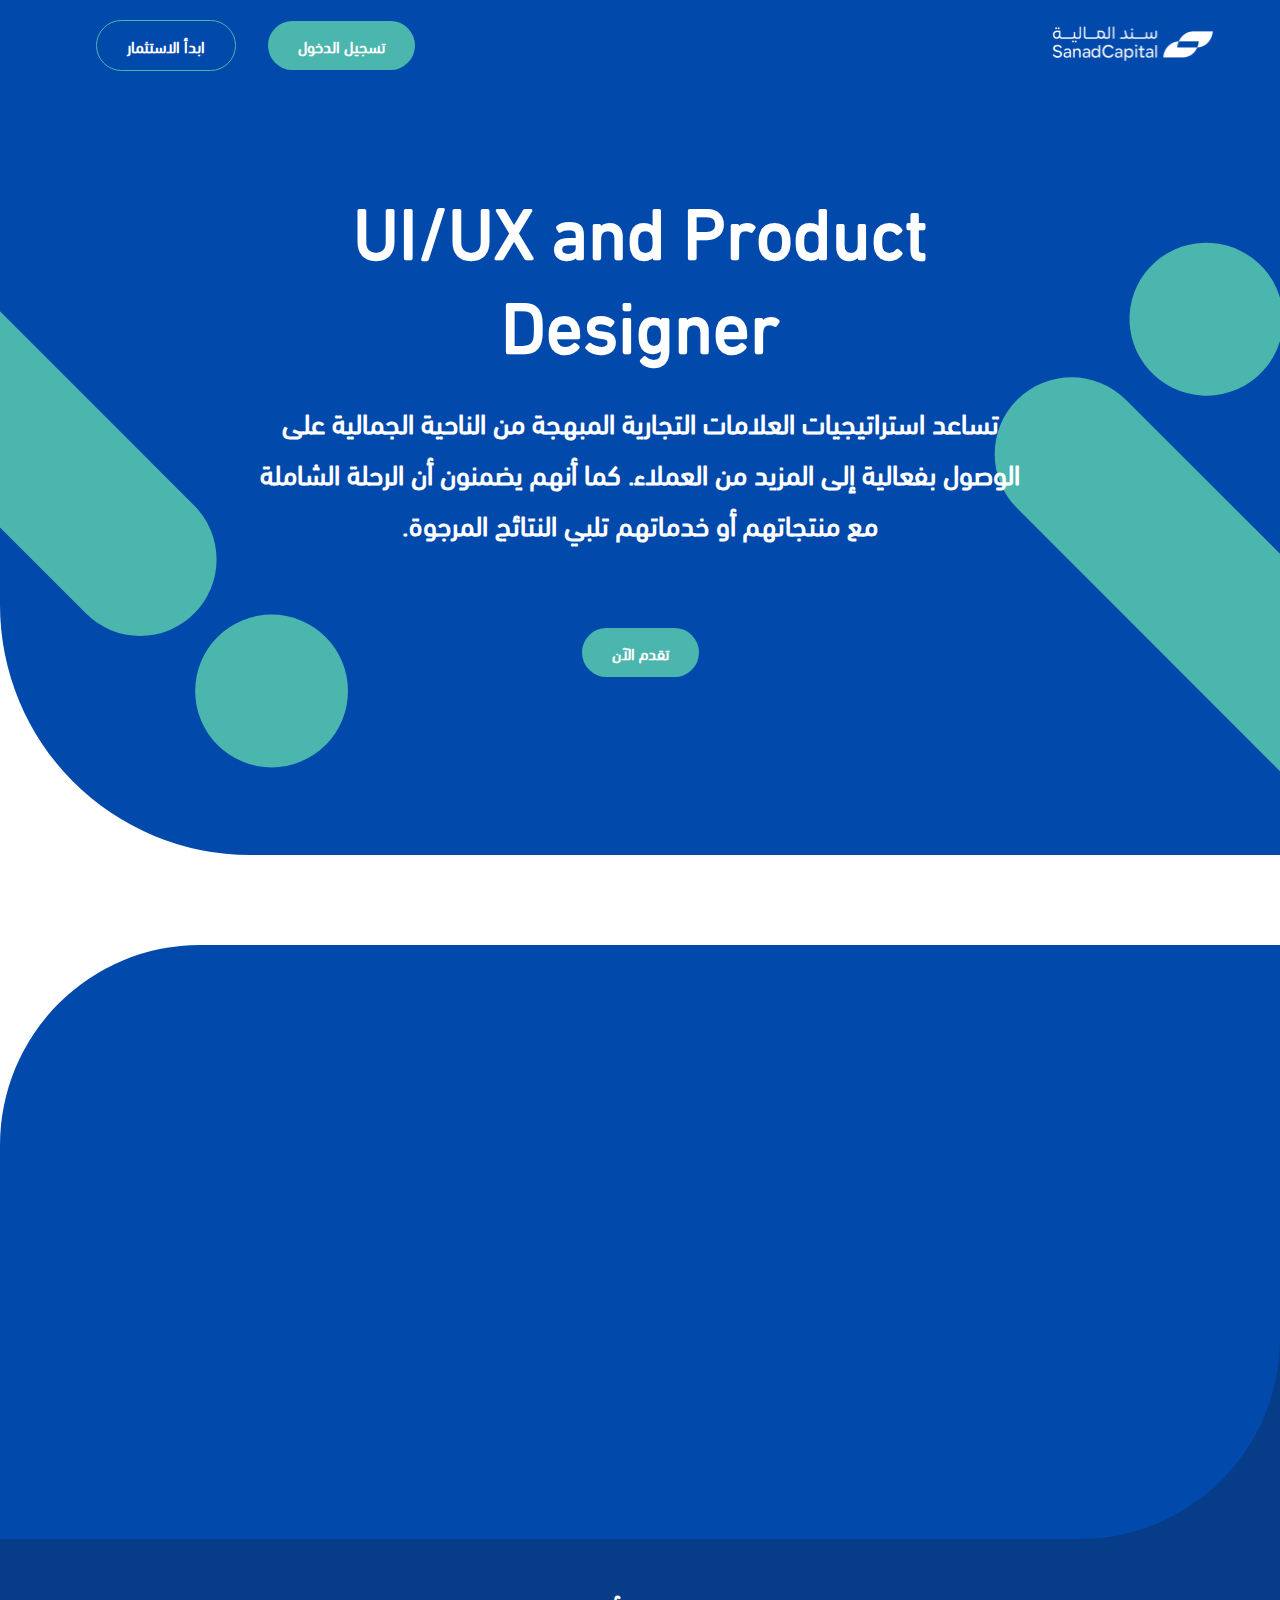
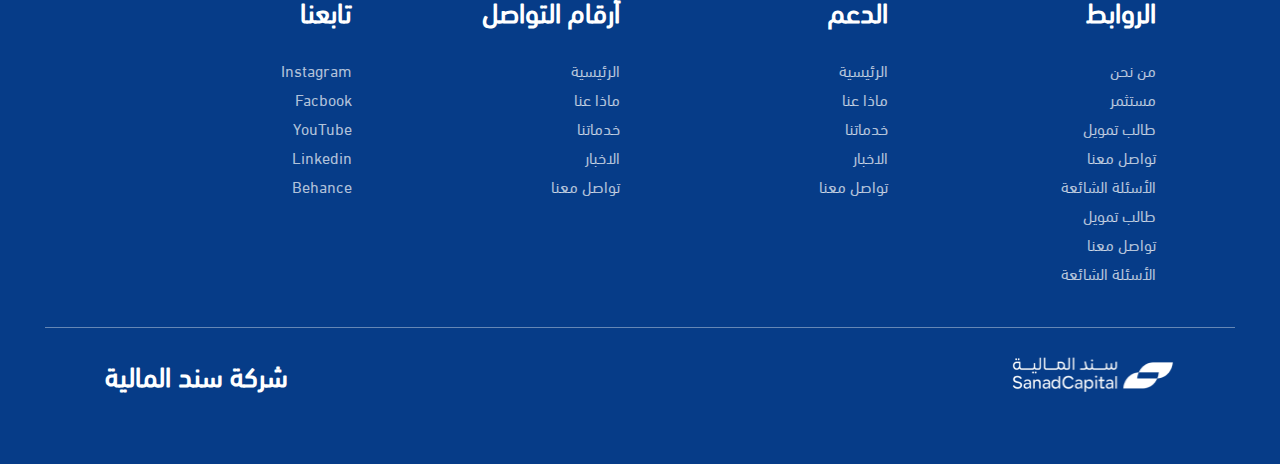
<file: job-details.html>
<!DOCTYPE html>
<html lang="en">
  <head>
    <meta charset="UTF-8" />
    <meta http-equiv="X-UA-Compatible" content="IE=edge" />
    <meta name="viewport" content="width=device-width, initial-scale=1.0" />
    <title>سند المالية | تفاصيل الوظيفة</title>
    <link
      rel="icon"
      href="./assets/images/sanad-bsckground.png"
      type="image/x-icon"
    />
    <!-- fonts google -->
    <link
      href="https://fonts.googleapis.com/css2?family=Cairo:wght@300;400;600;700;900&family=Qahiri&family=Rakkas&display=swap"
      rel="stylesheet"
    />
    <!-- fontawsome -->
    <link
      rel="stylesheet"
      href="https://cdnjs.cloudflare.com/ajax/libs/font-awesome/6.4.0/css/all.min.css"
      integrity="sha512-iecdLmaskl7CVkqkXNQ/ZH/XLlvWZOJyj7Yy7tcenmpD1ypASozpmT/E0iPtmFIB46ZmdtAc9eNBvH0H/ZpiBw=="
      crossorigin="anonymous"
      referrerpolicy="no-referrer"
    />
    <link rel="stylesheet" href="./css/jobs-details.css" />
    <link rel="stylesheet" href="./css/responsive.css" />
  </head>

  <body id="details">
    <!-- Start Nav -->
    <nav class="nav">
      <div class="container">
        <div class="row">
          <a href="/" class="logo">
            <img id="logo" src="./assets/images/sanad-logo.png" alt="logo" />
          </a>
          <ul class="links">
            <li>
              <a href="about.html">من نحن</a>
            </li>
            <li>
              <a href="investor.html">مستثمر</a>
            </li>
            <li>
              <a href="requester.html">طالب تمويل</a>
            </li>
            <li>
              <a href="contact.html">تواصل معنا</a>
            </li>
            <li>
              <a href="terms.html">الأسئلة الشائعة</a>
            </li>
          </ul>
          <div class="navbar-actions">
            <button class="primary-btn">تسجيل الدخول</button>
            <button class="secondary-btn">ابدأ الاستثمار</button>
            <div class="toggle">
              <i class="fa fa-bars"></i>
            </div>
          </div>
          <ul class="links-mobile">
            <li>
              <a href="about.html">من نحن</a>
            </li>
            <li>
              <a href="investor.html">مستثمر</a>
            </li>
            <li>
              <a href="requester.html">طالب تمويل</a>
            </li>
            <li>
              <a href="contact.html">تواصل معنا</a>
            </li>
            <li>
              <a href="terms.html">الأسئلة الشائعة</a>
            </li>
          </ul>
        </div>
      </div>
    </nav>
    <!--End Nav -->
    <!-- Start Hero -->
    <section class="hero">
      <img
        src="./assets/svg/GROUP.svg"
        alt=""
        class="absolute-svg-one hidden-svg right-svg show show-step show-svg show-text show-card"
      />
      <img
        src="./assets/svg/I5.svg"
        alt=""
        class="absolute-svg-two hidden-svg right-svg show show-step show-svg show-text show-card"
      />
      <div class="container">
        <h1 class="hidden">UI/UX and Product Designer</h1>
        <h4 class="hidden">
          تساعد استراتيجيات العلامات التجارية المبهجة من الناحية الجمالية على
          الوصول بفعالية إلى المزيد من العملاء. كما أنهم يضمنون أن الرحلة
          الشاملة مع منتجاتهم أو خدماتهم تلبي النتائج المرجوة.
        </h4>
        <div class="btns hidden">
          <button class="primary-btn">تقدم الآن</button>
        </div>
      </div>
    </section>
    <!-- End Hero -->
    <!-- End Jobs Hero Section -->

    <!-- Start Last section -->
    <section class="last">
      <section class="head">
        <section class="contact">
          <div class="container hidden-text">
            <h2>اتصل بنا اليوم للحصول على استشارة مجانية</h2>
            <div class="btns">
              <button class="secondary-btn">خدمتنا</button>
              <button class="primary-btn">تواصل معنا</button>
            </div>
          </div>
          <img src="./assets/svg/I3.svg" alt="" class="svg-bg hidden-svg" />
        </section>

        <footer class="footer">
          <div class="container">
            <div class="footer__row">
              <div class="footer__column">
                <h4 class="footer__title">الروابط</h4>
                <ul class="footer__links">
                  <li>
                    <a href="#">من نحن</a>
                  </li>
                  <li>
                    <a href="#">مستثمر</a>
                  </li>
                  <li>
                    <a href="#">طالب تمويل</a>
                  </li>
                  <li>
                    <a href="#">تواصل معنا</a>
                  </li>
                  <li>
                    <a href="#">الأسئلة الشائعة</a>
                  </li>
                  <li>
                    <a href="#">طالب تمويل</a>
                  </li>
                  <li>
                    <a href="#">تواصل معنا</a>
                  </li>
                  <li>
                    <a href="#">الأسئلة الشائعة</a>
                  </li>
                </ul>
              </div>
              <div class="footer__column">
                <h4 class="footer__title">الدعم</h4>
                <ul class="footer__links">
                  <li>
                    <a href="#">الرئيسية</a>
                  </li>
                  <li>
                    <a href="#">ماذا عنا</a>
                  </li>
                  <li>
                    <a href="#">خدماتنا</a>
                  </li>
                  <li>
                    <a href="#">الاخبار</a>
                  </li>
                  <li>
                    <a href="#">تواصل معنا</a>
                  </li>
                </ul>
              </div>
              <div class="footer__column">
                <h4 class="footer__title">أرقام التواصل</h4>
                <ul class="footer__links">
                  <li>
                    <a href="#">الرئيسية</a>
                  </li>
                  <li>
                    <a href="#">ماذا عنا</a>
                  </li>
                  <li>
                    <a href="#">خدماتنا</a>
                  </li>
                  <li>
                    <a href="#">الاخبار</a>
                  </li>
                  <li>
                    <a href="#">تواصل معنا</a>
                  </li>
                </ul>
              </div>
              <div class="footer__column">
                <h4 class="footer__title">تابعنا</h4>
                <ul class="footer__links">
                  <li>
                    <a href="#">Instagram</a>
                  </li>
                  <li>
                    <a href="#">Facbook</a>
                  </li>
                  <li>
                    <a href="#">YouTube</a>
                  </li>
                  <li>
                    <a href="#">Linkedin</a>
                  </li>
                  <li>
                    <a href="#">Behance</a>
                  </li>
                </ul>
              </div>
            </div>
          </div>
          <div class="copyright">
            <img src="./assets/images/sanad-logo.png" alt="logo" />
            <h4>شركة سند المالية</h4>
          </div>
        </footer>
      </section>
      <div class="layer-zero"></div>
    </section>
    <!-- End Last -->
    <script src="./js/main.js"></script>
  </body>
</html>
</file>
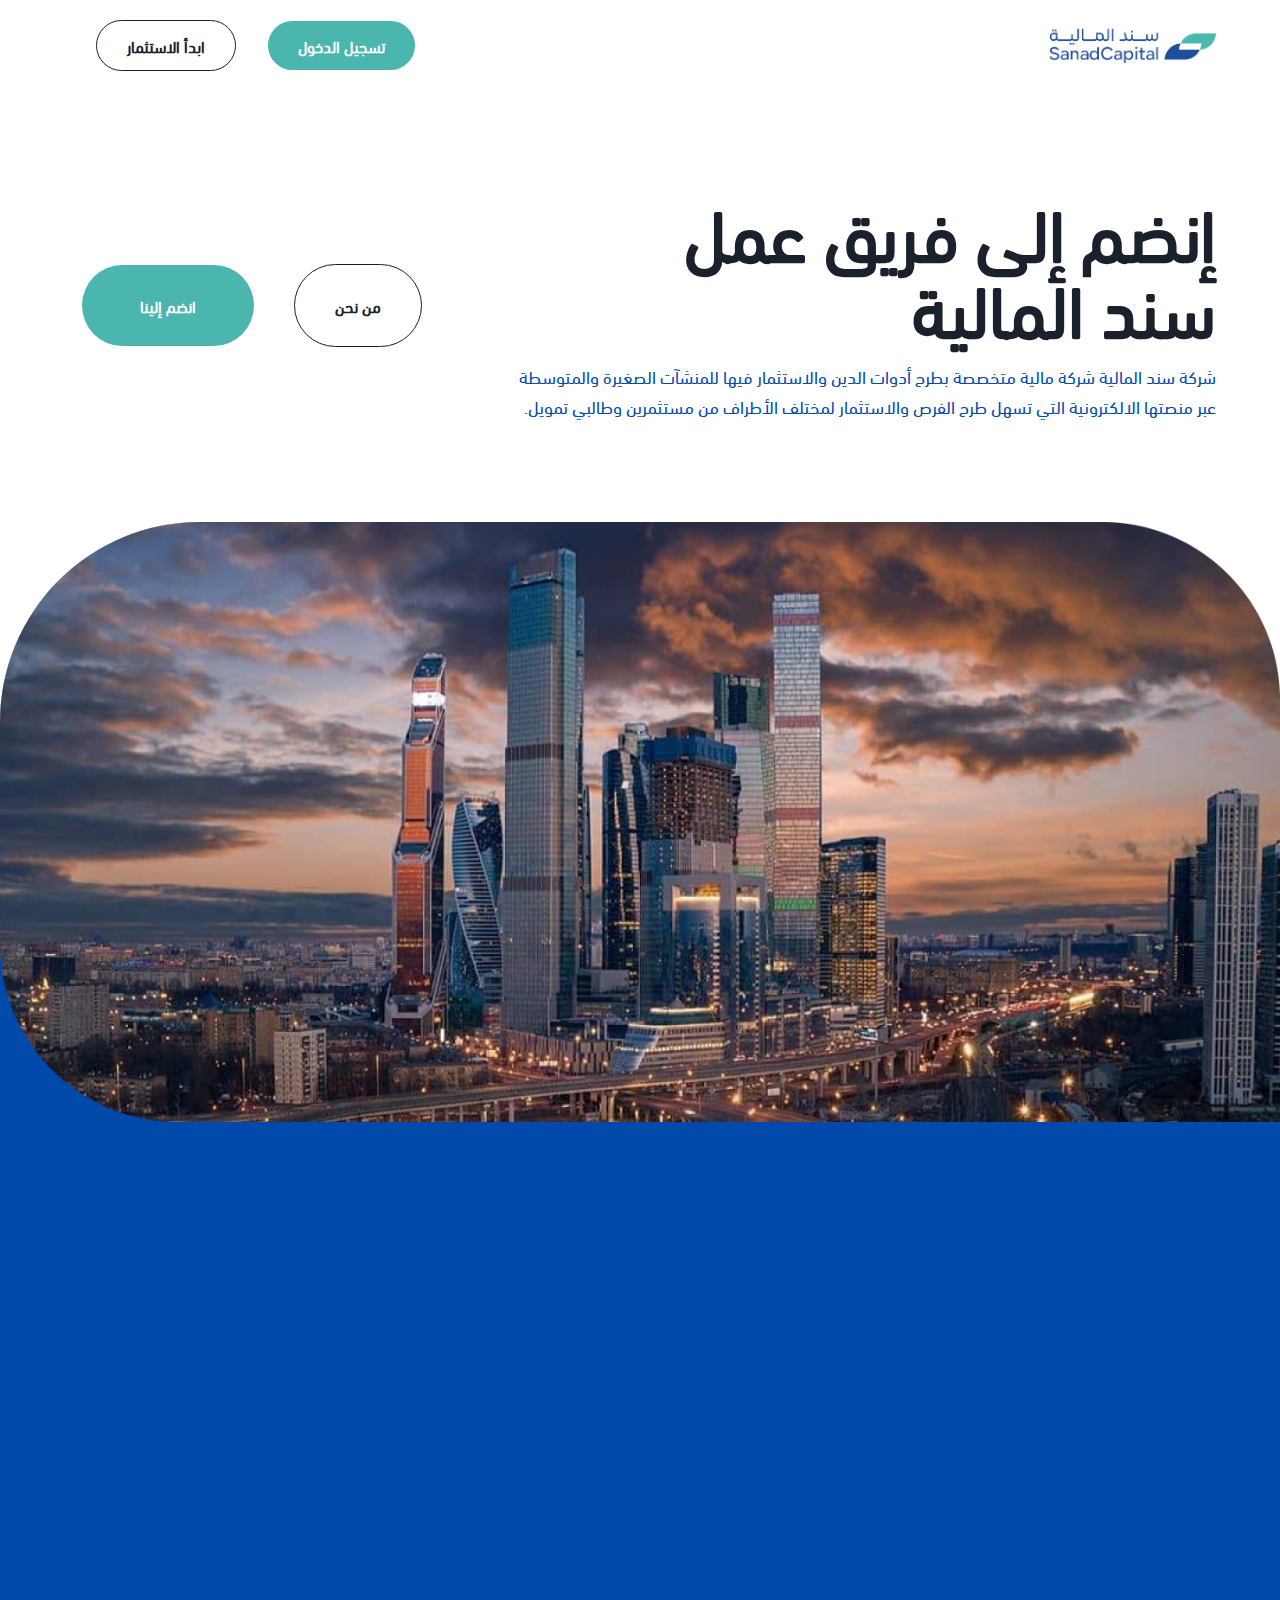
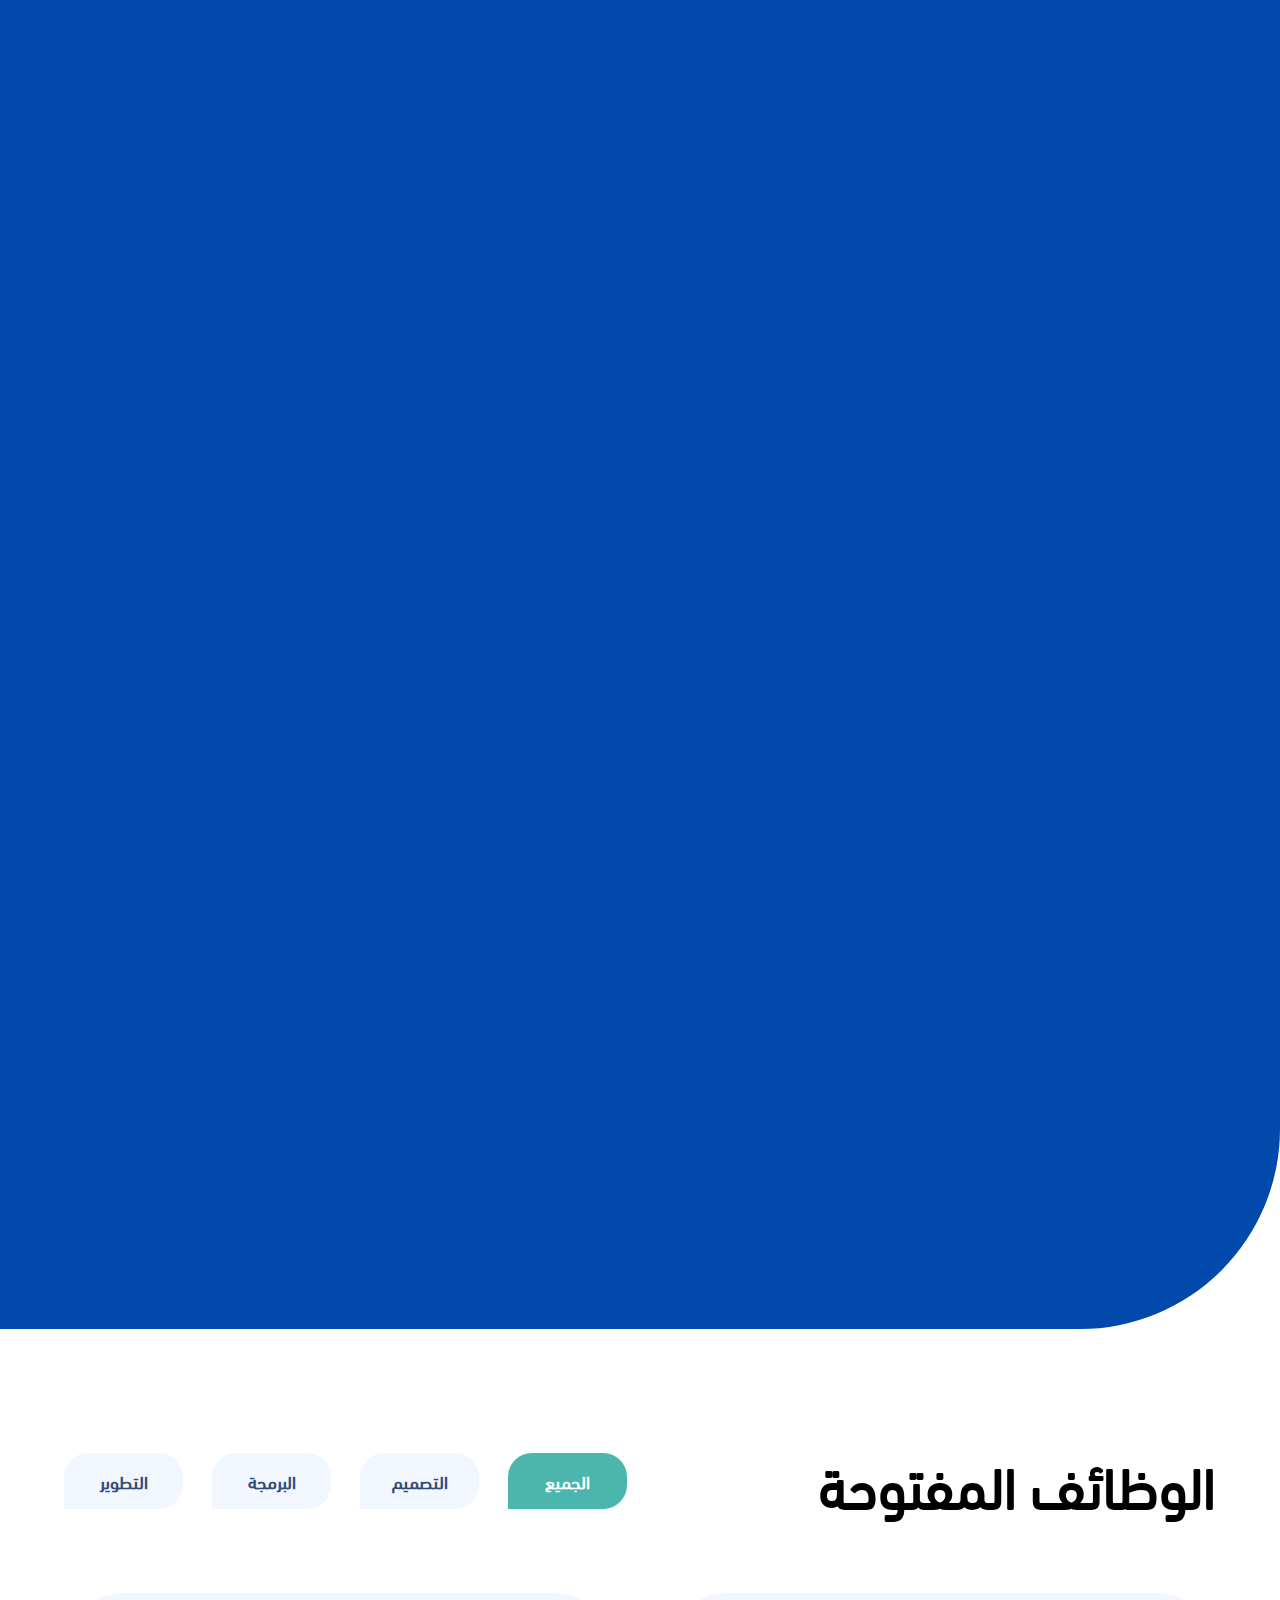
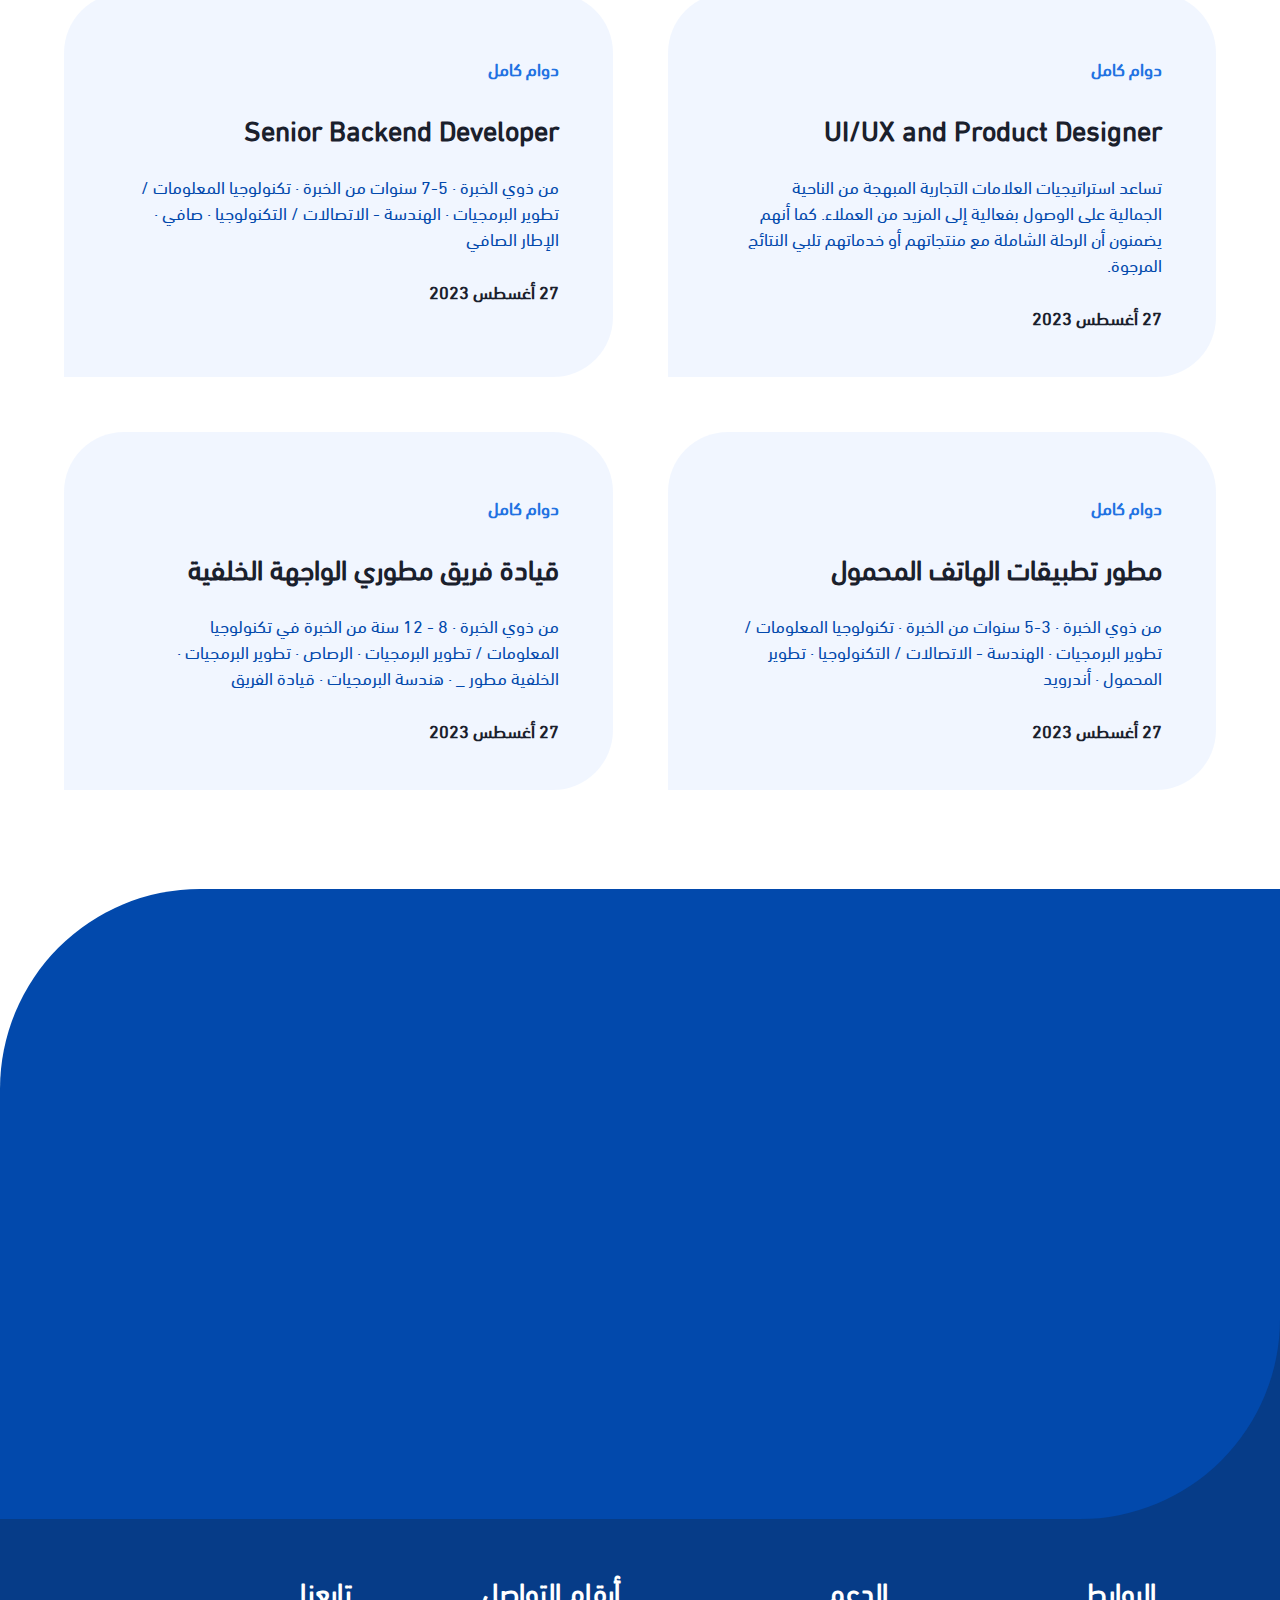
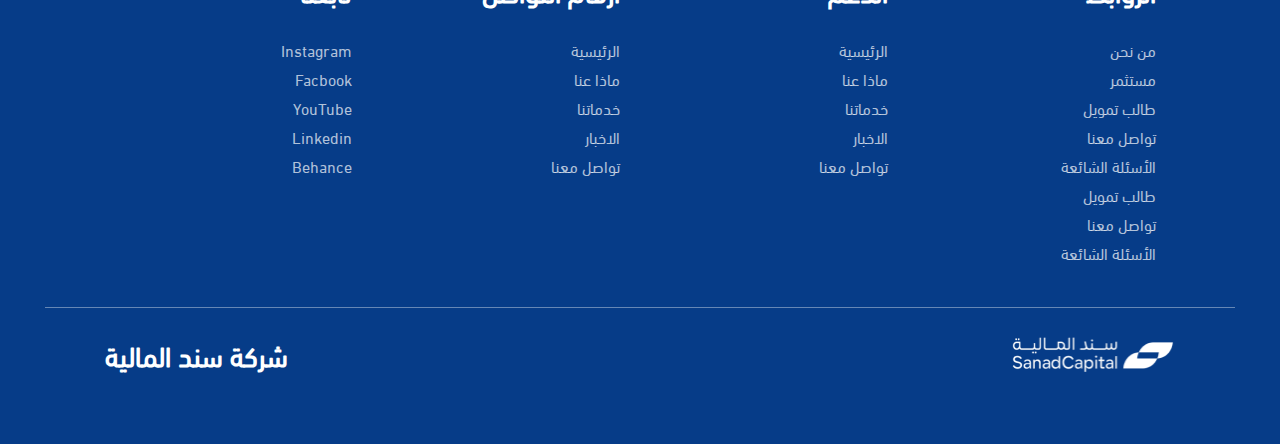
<file: jobs.html>
<!DOCTYPE html>
<html lang="en">
  <head>
    <meta charset="UTF-8" />
    <meta http-equiv="X-UA-Compatible" content="IE=edge" />
    <meta name="viewport" content="width=device-width, initial-scale=1.0" />
    <title>سند المالية | الوظائف</title>
    <link
      rel="icon"
      href="./assets/images/sanad-bsckground.png"
      type="image/x-icon"
    />
    <!-- fonts google -->
    <link
      href="https://fonts.googleapis.com/css2?family=Cairo:wght@300;400;600;700;900&family=Qahiri&family=Rakkas&display=swap"
      rel="stylesheet"
    />
    <!-- fontawsome -->
    <link
      rel="stylesheet"
      href="https://cdnjs.cloudflare.com/ajax/libs/font-awesome/6.4.0/css/all.min.css"
      integrity="sha512-iecdLmaskl7CVkqkXNQ/ZH/XLlvWZOJyj7Yy7tcenmpD1ypASozpmT/E0iPtmFIB46ZmdtAc9eNBvH0H/ZpiBw=="
      crossorigin="anonymous"
      referrerpolicy="no-referrer"
    />
    <link rel="stylesheet" href="./css/globals.css" />
    <link rel="stylesheet" href="./css/jobs.css" />
    <link rel="stylesheet" href="./css/responsive.css" />
  </head>

  <body id="jobs">
    <!-- Start Nav -->
    <nav class="nav">
      <div class="container">
        <div class="row">
          <a href="/" class="logo">
            <img id="logo" src="./assets/images/logo.png" alt="logo" />
          </a>
          <ul class="links">
            <li>
              <a href="about.html">من نحن</a>
            </li>
            <li>
              <a href="investor.html">مستثمر</a>
            </li>
            <li>
              <a href="requester.html">طالب تمويل</a>
            </li>
            <li>
              <a href="contact.html">تواصل معنا</a>
            </li>
            <li>
              <a href="terms.html">الأسئلة الشائعة</a>
            </li>
          </ul>
          <div class="navbar-actions">
            <button class="primary-btn">تسجيل الدخول</button>
            <button class="secondary-btn">ابدأ الاستثمار</button>
            <div class="toggle">
              <i class="fa fa-bars"></i>
            </div>
          </div>
          <ul class="links-mobile">
            <li>
              <a href="about.html">من نحن</a>
            </li>
            <li>
              <a href="investor.html">مستثمر</a>
            </li>
            <li>
              <a href="requester.html">طالب تمويل</a>
            </li>
            <li>
              <a href="contact.html">تواصل معنا</a>
            </li>
            <li>
              <a href="terms.html">الأسئلة الشائعة</a>
            </li>
          </ul>
        </div>
      </div>
    </nav>
    <!--End Nav -->

    <!-- Start Jobs Hero Section -->
    <section class="hero">
      <div class="container">
        <div class="hero__inner">
          <div class="hero__text">
            <h1 class="hero__text-title">
              إنضم إلى فريق عمل
              <br />
              سند المالية
            </h1>
            <p class="hero__text-subtitle">
              شركة سند المالية شركة مالية متخصصة بطرح أدوات الدين والاستثمار
              فيها للمنشآت الصغيرة والمتوسطة عبر منصتها الالكترونية التي تسهل
              طرح الفرص والاستثمار لمختلف الأطراف من مستثمرين وطالبي تمويل.
            </p>
          </div>
          <div class="btns__group">
            <a href="#" class="secondary-btn">من نحن</a>
            <a href="#" class="primary-btn">انضم إلينا</a>
          </div>
        </div>

        <!-- Form -->
      </div>
    </section>
    <!-- End Jobs Hero Section -->
    <!-- Start Feature -->
    <section class="features">
      <div class="features__placeholder">
        <img
          src="assets/images/jobs-back.png"
          class="features__placeholder-img"
          alt="features placeholder"
        />
      </div>

      <div class="container">
        <div class="features__inner">
          <img
            src="./assets/svg/I2.svg"
            alt=""
            class="absolute-svg-one hidden-svg"
          />
          <img
            src="./assets/svg/I4.svg"
            alt=""
            class="absolute-svg-two hidden-svg"
          />
          <div class="features__text hidden-text">
            <h2 class="features__text-title">لماذا العمل معنا</h2>
            <p class="features__text-subtitle">
              سند المالية هي شركة تقنية مالية متخصصة في طرح أدوات الدين و
              الاستثمار للمنشآت الصغيرة والمتوسطة، وتعتبر من الشركات الرائدة في
              هذا المجال. بالعمل معنا، ستكون جزءًا من فريق يسعى دائمًا لتقديم
              أفضل الحلول المالية لعملائنا وأيضا نهتم بتطوير مسارات مهنية ناجحة
              لموظفينا. إذا كنت تبحث عن فرص للترقية والتقدم في مجالك، فسند
              المالية هي المكان المثالي لك
            </p>
            <a href="#" class="primary-btn">انضم الآن</a>
          </div>
          <div class="feat-cards">
            <div class="card hidden-card">
              <div class="icon">
                <img src="assets/icons/screen-icon.svg" />
              </div>
              <h3>فرص التدريب والتطوير</h3>
              <p>
                نحن نعتبر التطوير المستمر للموظفين أمرًا أساسيًا. نوفر برامج
                تدريبية مصممة خصيصًا لتعزيز المهارات والمعرفة، وتمكين الموظفين
                من النمو في مجالاتهم المهنية
              </p>
            </div>
            <div class="card hidden-card">
              <div class="icon">
                <img src="assets/icons/umbrella-icon.svg" />
              </div>
              <h3>مكافآت وحوافز</h3>
              <p>
                نقدر جهود موظفينا ونعترف بأدائهم المتميز. نوفر نظامًا شاملاً
                للمكافآت والحوافز لتقدير المساهمات الفردية والجماعية
              </p>
            </div>
            <div class="card hidden-card">
              <div class="icon">
                <img src="assets/icons/briefcase-icon.svg" />
              </div>
              <h3>فرص التطوير المهني</h3>
              <p>
                نحن نؤمن بأهمية تطوير موظفينا وتمكينهم للنمو في مسارهم المهني.
                سواء كنت مبتدئًا في مجال الصكوك أو لديك خبرة سابقة، فإننا نقدم
                بيئة عمل تشجع على التعلم المستمر وتوفر فرصًا للتطوير المهني
                والتقدم في الشركة
              </p>
            </div>
            <div class="card hidden-card">
              <div class="icon">
                <img src="assets/icons/hourglass-icon.svg" />
              </div>
              <h3>ساعات عمل مرنة</h3>
              <p>
                حن نقدر توازن حياة العمل والحياة الشخصية لموظفينا. نوفر ساعات
                عمل مرنة تتناسب مع احتياجاتك الشخصية والمهنية، مما يسمح لك
                بتحقيق التوازن المثالي
              </p>
            </div>
            <div class="card hidden-card">
              <div class="icon">
                <img src="assets/icons/puzzlepiece-icon.svg" />
              </div>
              <h3>ثقافة الابتكار والتحفيز</h3>
              <p>
                حن نشجع على الابتكار والإبداع في عملنا اليومي. نحن نقدر الأفكار
                الجديدة والمبتكرة التي يتقدم بها موظفونا، ونوفر بيئة تحفزهم على
                تحقيق الأفضل وتحويل الأفكار إلى واقع
              </p>
            </div>
            <div class="card hidden-card">
              <div class="icon">
                <img src="assets/icons/ShieldPlus-icon.svg" />
              </div>
              <h3>تأمين صحي شامل</h3>
              <p>
                نحن نهتم برفاهية موظفينا ونقدم تأمين صحي شامل لتغطية الاحتياجات
                الطبية والصحية. يمكنك الاطمئنان على صحتك وصحة عائلتك من خلال تلك
                التغطية الشاملة
              </p>
            </div>
          </div>
        </div>
      </div>
    </section>
    <!-- End Feature -->
    <section class="jobs">
      <div class="container">
        <div class="jobs__header">
          <h2 class="job__header-title">الوظائف المفتوحة</h2>
          <div class="job__header-tabs tabs__group">
            <div class="tab active">الجميع</div>
            <div class="tab">التصميم</div>
            <div class="tab">البرمجة</div>
            <div class="tab">التطوير</div>
          </div>
        </div>
        <div class="jobs__body">
          <div class="tab__content">
            <div class="jobs__cards">
              <div class="job__card">
                <span class="job__card-type">دوام كامل</span>
                <h3 class="job__card-title">UI/UX and Product Designer</h3>
                <p class="job__card-details">
                  تساعد استراتيجيات العلامات التجارية المبهجة من الناحية
                  الجمالية على الوصول بفعالية إلى المزيد من العملاء. كما أنهم
                  يضمنون أن الرحلة الشاملة مع منتجاتهم أو خدماتهم تلبي النتائج
                  المرجوة.
                </p>
                <div class="job__card-footer">
                  <span class="job__card-date">27 أغسطس 2023</span>
                  <a href="job-details.html?id=1" class="job__card-link"
                    ><i class="fa-solid fa-arrow-left"></i
                  ></a>
                </div>
              </div>
              <!--/.job__card -->
              <div class="job__card">
                <span class="job__card-type">دوام كامل</span>
                <h3 class="job__card-title">Senior Backend Developer</h3>
                <p class="job__card-details">
                  من ذوي الخبرة · 5-7 سنوات من الخبرة · تكنولوجيا المعلومات /
                  تطوير البرمجيات · الهندسة - الاتصالات / التكنولوجيا · صافي ·
                  الإطار الصافي
                </p>
                <div class="job__card-footer">
                  <span class="job__card-date">27 أغسطس 2023</span>
                  <a href="#" class="job__card-link"
                    ><i class="fa-solid fa-arrow-left"></i
                  ></a>
                </div>
              </div>
              <!--/.job__card -->
              <div class="job__card">
                <span class="job__card-type">دوام كامل</span>
                <h3 class="job__card-title">مطور تطبيقات الهاتف المحمول</h3>
                <p class="job__card-details">
                  من ذوي الخبرة · 3-5 سنوات من الخبرة · تكنولوجيا المعلومات /
                  تطوير البرمجيات · الهندسة - الاتصالات / التكنولوجيا · تطوير
                  المحمول · أندرويد
                </p>
                <div class="job__card-footer">
                  <span class="job__card-date">27 أغسطس 2023</span>
                  <a href="#" class="job__card-link"
                    ><i class="fa-solid fa-arrow-left"></i
                  ></a>
                </div>
              </div>
              <!--/.job__card -->
              <div class="job__card">
                <span class="job__card-type">دوام كامل</span>
                <h3 class="job__card-title">
                  قيادة فريق مطوري الواجهة الخلفية
                </h3>
                <p class="job__card-details">
                  من ذوي الخبرة · 8 - 12 سنة من الخبرة في تكنولوجيا المعلومات /
                  تطوير البرمجيات · الرصاص · تطوير البرمجيات · الخلفية مطور _ ·
                  هندسة البرمجيات · قيادة الفريق
                </p>
                <div class="job__card-footer">
                  <span class="job__card-date">27 أغسطس 2023</span>
                  <a href="#" class="job__card-link"
                    ><i class="fa-solid fa-arrow-left"></i
                  ></a>
                </div>
              </div>
              <!--/.job__card -->
            </div>
          </div>
          <div class="tab__content">
            <div class="jobs__cards">
              <div class="job__card">
                <span class="job__card-type">دوام كامل</span>
                <h3 class="job__card-title">UI/UX and Product Designer</h3>
                <p class="job__card-details">
                  تساعد استراتيجيات العلامات التجارية المبهجة من الناحية
                  الجمالية على الوصول بفعالية إلى المزيد من العملاء. كما أنهم
                  يضمنون أن الرحلة الشاملة مع منتجاتهم أو خدماتهم تلبي النتائج
                  المرجوة.
                </p>
                <div class="job__card-footer">
                  <span class="job__card-date">27 أغسطس 2023</span>
                  <a href="#" class="job__card-link"
                    ><i class="fa-solid fa-arrow-left"></i
                  ></a>
                </div>
              </div>
            </div>
          </div>
          <div class="tab__content">
            <div class="jobs__cards">
              <div class="job__card">
                <span class="job__card-type">دوام كامل</span>
                <h3 class="job__card-title">Senior Backend Developer</h3>
                <p class="job__card-details">
                  من ذوي الخبرة · 5-7 سنوات من الخبرة · تكنولوجيا المعلومات /
                  تطوير البرمجيات · الهندسة - الاتصالات / التكنولوجيا · صافي ·
                  الإطار الصافي
                </p>
                <div class="job__card-footer">
                  <span class="job__card-date">27 أغسطس 2023</span>
                  <a href="#" class="job__card-link"
                    ><i class="fa-solid fa-arrow-left"></i
                  ></a>
                </div>
              </div>
              <!--/.job__card -->
              <div class="job__card">
                <span class="job__card-type">دوام كامل</span>
                <h3 class="job__card-title">
                  قيادة فريق مطوري الواجهة الخلفية
                </h3>
                <p class="job__card-details">
                  من ذوي الخبرة · 8 - 12 سنة من الخبرة في تكنولوجيا المعلومات /
                  تطوير البرمجيات · الرصاص · تطوير البرمجيات · الخلفية مطور _ ·
                  هندسة البرمجيات · قيادة الفريق
                </p>
                <div class="job__card-footer">
                  <span class="job__card-date">27 أغسطس 2023</span>
                  <a href="#" class="job__card-link"
                    ><i class="fa-solid fa-arrow-left"></i
                  ></a>
                </div>
              </div>
              <!--/.job__card -->
            </div>
          </div>
          <div class="tab__content">
            <div class="jobs__cards">
              <div class="job__card">
                <span class="job__card-type">دوام كامل</span>
                <h3 class="job__card-title">مطور تطبيقات الهاتف المحمول</h3>
                <p class="job__card-details">
                  من ذوي الخبرة · 3-5 سنوات من الخبرة · تكنولوجيا المعلومات /
                  تطوير البرمجيات · الهندسة - الاتصالات / التكنولوجيا · تطوير
                  المحمول · أندرويد
                </p>
                <div class="job__card-footer">
                  <span class="job__card-date">27 أغسطس 2023</span>
                  <a href="#" class="job__card-link"
                    ><i class="fa-solid fa-arrow-left"></i
                  ></a>
                </div>
              </div>
              <!--/.job__card -->
            </div>
          </div>
        </div>
      </div>
    </section>
    <!-- Start Last section -->
    <section class="last">
      <section class="head">
        <section class="contact">
          <div class="container hidden-text">
            <h2>اتصل بنا اليوم للحصول على استشارة مجانية</h2>
            <div class="btns">
              <button class="secondary-btn">خدمتنا</button>
              <button class="primary-btn">تواصل معنا</button>
            </div>
          </div>
          <img src="./assets/svg/I3.svg" alt="" class="svg-bg hidden-svg" />
        </section>

        <footer class="footer">
          <div class="container">
            <div class="footer__row">
              <div class="footer__column">
                <h4 class="footer__title">الروابط</h4>
                <ul class="footer__links">
                  <li>
                    <a href="#">من نحن</a>
                  </li>
                  <li>
                    <a href="#">مستثمر</a>
                  </li>
                  <li>
                    <a href="#">طالب تمويل</a>
                  </li>
                  <li>
                    <a href="#">تواصل معنا</a>
                  </li>
                  <li>
                    <a href="#">الأسئلة الشائعة</a>
                  </li>
                  <li>
                    <a href="#">طالب تمويل</a>
                  </li>
                  <li>
                    <a href="#">تواصل معنا</a>
                  </li>
                  <li>
                    <a href="#">الأسئلة الشائعة</a>
                  </li>
                </ul>
              </div>
              <div class="footer__column">
                <h4 class="footer__title">الدعم</h4>
                <ul class="footer__links">
                  <li>
                    <a href="#">الرئيسية</a>
                  </li>
                  <li>
                    <a href="#">ماذا عنا</a>
                  </li>
                  <li>
                    <a href="#">خدماتنا</a>
                  </li>
                  <li>
                    <a href="#">الاخبار</a>
                  </li>
                  <li>
                    <a href="#">تواصل معنا</a>
                  </li>
                </ul>
              </div>
              <div class="footer__column">
                <h4 class="footer__title">أرقام التواصل</h4>
                <ul class="footer__links">
                  <li>
                    <a href="#">الرئيسية</a>
                  </li>
                  <li>
                    <a href="#">ماذا عنا</a>
                  </li>
                  <li>
                    <a href="#">خدماتنا</a>
                  </li>
                  <li>
                    <a href="#">الاخبار</a>
                  </li>
                  <li>
                    <a href="#">تواصل معنا</a>
                  </li>
                </ul>
              </div>
              <div class="footer__column">
                <h4 class="footer__title">تابعنا</h4>
                <ul class="footer__links">
                  <li>
                    <a href="#">Instagram</a>
                  </li>
                  <li>
                    <a href="#">Facbook</a>
                  </li>
                  <li>
                    <a href="#">YouTube</a>
                  </li>
                  <li>
                    <a href="#">Linkedin</a>
                  </li>
                  <li>
                    <a href="#">Behance</a>
                  </li>
                </ul>
              </div>
            </div>
          </div>
          <div class="copyright">
            <img src="./assets/images/sanad-logo.png" alt="logo" />
            <h4>شركة سند المالية</h4>
          </div>
        </footer>
      </section>
      <div class="layer-zero"></div>
    </section>
    <!-- End Last -->
    <script src="./js/main.js"></script>
  </body>
</html>
</file>
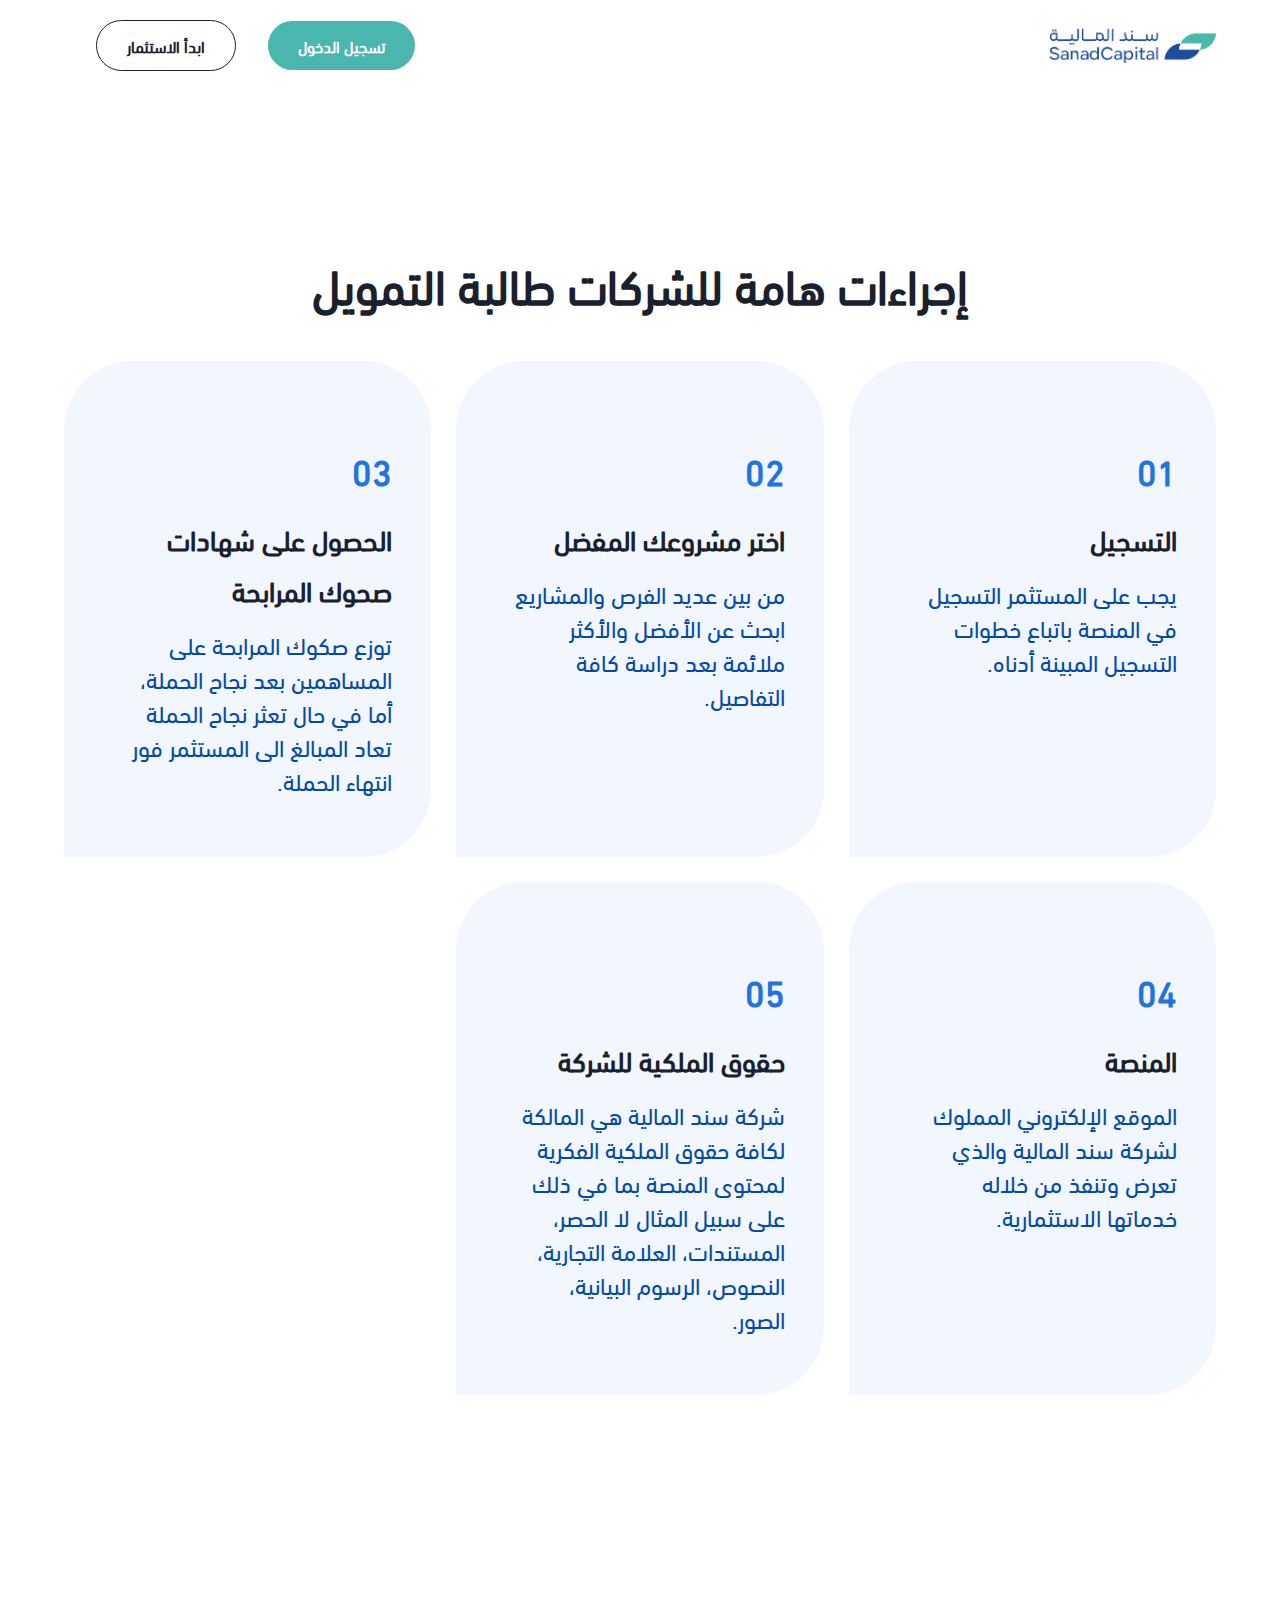
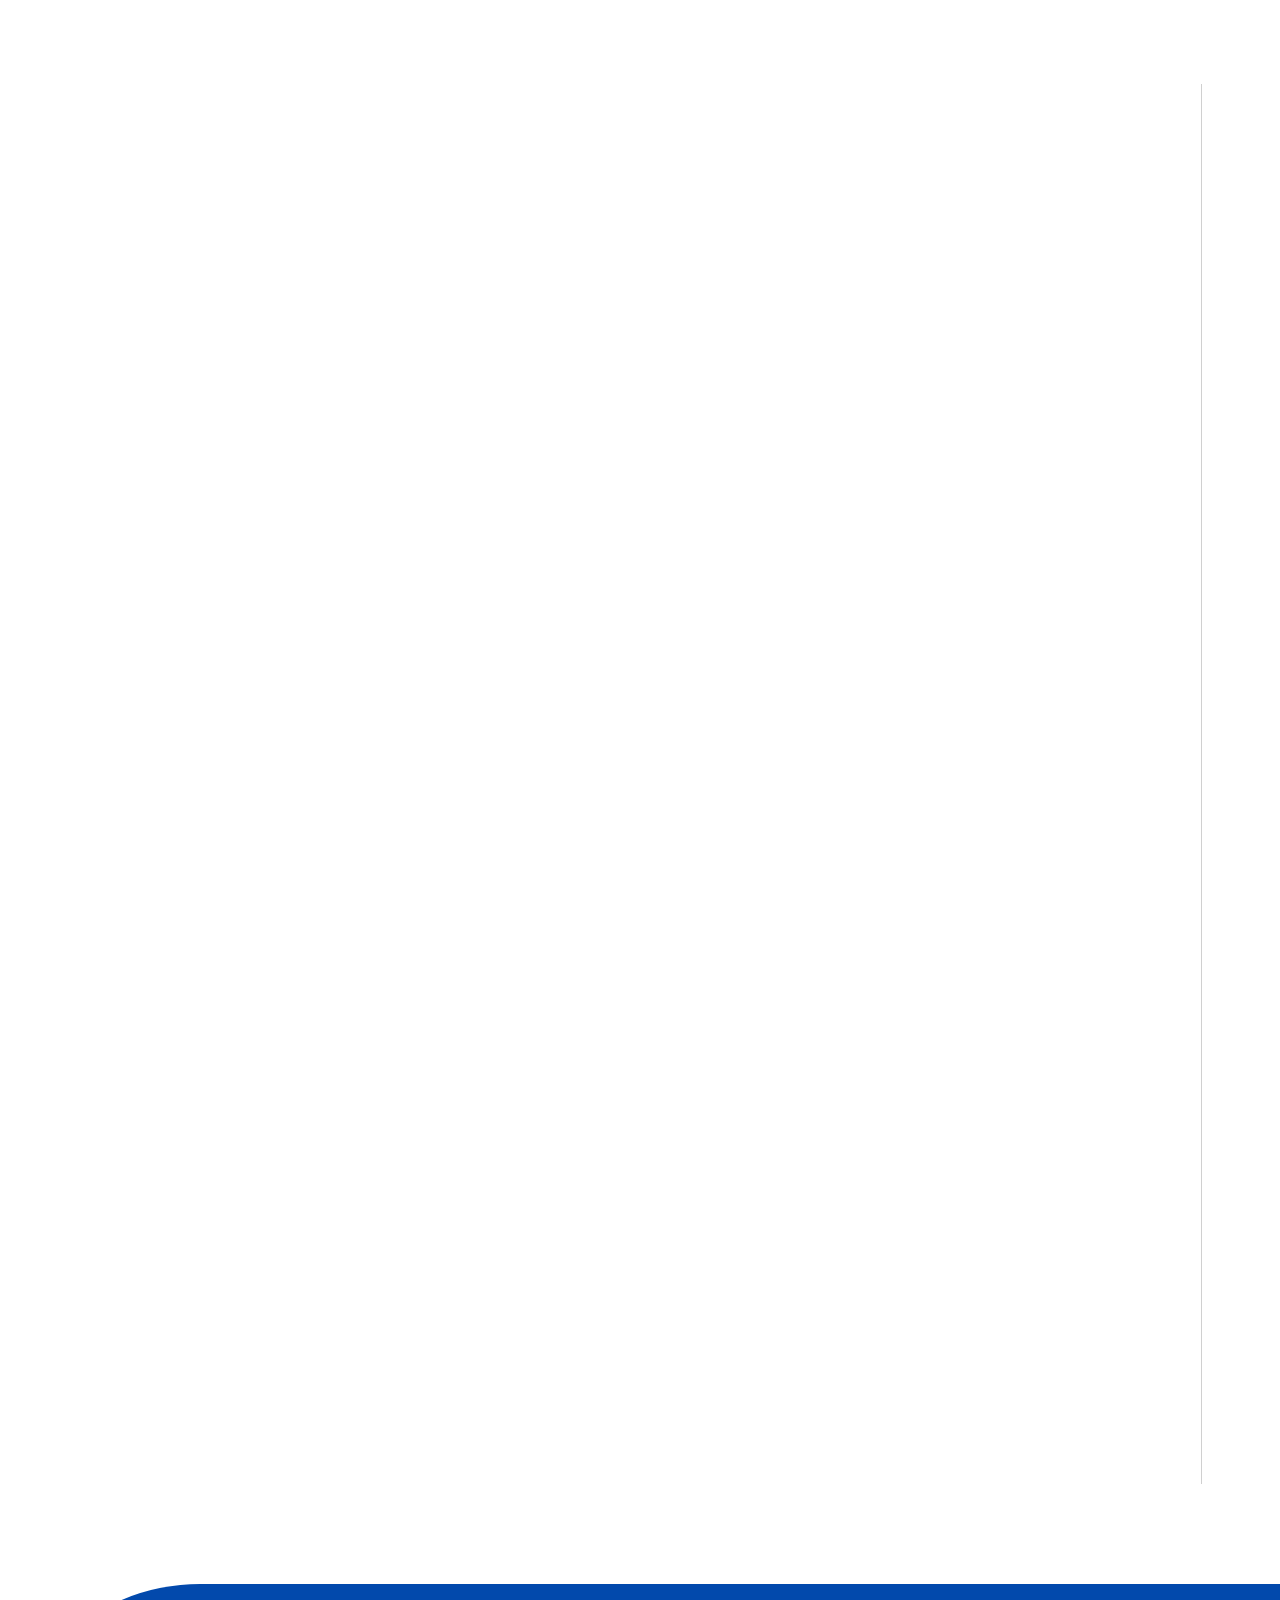
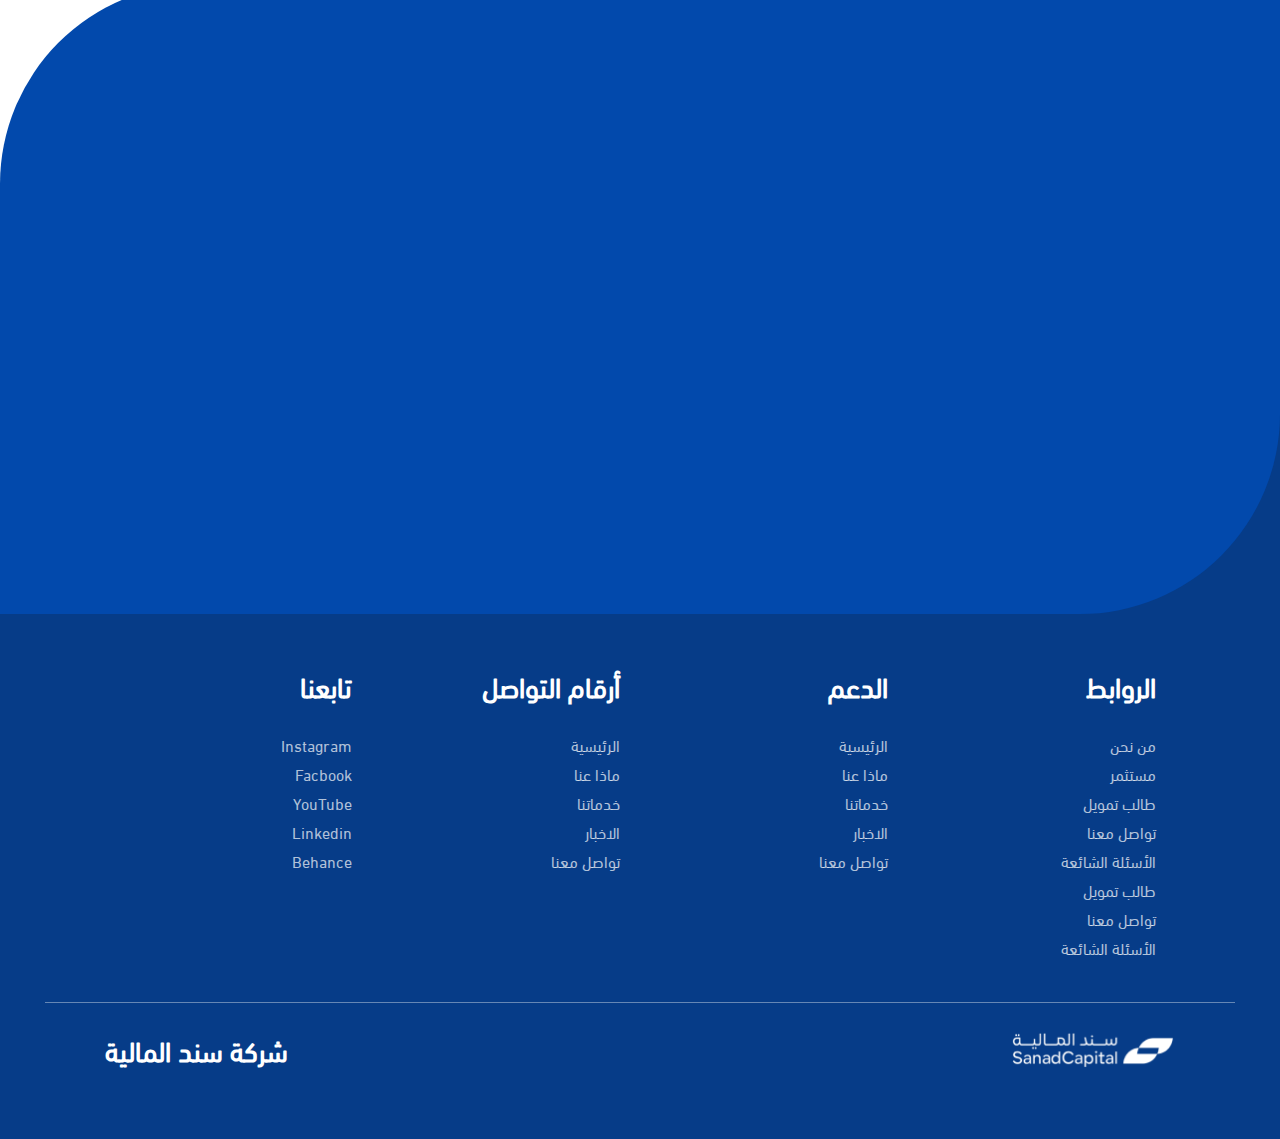
<file: requester.html>
<!DOCTYPE html>
<html lang="en">
  <head>
    <meta charset="UTF-8" />
    <meta http-equiv="X-UA-Compatible" content="IE=edge" />
    <meta name="viewport" content="width=device-width, initial-scale=1.0" />
    <title>سند المالية | الوظائف</title>
    <link
      rel="icon"
      href="./assets/images/sanad-bsckground.png"
      type="image/x-icon"
    />
    <!-- fonts google -->
    <link
      href="https://fonts.googleapis.com/css2?family=Cairo:wght@300;400;600;700;900&family=Qahiri&family=Rakkas&display=swap"
      rel="stylesheet"
    />
    <!-- fontawsome -->
    <link
      rel="stylesheet"
      href="https://cdnjs.cloudflare.com/ajax/libs/font-awesome/6.4.0/css/all.min.css"
      integrity="sha512-iecdLmaskl7CVkqkXNQ/ZH/XLlvWZOJyj7Yy7tcenmpD1ypASozpmT/E0iPtmFIB46ZmdtAc9eNBvH0H/ZpiBw=="
      crossorigin="anonymous"
      referrerpolicy="no-referrer"
    />
    <link rel="stylesheet" href="./css/globals.css" />
    <link rel="stylesheet" href="./css/inverstor.css" />
    <link rel="stylesheet" href="./css/responsive.css" />
  </head>

  <body id="requester">
    <!-- Start Nav -->
    <nav class="nav">
      <div class="container">
        <div class="row">
          <a href="/" class="logo">
            <img id="logo" src="./assets/images/logo.png" alt="logo" />
          </a>
          <ul class="links">
            <li>
              <a href="about.html">من نحن</a>
            </li>
            <li>
              <a href="investor.html">مستثمر</a>
            </li>
            <li>
              <a href="requester.html">طالب تمويل</a>
            </li>
            <li>
              <a href="contact.html">تواصل معنا</a>
            </li>
            <li>
              <a href="terms.html">الأسئلة الشائعة</a>
            </li>
          </ul>
          <div class="navbar-actions">
            <button class="primary-btn">تسجيل الدخول</button>
            <button class="secondary-btn">ابدأ الاستثمار</button>
            <div class="toggle">
              <i class="fa fa-bars"></i>
            </div>
          </div>
          <ul class="links-mobile">
            <li>
              <a href="about.html">من نحن</a>
            </li>
            <li>
              <a href="investor.html">مستثمر</a>
            </li>
            <li>
              <a href="requester.html">طالب تمويل</a>
            </li>
            <li>
              <a href="contact.html">تواصل معنا</a>
            </li>
            <li>
              <a href="terms.html">الأسئلة الشائعة</a>
            </li>
          </ul>
        </div>
      </div>
    </nav>
    <!--End Nav -->
    <main class="inverstor__main">
      <div class="container">
        <h2 class="hero__text-title">إجراءات هامة للشركات طالبة التمويل</h2>

        <div class="terms__body">
          <div class="terms__cards">
            <div class="term__box">
              <span class="term__box-num">01</span>
              <h3 class="term__box-title">التسجيل</h3>
              <p class="term__box-details">
                يجب على المستثمر التسجيل في المنصة باتباع خطوات التسجيل المبينة
                أدناه.
              </p>
            </div>
            <div class="term__box">
              <span class="term__box-num">02</span>
              <h3 class="term__box-title">اختر مشروعك المفضل</h3>
              <p class="term__box-details">
                من بين عديد الفرص والمشاريع ابحث عن الأفضل والأكثر ملائمة بعد
                دراسة كافة التفاصيل.
              </p>
            </div>
            <div class="term__box">
              <span class="term__box-num">03</span>
              <h3 class="term__box-title">الحصول على شهادات صحوك المرابحة</h3>
              <p class="term__box-details">
                توزع صكوك المرابحة على المساهمين بعد نجاح الحملة، أما في حال
                تعثر نجاح الحملة تعاد المبالغ الى المستثمر فور انتهاء الحملة.
              </p>
            </div>
            <div class="term__box">
              <span class="term__box-num">04</span>
              <h3 class="term__box-title">المنصة</h3>
              <p class="term__box-details">
                الموقع الإلكتروني المملوك لشركة سند المالية والذي تعرض وتنفذ من
                خلاله خدماتها الاستثمارية.
              </p>
            </div>
            <div class="term__box">
              <span class="term__box-num">05</span>
              <h3 class="term__box-title">حقوق الملكية للشركة</h3>
              <p class="term__box-details">
                شركة سند المالية هي المالكة لكافة حقوق الملكية الفكرية لمحتوى
                المنصة بما في ذلك على سبيل المثال لا الحصر، المستندات، العلامة
                التجارية، النصوص، الرسوم البيانية، الصور.
              </p>
            </div>
          </div>
          <!-- Start Steps -->
          <section class="steps">
            <div class="content hidden-text">
              <h2 class="steps-title">معلومات هامة للشركات طالبة التمويل</h2>
            </div>
            <div class="timeline">
              <div class="time hidden-step">
                <div class="circle"></div>
                <div class="data">
                  <h2>01</h2>
                  <h4>الشروط الواجب توفرها في طالب التمويل</h4>
                  <ul>
                    <li>أن يكون الكيان القانوني شركة وليس مؤسسة</li>
                    <li>أن تكون الشركة سعودية</li>
                    <li>أن تملك الشركة سجلاً تجارياً ساري المفعول</li>
                    <li>أن تكون للشركة قوائم مالية مدققة</li>
                    <li>
                      أن يكون لها كحد أدنى من الإيرادات 3 مليون ريال سعودي
                    </li>
                  </ul>
                </div>
              </div>
              <div class="time hidden-step">
                <div class="circle"></div>
                <div class="data">
                  <h2>02</h2>
                  <h4>منتجات التمويل التي تقدمها منصة سند المالية</h4>
                  <ul>
                    <li>
                      نقدم 3 أنواع من التمويل: تمويل رأس المال العامل، تمويل
                      المستخلصات، تمويل المشاريع.
                    </li>
                  </ul>
                </div>
              </div>
              <div class="time hidden-step">
                <div class="circle"></div>
                <div class="data">
                  <h2>03</h2>
                  <h4>الحد الأعلى للتمويل</h4>
                  <ul>
                    <li>يصل سقف برنامجنا التمويلي إلى 30 مليون ريال سعودي.</li>
                  </ul>
                </div>
              </div>
              <div class="time hidden-step">
                <div class="circle"></div>
                <div class="data">
                  <h2>04</h2>
                  <h4>المدة الزمنية اللازمة للحصول على العرض التمويلي</h4>
                  <ul>
                    <li>
                      يتم دراسة الشركة بعد اكتمال البيانات في حسابها، وبعد
                      الدراسة تعرض الشركة على اللجنة الائتمانية، ويرسل العرض
                      التمويلي للشركة خلال 3 أيام عمل.
                    </li>
                  </ul>
                </div>
              </div>
              <div class="time hidden-step">
                <div class="circle"></div>
                <div class="data">
                  <h2>05</h2>
                  <h4>آلية السداد المبكر</h4>
                  <ul>
                    <li>
                      يمكن إيداع الأموال بشحن المحفظة عبر التحويل البنكي إلى
                      حساب المستثمر في سند المالية.
                    </li>
                  </ul>
                </div>
              </div>
            </div>
          </section>
          <!-- End Steps -->
        </div>
        <!--/.terms__body -->
      </div>
    </main>
    <!-- Start Last section -->
    <section class="last">
      <section class="head">
        <section class="contact">
          <div class="container hidden-text">
            <h2>اتصل بنا اليوم للحصول على استشارة مجانية</h2>
            <div class="btns">
              <button class="secondary-btn">خدمتنا</button>
              <button class="primary-btn">تواصل معنا</button>
            </div>
          </div>
          <img src="./assets/svg/I3.svg" alt="" class="svg-bg hidden-svg" />
        </section>

        <footer class="footer">
          <div class="container">
            <div class="footer__row">
              <div class="footer__column">
                <h4 class="footer__title">الروابط</h4>
                <ul class="footer__links">
                  <li>
                    <a href="#">من نحن</a>
                  </li>
                  <li>
                    <a href="#">مستثمر</a>
                  </li>
                  <li>
                    <a href="#">طالب تمويل</a>
                  </li>
                  <li>
                    <a href="#">تواصل معنا</a>
                  </li>
                  <li>
                    <a href="#">الأسئلة الشائعة</a>
                  </li>
                  <li>
                    <a href="#">طالب تمويل</a>
                  </li>
                  <li>
                    <a href="#">تواصل معنا</a>
                  </li>
                  <li>
                    <a href="#">الأسئلة الشائعة</a>
                  </li>
                </ul>
              </div>
              <div class="footer__column">
                <h4 class="footer__title">الدعم</h4>
                <ul class="footer__links">
                  <li>
                    <a href="#">الرئيسية</a>
                  </li>
                  <li>
                    <a href="#">ماذا عنا</a>
                  </li>
                  <li>
                    <a href="#">خدماتنا</a>
                  </li>
                  <li>
                    <a href="#">الاخبار</a>
                  </li>
                  <li>
                    <a href="#">تواصل معنا</a>
                  </li>
                </ul>
              </div>
              <div class="footer__column">
                <h4 class="footer__title">أرقام التواصل</h4>
                <ul class="footer__links">
                  <li>
                    <a href="#">الرئيسية</a>
                  </li>
                  <li>
                    <a href="#">ماذا عنا</a>
                  </li>
                  <li>
                    <a href="#">خدماتنا</a>
                  </li>
                  <li>
                    <a href="#">الاخبار</a>
                  </li>
                  <li>
                    <a href="#">تواصل معنا</a>
                  </li>
                </ul>
              </div>
              <div class="footer__column">
                <h4 class="footer__title">تابعنا</h4>
                <ul class="footer__links">
                  <li>
                    <a href="#">Instagram</a>
                  </li>
                  <li>
                    <a href="#">Facbook</a>
                  </li>
                  <li>
                    <a href="#">YouTube</a>
                  </li>
                  <li>
                    <a href="#">Linkedin</a>
                  </li>
                  <li>
                    <a href="#">Behance</a>
                  </li>
                </ul>
              </div>
            </div>
          </div>
          <div class="copyright">
            <img src="./assets/images/sanad-logo.png" alt="logo" />
            <h4>شركة سند المالية</h4>
          </div>
        </footer>
      </section>
      <div class="layer-zero"></div>
    </section>
    <!-- End Last -->

    <script>
      /* ===========================================================
        Toggle Aside Tabs
        ==========================================================*/

      let asideOpenBtn = document.querySelector(".aside-open");
      let asideCloseBtn = document.querySelector(".aside-close");
      let asideTabs = document.querySelector(".aside__tabs-mobile");

      asideOpenBtn.onclick = function () {
        asideTabs.classList.add("collapse");
      };
      asideCloseBtn.onclick = function () {
        asideTabs.classList.remove("collapse");
      };
    </script>
    <script src="./js/main.js"></script>
  </body>
</html>
</file>
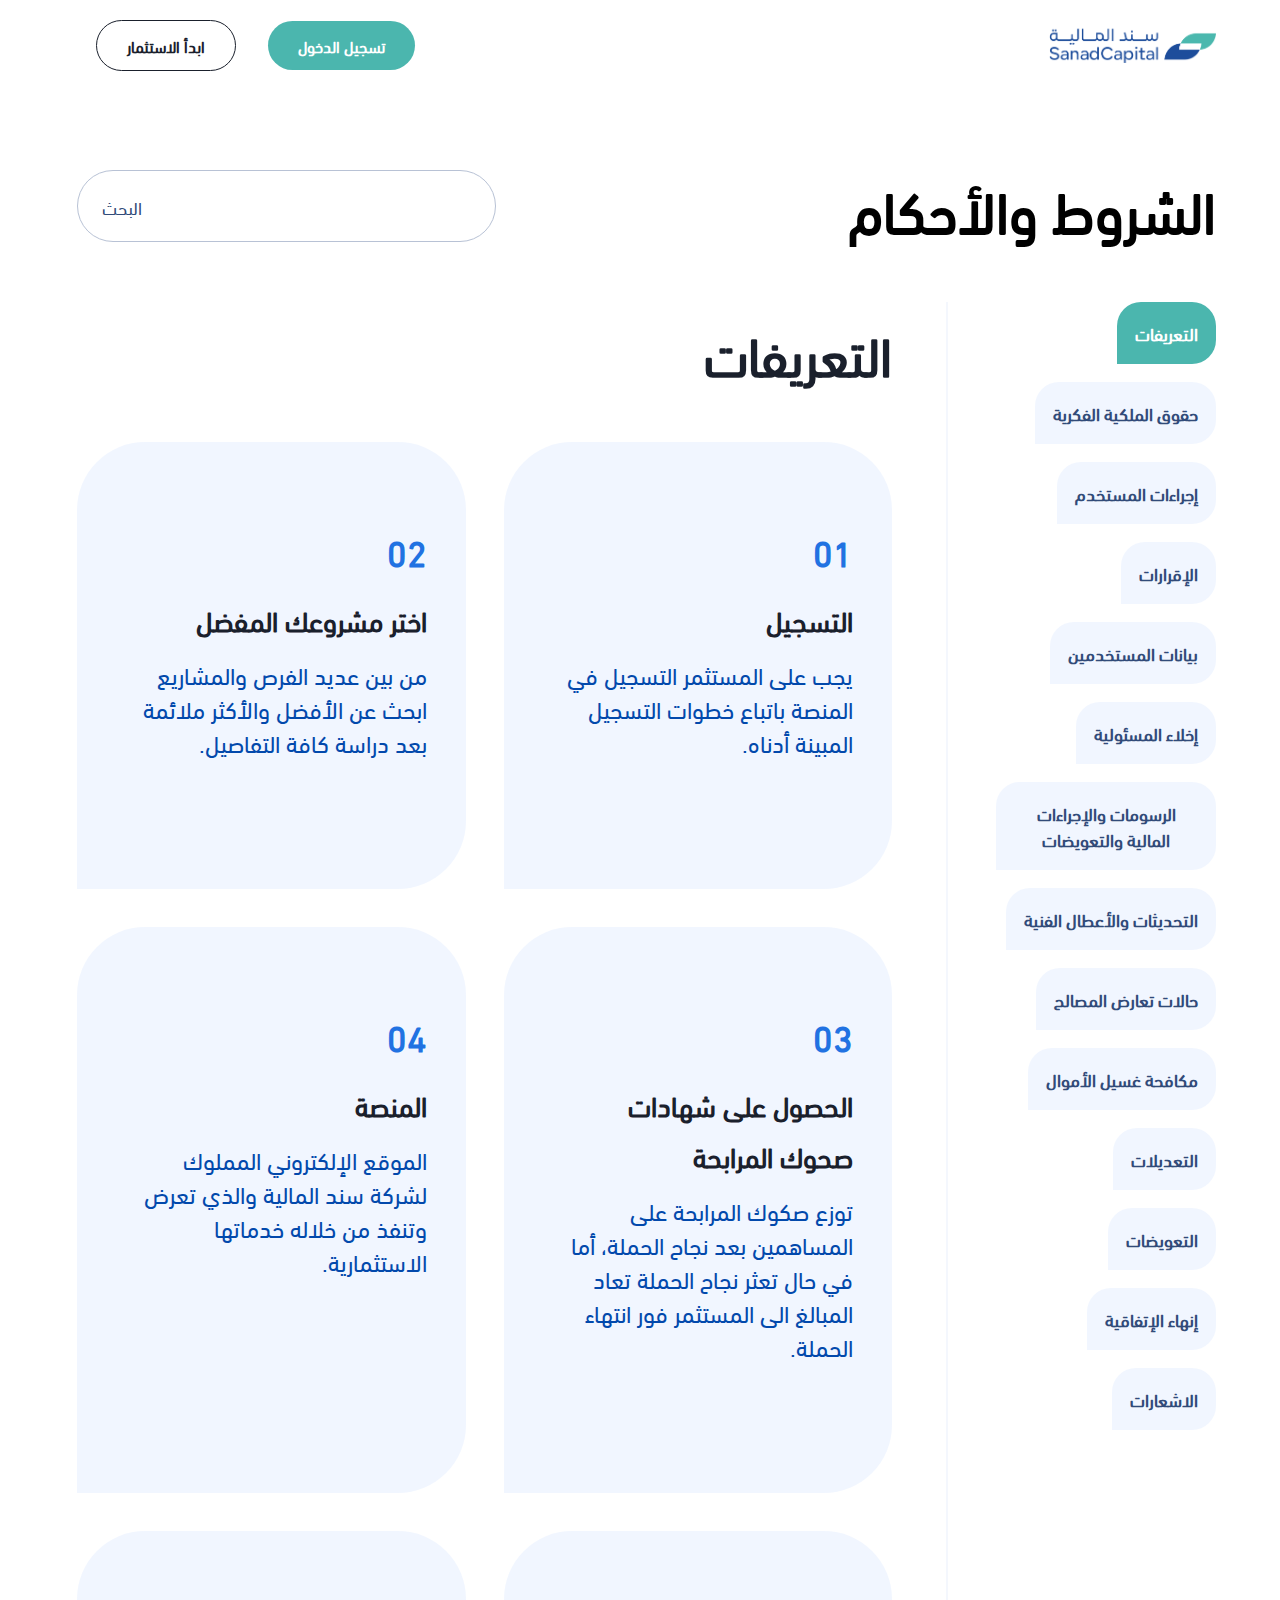
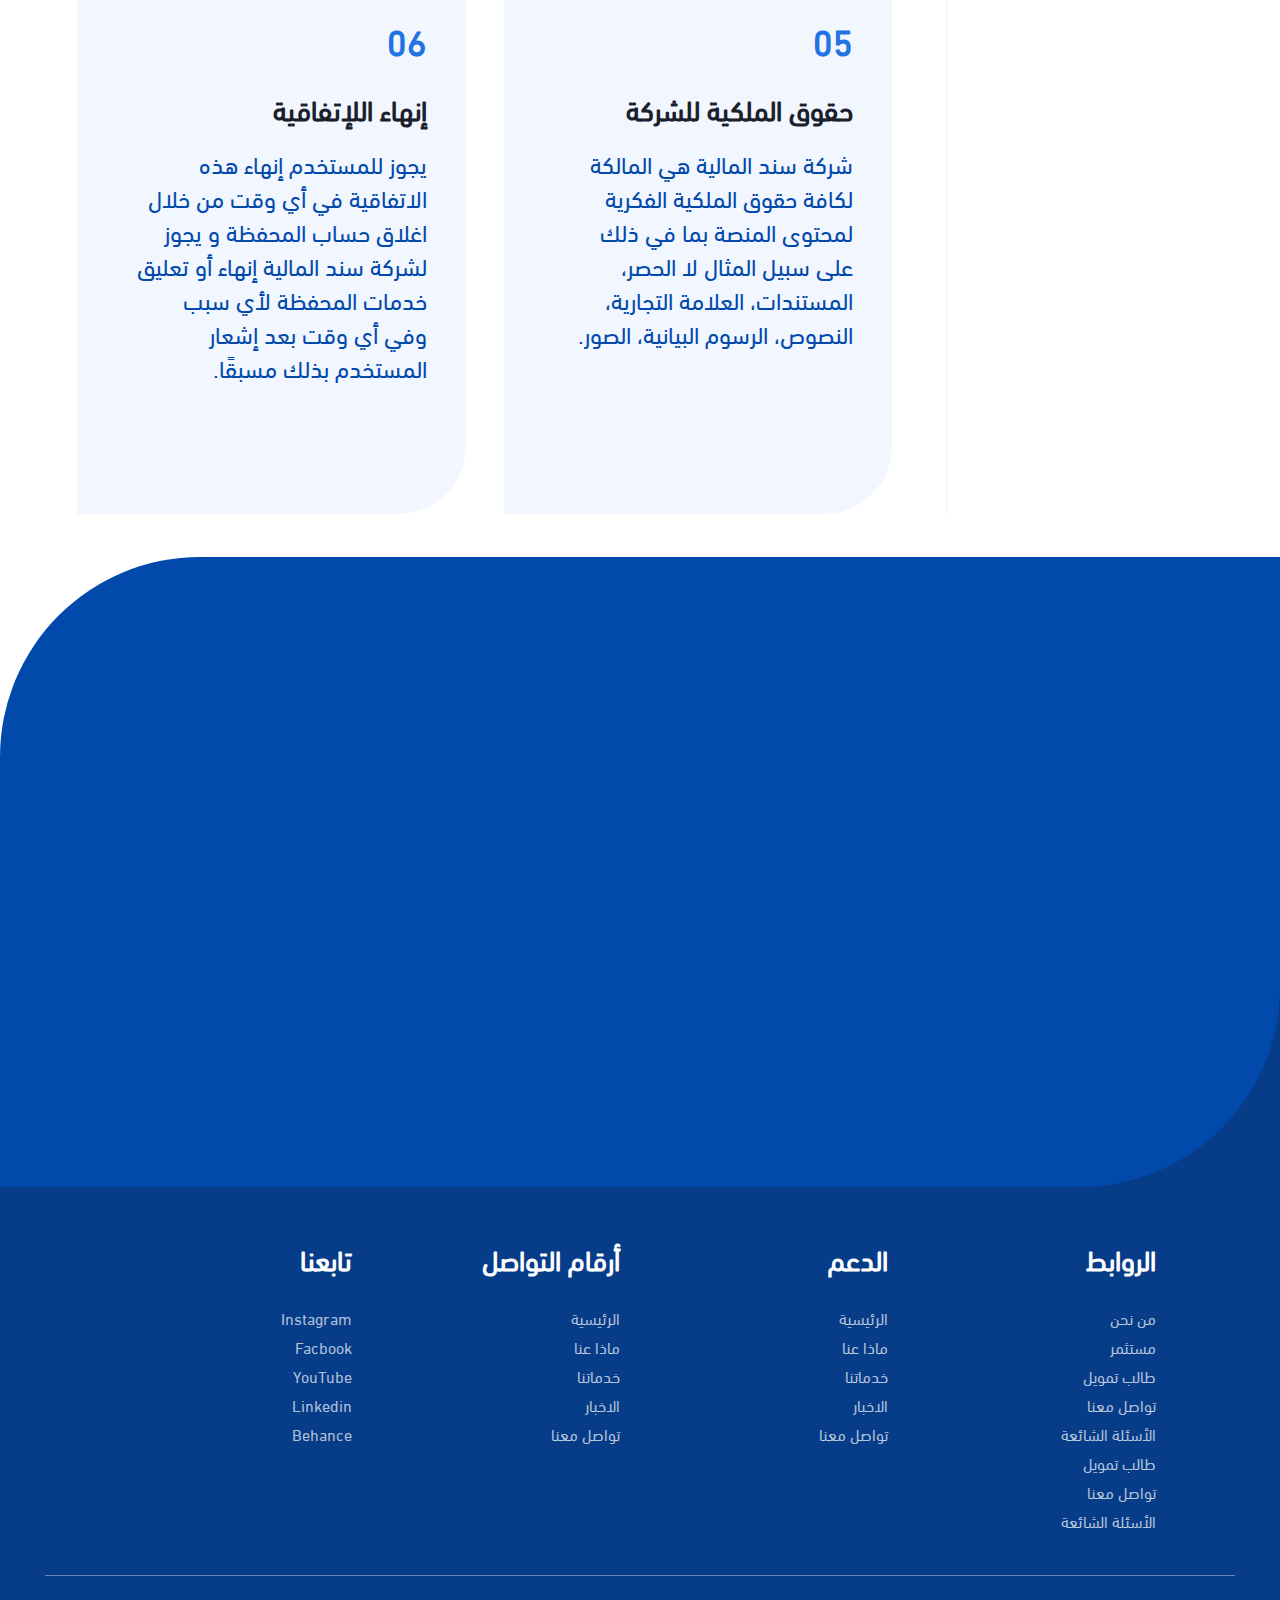
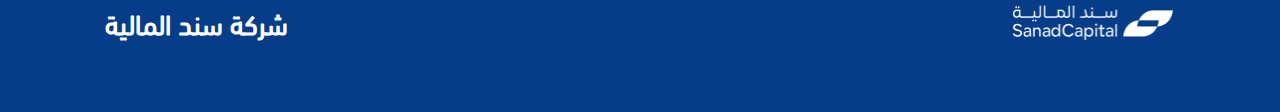
<file: terms.html>
<!DOCTYPE html>
<html lang="en">
  <head>
    <meta charset="UTF-8" />
    <meta http-equiv="X-UA-Compatible" content="IE=edge" />
    <meta name="viewport" content="width=device-width, initial-scale=1.0" />
    <title>سند المالية | الوظائف</title>
    <link
      rel="icon"
      href="./assets/images/sanad-bsckground.png"
      type="image/x-icon"
    />
    <!-- fonts google -->
    <link
      href="https://fonts.googleapis.com/css2?family=Cairo:wght@300;400;600;700;900&family=Qahiri&family=Rakkas&display=swap"
      rel="stylesheet"
    />
    <!-- fontawsome -->
    <link
      rel="stylesheet"
      href="https://cdnjs.cloudflare.com/ajax/libs/font-awesome/6.4.0/css/all.min.css"
      integrity="sha512-iecdLmaskl7CVkqkXNQ/ZH/XLlvWZOJyj7Yy7tcenmpD1ypASozpmT/E0iPtmFIB46ZmdtAc9eNBvH0H/ZpiBw=="
      crossorigin="anonymous"
      referrerpolicy="no-referrer"
    />
    <link rel="stylesheet" href="./css/globals.css" />
    <link rel="stylesheet" href="./css/terms.css" />
    <link rel="stylesheet" href="./css/responsive.css" />
  </head>

  <body id="terms">
    <!-- Start Nav -->
    <nav class="nav">
      <div class="container">
        <div class="row">
          <a href="/" class="logo">
            <img id="logo" src="./assets/images/logo.png" alt="logo" />
          </a>
          <ul class="links">
            <li>
              <a href="about.html">من نحن</a>
            </li>
            <li>
              <a href="investor.html">مستثمر</a>
            </li>
            <li>
              <a href="requester.html">طالب تمويل</a>
            </li>
            <li>
              <a href="contact.html">تواصل معنا</a>
            </li>
            <li>
              <a href="terms.html">الأسئلة الشائعة</a>
            </li>
          </ul>
          <div class="navbar-actions">
            <button class="primary-btn">تسجيل الدخول</button>
            <button class="secondary-btn">ابدأ الاستثمار</button>
            <div class="toggle">
              <i class="fa fa-bars"></i>
            </div>
          </div>
          <ul class="links-mobile">
            <li>
              <a href="about.html">من نحن</a>
            </li>
            <li>
              <a href="investor.html">مستثمر</a>
            </li>
            <li>
              <a href="requester.html">طالب تمويل</a>
            </li>
            <li>
              <a href="contact.html">تواصل معنا</a>
            </li>
            <li>
              <a href="terms.html">الأسئلة الشائعة</a>
            </li>
          </ul>
        </div>
      </div>
    </nav>
    <!--End Nav -->
    <main class="terms__main">
      <div class="container">
        <section class="terms__header">
          <h2>الشروط والأحكام</h2>
          <div class="terms__search">
            <form>
              <input
                placeholder="البحث"
                class="terms__search-input"
                name="search"
              />
              <button type="submit" class="terms__search-btn">
                <i class="fa-solid fa-magnifying-glass"></i>
              </button>
            </form>
          </div>
        </section>

        <div class="terms__body">
          <div class="aside__tabs-mobile tabs__group">
            <div class="aside-close">
              <i class="fa fa-times"></i>
            </div>
            <div class="tab active">التعريفات</div>
            <div class="tab">حقوق الملكية الفكرية</div>
            <div class="tab">إجراءات المستخدم</div>
            <div class="tab">الإقرارات</div>
            <div class="tab">بيانات المستخدمين</div>
            <div class="tab">إخلاء المسئولية</div>
            <div class="tab">الرسومات والإجراءات المالية والتعويضات</div>
            <div class="tab">التحديثات والأعطال الفنية</div>
            <div class="tab">حالات تعارض المصالح</div>
            <div class="tab">مكافحة غسيل الأموال</div>
            <div class="tab">التعديلات</div>
            <div class="tab">التعويضات</div>
            <div class="tab">إنهاء الإتفاقية</div>
            <div class="tab">الاشعارات</div>
          </div>
          <div class="aside__tabs tabs__group">
            <div class="tab active">التعريفات</div>
            <div class="tab">حقوق الملكية الفكرية</div>
            <div class="tab">إجراءات المستخدم</div>
            <div class="tab">الإقرارات</div>
            <div class="tab">بيانات المستخدمين</div>
            <div class="tab">إخلاء المسئولية</div>
            <div class="tab">الرسومات والإجراءات المالية والتعويضات</div>
            <div class="tab">التحديثات والأعطال الفنية</div>
            <div class="tab">حالات تعارض المصالح</div>
            <div class="tab">مكافحة غسيل الأموال</div>
            <div class="tab">التعديلات</div>
            <div class="tab">التعويضات</div>
            <div class="tab">إنهاء الإتفاقية</div>
            <div class="tab">الاشعارات</div>
          </div>

          <div class="terms__inner">
            <div class="aside-open">
              <i class="fa fa-bars"></i>
            </div>
            <div class="tab__content">
              <h3 class="tab__content-title">التعريفات</h3>
              <div class="terms__cards">
                <div class="term__box">
                  <span class="term__box-num">01</span>
                  <h3 class="term__box-title">التسجيل</h3>
                  <p class="term__box-details">
                    يجب على المستثمر التسجيل في المنصة باتباع خطوات التسجيل
                    المبينة أدناه.
                  </p>
                </div>
                <div class="term__box">
                  <span class="term__box-num">02</span>
                  <h3 class="term__box-title">اختر مشروعك المفضل</h3>
                  <p class="term__box-details">
                    من بين عديد الفرص والمشاريع ابحث عن الأفضل والأكثر ملائمة
                    بعد دراسة كافة التفاصيل.
                  </p>
                </div>
                <div class="term__box">
                  <span class="term__box-num">03</span>
                  <h3 class="term__box-title">
                    الحصول على شهادات صحوك المرابحة
                  </h3>
                  <p class="term__box-details">
                    توزع صكوك المرابحة على المساهمين بعد نجاح الحملة، أما في حال
                    تعثر نجاح الحملة تعاد المبالغ الى المستثمر فور انتهاء
                    الحملة.
                  </p>
                </div>
                <div class="term__box">
                  <span class="term__box-num">04</span>
                  <h3 class="term__box-title">المنصة</h3>
                  <p class="term__box-details">
                    الموقع الإلكتروني المملوك لشركة سند المالية والذي تعرض وتنفذ
                    من خلاله خدماتها الاستثمارية.
                  </p>
                </div>
                <div class="term__box">
                  <span class="term__box-num">05</span>
                  <h3 class="term__box-title">حقوق الملكية للشركة</h3>
                  <p class="term__box-details">
                    شركة سند المالية هي المالكة لكافة حقوق الملكية الفكرية
                    لمحتوى المنصة بما في ذلك على سبيل المثال لا الحصر،
                    المستندات، العلامة التجارية، النصوص، الرسوم البيانية، الصور.
                  </p>
                </div>
                <div class="term__box">
                  <span class="term__box-num">06</span>
                  <h3 class="term__box-title">إنهاء اللإتفاقية</h3>
                  <p class="term__box-details">
                    يجوز للمستخدم إنهاء هذه الاتفاقية في أي وقت من خلال اغلاق
                    حساب المحفظة و يجوز لشركة سند المالية إنهاء أو تعليق خدمات
                    المحفظة لأي سبب وفي أي وقت بعد إشعار المستخدم بذلك مسبقًا.
                  </p>
                </div>
              </div>
              <!--/.terms__card -->
            </div>
            <!--/.tab__content -->
            <div class="tab__content">
              <h3 class="tab__content-title">حقوق الملكية الفكرية</h3>
              <div class="terms__cards">
                <div class="term__box">
                  <span class="term__box-num">01</span>
                  <h3 class="term__box-title">التسجيل</h3>
                  <p class="term__box-details">
                    يجب على المستثمر التسجيل في المنصة باتباع خطوات التسجيل
                    المبينة أدناه.
                  </p>
                </div>
                <div class="term__box">
                  <span class="term__box-num">02</span>
                  <h3 class="term__box-title">اختر مشروعك المفضل</h3>
                  <p class="term__box-details">
                    من بين عديد الفرص والمشاريع ابحث عن الأفضل والأكثر ملائمة
                    بعد دراسة كافة التفاصيل.
                  </p>
                </div>
                <div class="term__box">
                  <span class="term__box-num">03</span>
                  <h3 class="term__box-title">
                    الحصول على شهادات صحوك المرابحة
                  </h3>
                  <p class="term__box-details">
                    توزع صكوك المرابحة على المساهمين بعد نجاح الحملة، أما في حال
                    تعثر نجاح الحملة تعاد المبالغ الى المستثمر فور انتهاء
                    الحملة.
                  </p>
                </div>
                <div class="term__box">
                  <span class="term__box-num">04</span>
                  <h3 class="term__box-title">المنصة</h3>
                  <p class="term__box-details">
                    الموقع الإلكتروني المملوك لشركة سند المالية والذي تعرض وتنفذ
                    من خلاله خدماتها الاستثمارية.
                  </p>
                </div>
                <div class="term__box">
                  <span class="term__box-num">05</span>
                  <h3 class="term__box-title">حقوق الملكية للشركة</h3>
                  <p class="term__box-details">
                    شركة سند المالية هي المالكة لكافة حقوق الملكية الفكرية
                    لمحتوى المنصة بما في ذلك على سبيل المثال لا الحصر،
                    المستندات، العلامة التجارية، النصوص، الرسوم البيانية، الصور.
                  </p>
                </div>
                <div class="term__box">
                  <span class="term__box-num">06</span>
                  <h3 class="term__box-title">إنهاء اللإتفاقية</h3>
                  <p class="term__box-details">
                    يجوز للمستخدم إنهاء هذه الاتفاقية في أي وقت من خلال اغلاق
                    حساب المحفظة و يجوز لشركة سند المالية إنهاء أو تعليق خدمات
                    المحفظة لأي سبب وفي أي وقت بعد إشعار المستخدم بذلك مسبقًا.
                  </p>
                </div>
              </div>
              <!--/.terms__card -->
            </div>
            <!--/.tab__content -->
            <div class="tab__content">
              <h3 class="tab__content-title">إجراءات المستخدم</h3>
              <div class="terms__cards">
                <div class="term__box">
                  <span class="term__box-num">01</span>
                  <h3 class="term__box-title">التسجيل</h3>
                  <p class="term__box-details">
                    يجب على المستثمر التسجيل في المنصة باتباع خطوات التسجيل
                    المبينة أدناه.
                  </p>
                </div>
                <div class="term__box">
                  <span class="term__box-num">02</span>
                  <h3 class="term__box-title">اختر مشروعك المفضل</h3>
                  <p class="term__box-details">
                    من بين عديد الفرص والمشاريع ابحث عن الأفضل والأكثر ملائمة
                    بعد دراسة كافة التفاصيل.
                  </p>
                </div>
                <div class="term__box">
                  <span class="term__box-num">03</span>
                  <h3 class="term__box-title">
                    الحصول على شهادات صحوك المرابحة
                  </h3>
                  <p class="term__box-details">
                    توزع صكوك المرابحة على المساهمين بعد نجاح الحملة، أما في حال
                    تعثر نجاح الحملة تعاد المبالغ الى المستثمر فور انتهاء
                    الحملة.
                  </p>
                </div>
                <div class="term__box">
                  <span class="term__box-num">04</span>
                  <h3 class="term__box-title">المنصة</h3>
                  <p class="term__box-details">
                    الموقع الإلكتروني المملوك لشركة سند المالية والذي تعرض وتنفذ
                    من خلاله خدماتها الاستثمارية.
                  </p>
                </div>
                <div class="term__box">
                  <span class="term__box-num">05</span>
                  <h3 class="term__box-title">حقوق الملكية للشركة</h3>
                  <p class="term__box-details">
                    شركة سند المالية هي المالكة لكافة حقوق الملكية الفكرية
                    لمحتوى المنصة بما في ذلك على سبيل المثال لا الحصر،
                    المستندات، العلامة التجارية، النصوص، الرسوم البيانية، الصور.
                  </p>
                </div>
                <div class="term__box">
                  <span class="term__box-num">06</span>
                  <h3 class="term__box-title">إنهاء اللإتفاقية</h3>
                  <p class="term__box-details">
                    يجوز للمستخدم إنهاء هذه الاتفاقية في أي وقت من خلال اغلاق
                    حساب المحفظة و يجوز لشركة سند المالية إنهاء أو تعليق خدمات
                    المحفظة لأي سبب وفي أي وقت بعد إشعار المستخدم بذلك مسبقًا.
                  </p>
                </div>
              </div>
              <!--/.terms__card -->
            </div>
            <!--/.tab__content -->
            <div class="tab__content">
              <h3 class="tab__content-title">الإقرارات</h3>
              <div class="terms__cards">
                <div class="term__box">
                  <span class="term__box-num">01</span>
                  <h3 class="term__box-title">التسجيل</h3>
                  <p class="term__box-details">
                    يجب على المستثمر التسجيل في المنصة باتباع خطوات التسجيل
                    المبينة أدناه.
                  </p>
                </div>
                <div class="term__box">
                  <span class="term__box-num">02</span>
                  <h3 class="term__box-title">اختر مشروعك المفضل</h3>
                  <p class="term__box-details">
                    من بين عديد الفرص والمشاريع ابحث عن الأفضل والأكثر ملائمة
                    بعد دراسة كافة التفاصيل.
                  </p>
                </div>
                <div class="term__box">
                  <span class="term__box-num">03</span>
                  <h3 class="term__box-title">
                    الحصول على شهادات صحوك المرابحة
                  </h3>
                  <p class="term__box-details">
                    توزع صكوك المرابحة على المساهمين بعد نجاح الحملة، أما في حال
                    تعثر نجاح الحملة تعاد المبالغ الى المستثمر فور انتهاء
                    الحملة.
                  </p>
                </div>
                <div class="term__box">
                  <span class="term__box-num">04</span>
                  <h3 class="term__box-title">المنصة</h3>
                  <p class="term__box-details">
                    الموقع الإلكتروني المملوك لشركة سند المالية والذي تعرض وتنفذ
                    من خلاله خدماتها الاستثمارية.
                  </p>
                </div>
                <div class="term__box">
                  <span class="term__box-num">05</span>
                  <h3 class="term__box-title">حقوق الملكية للشركة</h3>
                  <p class="term__box-details">
                    شركة سند المالية هي المالكة لكافة حقوق الملكية الفكرية
                    لمحتوى المنصة بما في ذلك على سبيل المثال لا الحصر،
                    المستندات، العلامة التجارية، النصوص، الرسوم البيانية، الصور.
                  </p>
                </div>
                <div class="term__box">
                  <span class="term__box-num">06</span>
                  <h3 class="term__box-title">إنهاء اللإتفاقية</h3>
                  <p class="term__box-details">
                    يجوز للمستخدم إنهاء هذه الاتفاقية في أي وقت من خلال اغلاق
                    حساب المحفظة و يجوز لشركة سند المالية إنهاء أو تعليق خدمات
                    المحفظة لأي سبب وفي أي وقت بعد إشعار المستخدم بذلك مسبقًا.
                  </p>
                </div>
              </div>
              <!--/.terms__card -->
            </div>
            <!--/.tab__content -->
            <div class="tab__content">
              <h3 class="tab__content-title">بيانات المستخدمين</h3>
              <div class="terms__cards">
                <div class="term__box">
                  <span class="term__box-num">01</span>
                  <h3 class="term__box-title">التسجيل</h3>
                  <p class="term__box-details">
                    يجب على المستثمر التسجيل في المنصة باتباع خطوات التسجيل
                    المبينة أدناه.
                  </p>
                </div>
                <div class="term__box">
                  <span class="term__box-num">02</span>
                  <h3 class="term__box-title">اختر مشروعك المفضل</h3>
                  <p class="term__box-details">
                    من بين عديد الفرص والمشاريع ابحث عن الأفضل والأكثر ملائمة
                    بعد دراسة كافة التفاصيل.
                  </p>
                </div>
                <div class="term__box">
                  <span class="term__box-num">03</span>
                  <h3 class="term__box-title">
                    الحصول على شهادات صحوك المرابحة
                  </h3>
                  <p class="term__box-details">
                    توزع صكوك المرابحة على المساهمين بعد نجاح الحملة، أما في حال
                    تعثر نجاح الحملة تعاد المبالغ الى المستثمر فور انتهاء
                    الحملة.
                  </p>
                </div>
                <div class="term__box">
                  <span class="term__box-num">04</span>
                  <h3 class="term__box-title">المنصة</h3>
                  <p class="term__box-details">
                    الموقع الإلكتروني المملوك لشركة سند المالية والذي تعرض وتنفذ
                    من خلاله خدماتها الاستثمارية.
                  </p>
                </div>
                <div class="term__box">
                  <span class="term__box-num">05</span>
                  <h3 class="term__box-title">حقوق الملكية للشركة</h3>
                  <p class="term__box-details">
                    شركة سند المالية هي المالكة لكافة حقوق الملكية الفكرية
                    لمحتوى المنصة بما في ذلك على سبيل المثال لا الحصر،
                    المستندات، العلامة التجارية، النصوص، الرسوم البيانية، الصور.
                  </p>
                </div>
                <div class="term__box">
                  <span class="term__box-num">06</span>
                  <h3 class="term__box-title">إنهاء اللإتفاقية</h3>
                  <p class="term__box-details">
                    يجوز للمستخدم إنهاء هذه الاتفاقية في أي وقت من خلال اغلاق
                    حساب المحفظة و يجوز لشركة سند المالية إنهاء أو تعليق خدمات
                    المحفظة لأي سبب وفي أي وقت بعد إشعار المستخدم بذلك مسبقًا.
                  </p>
                </div>
              </div>
              <!--/.terms__card -->
            </div>
            <!--/.tab__content -->

            <div class="tab__content">
              <h3 class="tab__content-title">إخلاء المسئولية</h3>
            </div>
            <!--/.tab__content -->
            <div class="tab__content">
              <h3 class="tab__content-title">
                الرسومات والإجراءات المالية والتعويضات
              </h3>
            </div>
            <!--/.tab__content -->
            <div class="tab__content">
              <h3 class="tab__content-title">التحديثات والأعطال الفنية</h3>
            </div>
            <!--/.tab__content -->
            <div class="tab__content">
              <h3 class="tab__content-title">حالات تعارض المصالح</h3>
            </div>
            <!--/.tab__content -->
            <div class="tab__content">
              <h3 class="tab__content-title">مكافحة غسيل الأموال</h3>
            </div>
            <!--/.tab__content -->
            <div class="tab__content">
              <h3 class="tab__content-title">التعديلات</h3>
            </div>
            <!--/.tab__content -->
            <div class="tab__content">
              <h3 class="tab__content-title">التعويضات</h3>
            </div>
            <!--/.tab__content -->
            <div class="tab__content">
              <h3 class="tab__content-title">إنهاء الإتفاقية</h3>
            </div>
            <!--/.tab__content -->
            <div class="tab__content">
              <h3 class="tab__content-title">الاشعارات</h3>
            </div>
            <!--/.tab__content -->
          </div>
          <!--/.terms__body -->
        </div>
      </div>
    </main>
    <!-- Start Last section -->
    <section class="last">
      <section class="head">
        <section class="contact">
          <div class="container hidden-text">
            <h2>اتصل بنا اليوم للحصول على استشارة مجانية</h2>
            <div class="btns">
              <button class="secondary-btn">خدمتنا</button>
              <button class="primary-btn">تواصل معنا</button>
            </div>
          </div>
          <img src="./assets/svg/I3.svg" alt="" class="svg-bg hidden-svg" />
        </section>

        <footer class="footer">
          <div class="container">
            <div class="footer__row">
              <div class="footer__column">
                <h4 class="footer__title">الروابط</h4>
                <ul class="footer__links">
                  <li>
                    <a href="#">من نحن</a>
                  </li>
                  <li>
                    <a href="#">مستثمر</a>
                  </li>
                  <li>
                    <a href="#">طالب تمويل</a>
                  </li>
                  <li>
                    <a href="#">تواصل معنا</a>
                  </li>
                  <li>
                    <a href="#">الأسئلة الشائعة</a>
                  </li>
                  <li>
                    <a href="#">طالب تمويل</a>
                  </li>
                  <li>
                    <a href="#">تواصل معنا</a>
                  </li>
                  <li>
                    <a href="#">الأسئلة الشائعة</a>
                  </li>
                </ul>
              </div>
              <div class="footer__column">
                <h4 class="footer__title">الدعم</h4>
                <ul class="footer__links">
                  <li>
                    <a href="#">الرئيسية</a>
                  </li>
                  <li>
                    <a href="#">ماذا عنا</a>
                  </li>
                  <li>
                    <a href="#">خدماتنا</a>
                  </li>
                  <li>
                    <a href="#">الاخبار</a>
                  </li>
                  <li>
                    <a href="#">تواصل معنا</a>
                  </li>
                </ul>
              </div>
              <div class="footer__column">
                <h4 class="footer__title">أرقام التواصل</h4>
                <ul class="footer__links">
                  <li>
                    <a href="#">الرئيسية</a>
                  </li>
                  <li>
                    <a href="#">ماذا عنا</a>
                  </li>
                  <li>
                    <a href="#">خدماتنا</a>
                  </li>
                  <li>
                    <a href="#">الاخبار</a>
                  </li>
                  <li>
                    <a href="#">تواصل معنا</a>
                  </li>
                </ul>
              </div>
              <div class="footer__column">
                <h4 class="footer__title">تابعنا</h4>
                <ul class="footer__links">
                  <li>
                    <a href="#">Instagram</a>
                  </li>
                  <li>
                    <a href="#">Facbook</a>
                  </li>
                  <li>
                    <a href="#">YouTube</a>
                  </li>
                  <li>
                    <a href="#">Linkedin</a>
                  </li>
                  <li>
                    <a href="#">Behance</a>
                  </li>
                </ul>
              </div>
            </div>
          </div>
          <div class="copyright">
            <img src="./assets/images/sanad-logo.png" alt="logo" />
            <h4>شركة سند المالية</h4>
          </div>
        </footer>
      </section>
      <div class="layer-zero"></div>
    </section>
    <!-- End Last -->

    <script>
      /* ===========================================================
        Toggle Aside Tabs
        ==========================================================*/

      let asideOpenBtn = document.querySelector(".aside-open");
      let asideCloseBtn = document.querySelector(".aside-close");
      let asideTabs = document.querySelector(".aside__tabs-mobile");

      let asideMobileTabs = asideTabs.querySelectorAll(".tab");
      console.log(asideMobileTabs);
      asideMobileTabs.forEach((tab) => {
        tab.onclick = function () {
          asideTabs.classList.remove("collapse");
        };
      });

      asideOpenBtn.onclick = function () {
        asideTabs.classList.add("collapse");
      };
      asideCloseBtn.onclick = function () {
        asideTabs.classList.remove("collapse");
      };
    </script>
    <script src="./js/main.js"></script>
  </body>
</html>
</file>
<file: css/globals.css>
@font-face {
  font-family: "DIN Next LT Arabic";
  src: url("../assets/fonts/alfont_com_AlFont_com_DINNextLTArabic-Regular.ttf");
}

/* ===============================
  Global styles
  ==================================== */

:root {
  /* Colors  */
  --mainColor: #0249ac;
  --secondColor: #4bb6ae;
  --white: #fff;
  --black: #001943;
  --grey: #1a202c;
  --color-1: rgba(34, 197, 94, 1);
  --color-2: rgba(221, 51, 51, 1);
  --color-3: rgba(234, 179, 8, 1);

  --transition-time: 0.4s;

  /* Spacing */
  /* --sp- */

  /* Padding */
  --btn-padding: 26px 40px;
  /* Typography */
  --ff-primary: "DIN Next LT Arabic";

  --fw-regular: 400;
  --fw-medium: 500;
  --fw-bold: 700;
  --fw-black: 900;

  --fs-500: 16px;
  --fs-600: 18px;
  --fs-700: 28px;
  --fs-800: 58px;
  --fs-900: 72px;

  --fs-button: var(--fs-500);
  --fs-nav: var(--fs-600);
  --fs-body: var(--fs-600);
  --fs-smaller-heading: var(--fs-700);
  --fs-secondary-heading: var(--fs-800);
  --fs-primary-heading: var(--fs-900);
}
::-webkit-scrollbar {
  width: 15px;
}

::-webkit-scrollbar-track {
  backdrop-filter: blur(5px);
}

::-webkit-scrollbar-thumb {
  background: linear-gradient(var(--main-color), transparent);
}
/* =============================
  Scroll animation claesses
  ================================*/
.hidden {
  opacity: 0;
  transition: all 0.2s ease-in-out;
  transform: scale(0.95);
}

.show {
  opacity: 1;
  transform: scale(1);
}

.hidden-card {
  opacity: 0;
  transition: all 0.2s ease-in-out;
  transition-delay: 1s;
  transform: translateX(-25%);
}

.show-card {
  opacity: 1;
  transform: translate(0);
}

.hidden-step {
  opacity: 0;
  transition: all 0.2s ease-in-out;
  transition-delay: 0.5s;
  transform: translateX(25%) translateY(-25%);
}

.show-step {
  opacity: 1;
  transform: translate(0);
}

.hidden-text {
  opacity: 0;
  transition: all 0.2s ease-in-out;
  transition-delay: 0.5s;
  transform: translateX(25%);
}

.show-text {
  opacity: 1;
  transform: translate(0);
}

.hidden-svg {
  opacity: 0;
  transition: all 0.2s ease-in-out;
  transform: scale(0.5);
}

.show-svg {
  opacity: 1;
  transform: scale(1);
}

.fade-in {
  animation: fadeIn 0.5s;
}
/* Typography styles */
h1 {
  font-size: var(--fs-900);
  font-weight: var(--fw-black);
}

h2 {
  font-size: var(--fs-800);
  font-weight: var(--fw-black);
}

h3 {
  font-size: 45px;
  font-weight: var(--fw-black);
}

h4 {
  font-size: var(--fs-700);
  font-weight: var(--fw-bold);
}

span {
  font-size: var(--fs-600);
  font-weight: var(--fw-medium);
}

p {
  font-size: var(--fs-500);
  font-weight: var(--fw-regular);
}
/* Typography styles */

html {
  scroll-behavior: smooth;
}

* {
  margin: 0;
  padding: 0;
  box-sizing: border-box;
}

body {
  direction: rtl;
  background-color: var(--white);
  font-family: var(--ff-primary);
  font-display: inherit;
}

li {
  list-style-type: none;
}

a {
  text-decoration: none;
}

.row {
  display: flex;
}

.container {
  width: 90%;
  margin: auto;
}

button,
input {
  border: none;
  outline: none;
}

.btnUp {
  position: fixed;
  right: 20px;
  bottom: 50px;
  background-color: var(--mainColor);
  color: var(--white);
  width: 60px;
  height: 60px;
  border-radius: 50%;
  opacity: 0;
  font-size: 18px;
  cursor: pointer;
  box-shadow: 0px 0px 5px 1px #0000003d;
  transition: all var(--transition-time);
  animation: trans 1s infinite alternate;
}

.text-end {
  text-align: end;
}

/*================================
  Tabs 
  =====================================*/
.tab {
  display: flex;
  flex-direction: row;
  justify-content: center;
  align-items: center;
  padding: 18px 28px;
  width: 119px;
  height: 56px;
  background: rgba(208, 225, 255, 0.3);
  border-radius: 24px 24px 24px 0px;
  color: #314b79;
  font-size: var(--fs-600);
  font-weight: var(--fw-bold);
  cursor: pointer;
  transition: all 0.3s;
}

.tab.active,
.tab:hover {
  background: #4bb6ae;
  color: #fff;
}

.tab__content {
  display: none;
}
.tab__content.active {
  display: block;
}

/*================================
  nav 
  =====================================*/

.nav {
  position: fixed;
  left: 0;
  top: 0;
  width: 100%;
  z-index: 50;
  padding: 20px 0;
  transition: var(--transition-time) ease-in-out;
  background-color: var(--mainColor);
}

.nav .row {
  display: flex;
  justify-content: space-between;
  align-items: center;
}

.nav .links {
  display: flex;
  gap: 3rem;
  align-items: center;
}

.links li a {
  color: var(--white);
  font-size: var(--fs-600);
  font-weight: var(--fw-bold);
  transition: var(--transition-time) ease-in-out,
    color var(--transition-time) ease-in-out;
}

.navbar-actions {
  display: flex;
  justify-self: center;
  align-items: center;
  flex-direction: row;
  gap: 2rem;
}

.primary-btn,
.secondary-btn {
  padding: 10px 30px;
  border: none;
  border-radius: 50px;
  color: var(--white);
  font-size: var(--fs-500);
  font-weight: var(--fw-bold);
  font-family: var(--ff-primary);
  cursor: pointer;
  transition: var(--transition-time) ease-in-out;
}

.primary-btn {
  background-color: var(--secondColor);
}

.primary-btn:hover {
  color: var(--mainColor);
}

.secondary-btn {
  background-color: transparent;
  border: 1px solid var(--secondColor);
}

.secondary-btn:hover {
  border: 1px solid var(--secondColor);
  background-color: var(--secondColor);
  color: white;
}

.nav-active .links li a {
  color: var(--black);
}

.logo img {
  width: 166.69px;
}

.nav .toggle {
  display: none;
  font-size: 20px;
  cursor: pointer;
  color: var(--white);
}

.nav-active .toggle {
  color: var(--black);
}

.nav-active .secondary-btn {
  color: var(--secondColor);
}

.nav .links {
  transition: var(--transition-time) ease-in-out;
}

.nav .links-mobile {
  position: absolute;
  background: var(--white);
  left: 0;
  top: 81px;
  width: 100%;
  display: flex;
  align-items: center;
  flex-direction: column;
  grid-gap: 10px;
  padding: 20px;
  z-index: 9999;
  transition: var(--transition-time) ease-in-out;
  opacity: 0;
  visibility: hidden;
  transform: translate(0%, -100%);
  transform-origin: top;
}

.nav .links-mobile li a {
  padding: 20px;
  display: inline-block;
  color: var(--black);
  transition: color var(--transition-time) ease-in-out;
}

.links-mobile.collapse {
  opacity: 0;
  visibility: hidden;
  transform: translate(0%, -100%);
}

.links li a:hover,
.links-mobile li a:hover {
  color: var(--secondColor);
}

/* av when scroll */

.nav-active {
  background-color: var(--white);
  top: 1.5%;
  width: 95%;
  margin: 0% 2.5%;
  padding: 10px;
  border-radius: 10px;
  box-shadow: 0 0 5px 0 #aaa;
  transition: var(--transition-time) ease-in-out;
  border-bottom: none;
  display: flex;
  flex-direction: row;
  align-items: center;
}

.nav-active img {
  width: 166.69px;
}

/*=======================================================
Contact
=======================================================*/

.last {
  position: relative;
}
.last .head {
  position: absolute;
  z-index: 3;
  width: 100%;
}
.last .layer-zero {
  z-index: 0;
  background-color: rgba(6, 60, 136, 1);
  width: 50%;
  right: 0;
  top: 0;
  height: 1000px;
}

.contact {
  position: relative;
  background-color: var(--mainColor);
  display: flex;
  flex-direction: row;
  gap: 4rem;
  padding: 20vh 0%;
  border-radius: 200px 0 200px 0;
  overflow: hidden;
}

.contact .svg-bg {
  width: 50%;
  position: absolute;
  left: 0%;
  bottom: 0;
  width: 700px;
}

.contact .container {
  display: flex;
  padding-left: 50%;
  flex-direction: column;
  gap: 2rem;
}

.contact h2 {
  color: var(--white);
  line-height: 1.3;
}

.contact .btns {
  display: flex;
  flex-direction: row;
  gap: 2rem;
}
.contact .secondary-btn {
  color: var(--white);
  border: 1px solid var(--white);
  padding: 26px 56px;
  font-size: 18px;
}
.contact .primary-btn {
  font-size: 18px;
  padding: 26px 38px;
}
/*=======================================================
  Footer 
  =======================================================*/

.footer {
  background: rgba(6, 60, 136, 1);
  padding: 5vh;
}

.footer__row {
  display: flex;
  justify-content: center;
  flex-wrap: wrap;
  gap: 40px;
  padding-bottom: 40px;
}

.footer__column {
  flex: 1 1 calc(100% / 4 - 40px);
  max-width: calc(100% / 4 - 40px);
}

.footer__home-desc {
  color: #eee;
}

.footer__title {
  color: #fff;
  margin-bottom: 20px;
}

.footer__links li a {
  color: rgba(255, 255, 255, 0.7);
  transition: all var(--transition-time);
}

.footer__links li a:hover {
  margin-right: 10px;
  font-weight: 900;
}

.copyright {
  padding: 20px 5%;
  display: flex;
  flex-direction: row;
  justify-content: space-between;
  align-items: center;
  border-top: 1px solid rgba(255, 255, 255, 0.384);
}

.copyright img {
  width: 166.69px;
}

.copyright h4 {
  color: var(--white);
}

@keyframes fadeIn {
  0% {
    opacity: 0;
    display: none;
    transform: translateY(20px);
  }
  100% {
    opacity: 1;
    display: block;
    transform: translateY(0);
  }
}
</file>
<file: css/style.css>
/*=======================================================
Hero
=======================================================*/
.hero {
  height: 95vh;
  margin-bottom: 10vh;
  width: 100%;
  display: flex;
  justify-content: center;
  background: var(--mainColor) url(/assets/images/sanad-bsckground.png)
    no-repeat center;
  background-size: 210vh;
  border-radius: 0 0 0 250px;
}

.hero .container {
  width: 60%;
  text-align: center;
}

.hero .container h1 {
  color: var(--white);
  line-height: 1.3;
}

.hero .container h4 {
  color: var(--white);
  margin: 30px 0 80px 0;
}

.hero .btns {
  display: flex;
  flex-direction: row;
  justify-content: center;
  gap: 2rem;
  /* margin: 7rem 0px; */
}

/*=======================================================
Investments 
=======================================================*/
.invetments {
  padding: 30vh 0vh;
  display: flex;
  flex-direction: column;
  justify-content: center;
  gap: 4rem;
  align-items: center;
  overflow: hidden;
}

.invetments .invest-container {
  width: 90%;
  display: flex;
  flex-direction: row;
  justify-content: space-between;
}

.invetments .controller {
  width: 100%;
  display: flex;
  flex-direction: row;
  justify-content: space-between;
  align-items: center;
}

.invetments .btns {
  display: flex;
  flex-direction: row;
  gap: 1rem;
}

.invetments .btns-mobile {
  display: none;
}

.invetments .primary-arrow-btn {
  border-radius: 100%;
  color: var(--white);
  font-size: var(--fs-600);
  background-color: var(--secondColor);
  display: flex;
  justify-content: center;
  align-items: center;
  padding: 25px;
}

.invetments .secondary-arrow-btn {
  border-radius: 100%;
  color: var(--black);
  font-size: var(--fs-600);
  background-color: rgba(216, 227, 248, 1);
  display: flex;
  align-items: center;
  padding: 25px;
}

.invetments h2 {
  color: var(--black);
}

.invetments p {
  color: var(--mainColor);
}

.invetments .invest-cards {
  position: relative;
  width: 100%;
  overflow-x: hidden;
}

.invetments .cards-container {
  white-space: nowrap;
  transition: transform 0.3s ease-in-out;
}

.invetments .invest-cards ul {
  display: flex;
  flex-direction: row;
  padding: 0;
  margin: 0;
}

.invetments .card {
  margin-left: 2rem;
  background-color: var(--mainColor);
  border-radius: 50px 50px 50px 0;
  padding: 30px;
  display: flex;
  gap: 1.2rem;
  flex-direction: column;
}

.invetments .card .statue {
  padding: 5px 20px;
  background-color: var(--color-1);
  border-radius: 50px;
  color: var(--white);
  font-size: var(--fs-500);
  font-weight: var(--fw-bold);
  width: 70px;
}

.invetments .card h4 {
  color: var(--white);
  line-height: 1.2;
}

.invetments .card .data {
  display: flex;
  flex-direction: row;
  justify-content: space-between;
}

.invetments .card span {
  color: var(--white);
}

.invetments .card .statue-bar {
  height: 5px;
  background-color: var(--secondColor);
  border-radius: 50px;
}

/*=======================================================
Features 
=======================================================*/
.features {
  position: relative;
  background-color: var(--mainColor);
  padding: 10vh 0vh;
  margin-top: 20vh;
  display: flex;
  justify-content: center;
  align-items: center;
  border-radius: 200px 0 200px 0;
}

.features .absolute-svg-one {
  overflow: hidden;
  position: absolute;
  top: -10%;
  left: 0%;
  z-index: 1;
}

.features .absolute-svg-two {
  overflow: hidden;
  position: absolute;
  top: 35%;
  left: 30%;
  z-index: 1;
}

.features .container {
  z-index: 2;
  display: flex;
  flex-direction: row;
  gap: 8rem;
  align-items: center;
}

.features .content {
  flex: 5;
}

.features .content h2 {
  color: var(--white);
  line-height: 1.3;
}

.features .content p {
  color: var(--white);
}

.features .content .primary-btn {
  margin-top: 60px;
}

.features .feat-cards {
  overflow: hidden;
  flex: 5;
  display: grid;
  grid-template-columns: repeat(2, 1fr);
  grid-template-rows: repeat(2, 1fr);
  gap: 1rem;
}

.features .card {
  padding: 50px;
  background-color: rgba(6, 60, 136, 1);
  color: var(--white);
  border-radius: 50px 50px 50px 0;
}

.features .card h3 {
  color: var(--white);
  line-height: 1.3;
  padding-bottom: 20px;
}

.features .card p {
  font-size: var(--fs-500);
  font-weight: var(--fw-regular);
}

/*=======================================================
How it works
=======================================================*/
.how {
  margin-top: 50vh;
  padding: 20vh 0vh;
  position: relative;
  display: flex;
  justify-content: center;
  align-items: center;
  text-align: center;
}

.how .container {
  width: 60%;
  display: flex;
  flex-direction: column;
  justify-self: center;
  align-items: center;
  gap: 3rem;
}

.how h2 {
  color: var(--black);
}

.how p {
  color: var(--mainColor);
}

.how .choices {
  display: flex;
  flex-direction: row;
  gap: 1rem;
  border: 1px solid var(--mainColor);
  border-radius: 50px;
  padding: 5px;
  width: 90%;
}

.how .choices .choice-one {
  flex: 5;
  background-color: var(--mainColor);
  border-radius: 50px;
  display: flex;
  justify-content: center;
  align-items: center;
  padding: 10px 20px;
  color: var(--white);
  font-size: var(--fs-600);
  font-weight: var(--fw-bold);
}

.how .choices .choice-two {
  flex: 5;
  background-color: transparent;
  border-radius: 50px;
  display: flex;
  justify-content: center;
  align-items: center;
  padding: 20px;
  color: var(--mainColor);
  font-size: var(--fs-600);
  font-weight: var(--fw-bold);
}

/*=======================================================
Steps 
=======================================================*/
.steps {
  position: relative;
  padding: 30vh 0vh;
  margin-top: 20vh;
  display: flex;
  justify-content: center;
  align-items: center;
}

.steps .container {
  display: flex;
  flex-direction: row;
  gap: 5rem;
}

.steps .content {
  flex: 5;
}

.steps .content h2 {
  color: var(--black);
  line-height: 1.3;
}

.steps .content p {
  padding-top: 20px;
  color: var(--mainColor);
}

.steps .content .primary-btn {
  margin-top: 60px;
}

.steps .timeline {
  flex: 5;
  display: flex;
  flex-direction: column;
  gap: 10rem;
  border-right: 1px solid rgba(0, 0, 0, 0.185);
}

.steps .time {
  padding: 0;
  display: flex;
  flex-direction: row;
  gap: 2rem;
}

.steps .time .circle {
  margin-right: -10px;
  margin-top: 20px;
  width: 20px;
  height: 20px;
  border-radius: 100%;
  background-color: var(--secondColor);
}

.steps .time .data h2 {
  color: var(--secondColor);
  line-height: 1;
}

.steps .time .data h4 {
  padding-top: 10px;
  color: var(--black);
  line-height: 1;
}

.steps .time .data p {
  padding-top: 20px;
  color: var(--mainColor);
}

/*=======================================================
Certificates 
=======================================================*/
.certificates {
  position: relative;
  padding: 30vh 0vh;
  display: flex;
  justify-content: center;
  align-items: center;
}

.certificates .container {
  display: flex;
  flex-direction: column;
  justify-content: center;
  align-items: center;
  gap: 5rem;
}

.certificates h2 {
  color: var(--black);
  line-height: 1.3;
}

.certificates p {
  padding-top: 20px;
  color: var(--mainColor);
}

.certificates .certif-cards {
  display: flex;
  flex-direction: row;
  gap: 2rem;
}

.certificates .certif-card {
  display: flex;
  flex-direction: column;
  justify-content: space-between;
  border: 1px solid rgb(218, 218, 218);
  padding: 20px;
  gap: 2rem;
}

.certificates .certif-card img {
  width: 100%;
}

.certificates .certif-card .data {
  display: flex;
  flex-direction: column;
  gap: 1rem;
}

.certificates .certif-card h3 {
  color: var(--black);
  line-height: 1.3;
}

.certificates .certif-card .primary-btn {
  width: 100px;
}

/*=======================================================
FAQ 
=======================================================*/
.faq {
  position: relative;
  padding: 30vh 0vh;
  display: flex;
  justify-content: center;
  align-items: center;
}

.faq .container {
  display: flex;
  flex-direction: column;
  justify-content: center;
  align-items: center;
  gap: 5rem;
}

.faq h2 {
  color: var(--black);
  line-height: 1.3;
}

.faq p {
  padding-top: 20px;
  color: var(--mainColor);
}

.faq .faq-cards {
  display: flex;
  flex-direction: row;
  justify-content: space-between;
  gap: 2rem;
}

.faq .faq-card {
  background-color: rgba(234, 244, 255, 1);
  padding: 50px 30px;
  display: flex;
  flex-direction: column;
  gap: 4rem;
  justify-content: space-between;
  border-radius: 50px 50px 50px 0;
  flex: 1;
}

.faq .faq-card .primary-btn {
  width: 150px;
}

/*=======================================================
Risk 
=======================================================*/
.risk {
  position: relative;
  background-color: var(--mainColor);
  display: flex;
  gap: 4rem;
  border-radius: 200px 0 200px 0;
  padding: 20vh 0;
  margin-bottom: 20vh;
  overflow: hidden;
}

.risk .svg-bg {
  position: absolute;
  left: 0%;
  bottom: 0;
  width: 700px;
}

.risk .container {
  display: flex;
  padding-left: 50%;
  flex-direction: column;
  gap: 2rem;
}

.risk h3,
.risk h4 {
  color: var(--white);
  line-height: 1.3;
}

/*=======================================================
Partners 
=======================================================*/
.partners {
  overflow: hidden;
  position: relative;
  padding: 30vh 0vh;
  display: flex;
  justify-content: center;
  align-items: center;
}

.partners .container {
  display: flex;
  flex-direction: column;
  justify-content: center;
  align-items: center;
  text-align: center;
  gap: 5rem;
}

.partners h2 {
  color: var(--black);
  line-height: 1.3;
}

.partners .logos {
  display: grid;
  grid-template-columns: repeat(5, 1fr);
  grid-template-rows: repeat(2, 1fr);
  gap: 4rem;
}

.partners .logos img {
  width: 200px;
}

/*=======================================================
Contact
=======================================================*/
.last {
  position: relative;
}
.last .head {
  position: absolute;
  z-index: 3;
  width: 100%;
}
.last .layer-zero {
  z-index: 0;
  background-color: rgba(6, 60, 136, 1);
  width: 50%;
  right: 0;
  top: 0;
  height: 1000px;
}

.contact {
  position: relative;
  background-color: var(--mainColor);
  display: flex;
  flex-direction: row;
  gap: 4rem;
  padding: 20vh 0%;
  border-radius: 200px 0 200px 0;
  overflow: hidden;
}

.contact .svg-bg {
  width: 50%;
  position: absolute;
  left: 0%;
  bottom: 0;
  width: 700px;
}

.contact .container {
  display: flex;
  padding-left: 50%;
  flex-direction: column;
  gap: 2rem;
}

.contact h2 {
  color: var(--white);
  line-height: 1.3;
}

.contact .btns {
  display: flex;
  flex-direction: row;
  gap: 2rem;
}

/*=======================================================
Footer 
=======================================================*/

.footer {
  background: rgba(6, 60, 136, 1);
  padding: 5vh;
}

.footer__row {
  display: flex;
  justify-content: center;
  flex-wrap: wrap;
  gap: 40px;
  padding-bottom: 40px;
}

.footer__column {
  flex: 1 1 calc(100% / 4 - 40px);
  max-width: calc(100% / 4 - 40px);
}

.footer__home-desc {
  color: #eee;
}

.footer__title {
  color: #fff;
  margin-bottom: 20px;
}

.footer__links li a {
  color: rgba(255, 255, 255, 0.7);
  transition: all var(--transition-time);
}

.footer__links li a:hover {
  margin-right: 10px;
  font-weight: 900;
}

.copyright {
  padding: 20px 5%;
  display: flex;
  flex-direction: row;
  justify-content: space-between;
  align-items: center;
  border-top: 1px solid rgba(255, 255, 255, 0.384);
}

.copyright img {
  width: 166.69px;
}

.copyright h4 {
  color: var(--white);
}
</file>
<file: css/responsive.css>
@media (max-width: 991px) {
  .footer__column {
    flex: 1 1 calc(100% / 2 - 20px);
    max-width: calc(100% / 2 - 20px);
  }
  h3 {
    font-size: 28px;
  }
  h4 {
    font-size: 16px;
  }
  .hero .container {
    width: 90%;
  }
}

@media (min-width: 655px) and (max-width: 991px) {
  h2 {
    font-size: 45px;
  }
}

@media (max-width: 655px) {
  .invetments .controller {
    align-items: center;
    justify-content: center;
  }
  .invetments .controller .btns {
    display: none;
  }
  .invetments .btns-mobile {
    display: flex;
    flex-direction: row;
    gap: 1rem;
  }
}

@media (max-width: 400px) {
  .features .feat-cards {
    display: flex;
    flex-direction: column;
  }
  .copyright {
    justify-content: center;
  }
  .copyright h4 {
    display: none;
  }
}

@media (max-width: 550px) {
  .features .feat-cards {
    display: flex;
    flex-direction: column;
  }
  .hero .btns {
    flex-direction: column;
    gap: 1rem;
  }
}

@media (max-width: 800px) {
  .hero {
    border-radius: 0 0 0 50px;
  }
  .risk,
  .contact,
  .features {
    border-radius: 50px 0px 50px 0px;
  }
}

@media (min-width: 600px) and (max-width: 1200px) {
  .last .layer-zero {
    height: 1500px;
  }
}

@media (max-width: 600px) {
  .last .layer-zero {
    height: 1100px;
  }
}

@media (max-width: 1200px) {
  .risk,
  .contact {
    display: flex;
    flex-direction: column;
    align-items: flex-start;
    padding: 0;
  }
  .risk .container,
  .contact .container {
    padding: 5% 0;
  }
  .risk .svg-bg,
  .contact .svg-bg {
    position: relative;
    width: 100%;
  }
  .partners .logos {
    grid-template-columns: repeat(2, 1fr);
    grid-template-rows: repeat(5, 1fr);
  }
}

@media (max-width: 900px) {
  .features .container,
  .features__inner {
    flex-direction: column;
    gap: 4rem;
  }

  .how .container {
    width: 90%;
  }

  .steps .container {
    flex-direction: column;
    justify-content: center;
    align-items: center;
  }

  .features__cards,
  .teams__cards {
    display: flex;
    flex-direction: column;
    padding: 0;
  }
}

@media (min-width: 900) and (max-width: 991px) {
  .features .card {
    padding: 35px;
  }

  .features .container {
    gap: 2rem;
  }
}

@media (max-width: 767px) {
  .hero__text-title,
  .mission__text-title,
  .features__text-title {
    font-size: 57px;
    margin-bottom: 32px;
  }
  .hero__text-subtitle,
  .mission__text-details {
    font-size: 24px;
    line-height: 33px;
  }
  .btns__group .secondary-btn,
  .hero__inner .primary-btn {
    padding: 10px 30px;
  }
}
@media (max-width: 467px) {
  #jobs .hero__text-title {
    font-size: 35px;
    line-height: 1;
  }
  .hero__text-title,
  .mission__text-title,
  .features__text-title {
    font-size: 48px;
    margin-bottom: 20px;
  }
  .hero__text-subtitle,
  .mission__text-details {
    font-size: 18px;
    line-height: 28px;
  }
}
@media (max-width: 600px) {
  h1 {
    font-size: 30px;
  }

  h2 {
    font-size: 28px;
  }

  .primary-btn,
  .secondary-btn {
    font-size: 15px;
  }
  .certificates .certif-cards {
    flex-direction: column;
  }

  .partners .logos {
    gap: 2rem;
  }

  .partners .logos img {
    width: 150px;
  }
}

@media (max-width: 1100px) {
  .faq .faq-cards {
    display: flex;
    flex-direction: column;
  }
}

@media (max-width: 991px) {
  .jobs__cards,
  .terms__cards {
    display: flex;
    flex-direction: column;
  }
  .absolute-svg-one,
  .absolute-svg-two {
    width: 30vw;
  }
}

@media (min-width: 600px) and (max-width: 900px) {
  h1 {
    font-size: 45px;
  }
  h4 {
    font-size: 18px;
  }
}

@media (max-width: 660px) {
  .nav .navbar-actions .primary-btn,
  .nav .navbar-actions .secondary-btn {
    display: none;
  }
  .aside__tabs-mobile {
    width: 90vw;
  }
}

@media (max-width: 1300px) {
  .nav .toggle {
    display: block;
  }
  .nav .links {
    display: none;
  }
  .links-mobile.collapse {
    opacity: 1;
    visibility: visible;
    transform: translate(0, 0);
    box-shadow: 0px 3px 13px 1px rgb(0 0 0 / 20%);
  }
}

@media (max-width: 1200px) {
  .hero__inner,
  .mission__wrapper {
    flex-direction: column;
  }
  .hero__placeholder-image {
    max-width: 100%;
  }
  .hero__text,
  .mission__text-wrapper {
    width: 100%;
    text-align: center;
  }
  .logos__wrapper {
    margin-top: 50px;
    justify-content: center;
  }

  .hero__placeholder {
    text-align: center;
  }
  .mission__placeholder {
    justify-content: center;
  }
  .hero__placeholder .absolute-svg-one,
  .hero__placeholder .absolute-svg-two,
  .mission__placeholder .absolute-svg-one,
  .mission__placeholder .absolute-svg-two {
    width: 20vw;
  }
  .hero__placeholder .absolute-svg-one,
  .mission__placeholder .absolute-svg-one {
    top: 0;
    left: 0;
  }
  .hero__placeholder .absolute-svg-two,
  .mission__placeholder .absolute-svg-two {
    bottom: 0;
    right: 0;
  }
  .aside-open {
    display: block;
  }
  .aside__tabs {
    display: none;
  }
  .terms__inner {
    padding: 0;
  }
  .tab__content-title {
    margin: 0 61px 41px 0;
  }

  .features__cards,
  .teams__cards {
    grid-template-columns: repeat(2, 1fr);
  }
}
</file>
<file: css/about.css>
/*================================
  nav 
  =====================================*/

.nav {
  background: var(--white);
}

.links li a {
  color: var(--grey);
}

.navbar-actions {
  display: flex;
  justify-self: center;
  align-items: center;
  flex-direction: row;
  gap: 2rem;
}

.primary-btn,
.secondary-btn {
  padding: 10px 30px;
  border: none;
  border-radius: 50px;
  color: var(--grey);
  font-size: var(--fs-500);
  font-weight: var(--fw-bold);
  font-family: var(--ff-primary);

  cursor: pointer;
  transition: var(--transition-time) ease-in-out;
}

.primary-btn {
  color: var(--white);
  background-color: var(--secondColor);
  display: inline-block;
}

.primary-btn:hover {
  color: var(--mainColor);
}

.secondary-btn {
  background-color: transparent;
  border: 1px solid var(--grey);
}

.secondary-btn:hover {
  border: 1px solid var(--secondColor);
  background-color: var(--secondColor);
  color: white;
}

.nav-active .links li a {
  color: var(--black);
}

.logo img {
  width: 166.69px;
}

.nav .toggle {
  display: none;
  font-size: 20px;
  cursor: pointer;
  color: var(--grey);
}

.nav-active .toggle {
  color: var(--black);
}

.nav-active .secondary-btn {
  color: var(--secondColor);
}

.nav .links {
  transition: var(--transition-time) ease-in-out;
}

.nav .links-mobile {
  position: absolute;
  background: var(--white);
  left: 0;
  top: 81px;
  width: 100%;
  display: flex;
  align-items: center;
  flex-direction: column;
  grid-gap: 10px;
  padding: 20px;
  z-index: 9999;
  transition: var(--transition-time) ease-in-out;
  opacity: 0;
  visibility: hidden;
  transform: translate(0%, -100%);
  transform-origin: top;
}

.nav .links-mobile li a {
  padding: 20px;
  display: inline-block;
  color: var(--black);
  transition: color var(--transition-time) ease-in-out;
}

.links-mobile.collapse {
  opacity: 0;
  visibility: hidden;
  transform: translate(0%, -100%);
}

.links li a:hover,
.links-mobile li a:hover {
  color: var(--secondColor);
}

/* av when scroll */

.nav-active {
  background-color: var(--white);
  top: 1.5%;
  width: 95%;
  margin: 0% 2.5%;
  padding: 10px;
  border-radius: 10px;
  box-shadow: 0 0 5px 0 #aaa;
  transition: var(--transition-time) ease-in-out;
  border-bottom: none;
  display: flex;
  flex-direction: row;
  align-items: center;
}

.nav-active img {
  width: 166.69px;
}

/*=======================================================
    Hero
=======================================================*/
.hero {
  min-height: 58vh;
  display: flex;
  align-items: flex-end;
  padding: 242px 0 61px 0;
}
.hero__inner {
  display: flex;

  justify-content: space-between;
  row-gap: 49px;
}

.hero__text {
  width: 33vw;
  max-width: 100%;
}
.hero__text-title {
  color: var(--grey);
  font-weight: var(--fw-bold);
  font-size: var(--fs-900);
  line-height: 76px;
  margin-bottom: 86px;
}
.hero__text-subtitle {
  color: var(--mainColor);
  font-size: 30px;
  font-weight: 500;
  line-height: 44px;
}

.logos__wrapper {
  display: flex;
  align-items: center;
  gap: 10px;
}

.hero__placeholder {
  position: relative;
  padding: 43px 0 0 17px;
}
.hero__placeholder .absolute-svg-one {
  position: absolute;
  z-index: -1;
  top: -12%;
  left: -10%;
  max-width: 100%;
}
.hero__placeholder .absolute-svg-two {
  position: absolute;
  bottom: -14%;
  right: -44%;
  z-index: -1;
  max-width: 100%;
}
.hero__placeholder-image {
  max-width: 100%;
}
/*=======================================================
    Stats
=======================================================*/
.stats {
  padding: 43px 0 207px;
}

.stats__inner {
  display: flex;
  align-items: center;
  justify-content: center;
  flex-wrap: wrap;
}
.stat__item {
  flex: 1;
  text-align: center;
}
.stat__item > div {
  display: flex;
  align-items: flex-end;
  justify-content: center;
}
.stat__item-num {
  color: var(--grey);
  font-size: 94px;
  font-weight: 600;
}
.stat__item small {
  color: #4bb6ae;
  font-size: 54px;
  font-weight: 600;
}
.stat__item-title {
  color: var(--grey);
  font-size: 18px;
  font-weight: 500;
  line-height: 20px;
}

/*=======================================================
    Mission
=======================================================*/
.mission {
  background: var(--mainColor);
  border-radius: 200px 0px;
  padding: 101px 0 109px;
}
.mission__wrapper {
  display: flex;
}
.mission__text-wrapper {
  width: 38vw;
  position: relative;
  z-index: 10;
}
.mission__text {
  margin-bottom: 136px;
}
.mission__text-title {
  font-weight: 700;
  font-size: 72px;
  line-height: 76px;
  color: #fff;
  margin-bottom: 40px;
}
.mission__text-details {
  font-weight: 500;
  font-size: 30px;
  line-height: 44px;
  text-align: justify;
  color: #fff;
}

.mission__placeholder {
  flex: 5;
  position: relative;
  display: flex;
  justify-content: flex-end;
  align-items: center;
}

.mission__placeholder-image {
  position: relative;
  z-index: 2;
  max-width: 100%;
}
.mission__placeholder .absolute-svg-one {
  position: absolute;
  z-index: 1;
  top: -22%;
  left: -10%;
  max-width: 100%;
}
.mission__placeholder .absolute-svg-two {
  position: absolute;
  bottom: -43%;
  right: -14%;
  z-index: 1;
  max-width: 100%;
}

/*=======================================================
          Features 
      =======================================================*/
.features {
  position: relative;
  z-index: 10;
  padding: 249px 0 46px;
}

.features__inner {
  position: relative;
}

.features__text {
  width: 742.48px;
  max-width: 100%;
  margin: 0 auto 66px;
  text-align: center;
}

.features__text-title {
  color: var(--grey);
  line-height: 1.3;
  font-size: 58px;
  margin-bottom: 10px;
}

.features__text-subtitle {
  color: #253c64;
  line-height: 30px;
  font-size: var(--fs-600);
}

.features__text .primary-btn {
  margin-top: 29px;
  padding: 26px 38px;
  font-size: var(--fs-600);
  line-height: 20px;
  font-weight: var(--fw-bold);
}

.features__cards {
  display: grid;
  grid-template-columns: repeat(3, 1fr);
  gap: 34px;
}

.feat__box {
  grid-column: span 1;
  background: rgba(208, 225, 255, 0.3);
  border-radius: 68.0045px 68.0045px 68.0045px 0px;
  padding: 75px 39px 130px 58px;
}
.feat__box-num {
  color: #2172e2;
  font-size: 19px;
  font-weight: 700;
}

.feat__box-title {
  color: var(--grey);
  font-size: 28px;
  font-weight: 700;
  margin: 11px 0 13px;
}
.feat__box-details {
  font-weight: 400;
  font-size: 18px;
  line-height: 34px;
  color: #253c64;
}

.features .primary-btn {
  display: block;
  width: fit-content;
  margin: 38px auto 0;
  padding: 26px 38px;
}

/*=======================================================
          Teams 
      =======================================================*/
.teams {
  padding: 299px 0 244px;
  background: var(--mainColor);
  border-radius: 200px 0px;
  margin-bottom: 333px;
}

.section__text {
  width: 759px;
  max-width: 100%;
  margin: 0 auto 65px;
  text-align: center;
}

.section__text-title {
  color: var(--white);
  line-height: 1.3;
  font-size: 58px;
  margin-bottom: 29px;
}

.section__text-subtitle {
  color: #d0e1ff;
  line-height: 30px;
  font-size: var(--fs-600);
}

.teams__cards {
  display: grid;
  grid-template-columns: repeat(3, 1fr);
  gap: 34px;
  direction: ltr;
  padding: 0 14px;
  row-gap: 50px;
}

.member__box {
  text-align: left;
}
.member__box-image {
  height: 377.56px;
  background: #6bd4f2;
  border-radius: 60px 60px 60px 0px;
}

.member__box-header {
  display: flex;
  align-items: center;
  justify-content: space-between;
  padding: 24px 0 9px;
}

.member__box-info {
}
.member__info-position {
  color: #6bd4f2;
  font-weight: 500;
  font-size: 18px;
  line-height: 20px;
  display: block;
}
.member__info-name {
  font-weight: 500;
  font-size: 26px;
  line-height: 36px;
  color: var(--white);
  margin-top: 7px;
}
.member__box-social {
  display: flex;
  align-items: center;
  gap: 18px;
}
.social-icon {
  width: 36px;
  height: 36px;
  border-radius: 50%;
  background: #38bdf8;
  display: flex;
  align-items: center;
  justify-content: center;
}
.member__box.red .member__box-image {
  background: #fc6575;
}
.member__box.yellow .member__box-image {
  background: #ffd929;
}
.member__box.red .member__info-position {
  color: #fc6575;
}
.member__box.yellow .member__info-position {
  color: #ffd929;
}
.member__box.red .social-icon {
  background: #fc6575;
}
.member__box.yellow .social-icon {
  background: #ffd929;
}

.member__box-details {
  font-weight: 400;
  font-size: 18px;
  line-height: 30px;
  color: #d0e1ff;
}

.join__box {
  background: #001943;
  border-radius: 60px 60px 60px 0px;
  position: relative;
  text-align: center;
  display: flex;
  flex-direction: column;
  justify-content: center;
  align-content: center;
  overflow: hidden;
  padding: 0 82px;
  min-height: 480px;
}
.join__box .absolute-svg-one {
  position: absolute;
  top: 0;
  left: 0;
}
.join__box .absolute-svg-two {
  position: absolute;
  bottom: -4px;
  right: 0;
}

.join__box-title {
  color: var(--white);
  font-weight: 500;
  font-size: 28px;
  line-height: 36px;
  margin: 13px;
}

.join__box-subtitle {
  color: #d0e1ff;
  font-weight: 400;
  font-size: 18px;
  line-height: 30px;
}
.join__box .primary-btn {
  padding: 26px 38px;
  width: fit-content;
  margin: 29px auto 0;
}
</file>
<file: css/contact.css>
:root {
  /* Colors  */
  --mainColor: rgba(2, 73, 172, 1);
  --secondColor: rgba(75, 182, 174, 1);
  --white: #fff;
  --black: #001943;
  --color-1: rgba(34, 197, 94, 1);
  --color-2: rgba(221, 51, 51, 1);
  --color-3: rgba(234, 179, 8, 1);

  --transition-time: 0.4s;

  /* Spacing */
  /* --sp- */
  /* Typography */
  --ff-primary: DIN;

  --fw-regular: 400;
  --fw-medium: 500;
  --fw-bold: 700;
  --fw-black: 900;

  --fs-500: 16px;
  --fs-600: 18px;
  --fs-700: 28px;
  --fs-800: 58px;
  --fs-900: 72px;

  --fs-button: var(--fs-500);
  --fs-nav: var(--fs-600);
  --fs-body: var(--fs-600);
  --fs-smaller-heading: var(--fs-700);
  --fs-secondary-heading: var(--fs-800);
  --fs-primary-heading: var(--fs-900);
}

@font-face {
  font-family: DIN;
  src: url(../assets/fonts/alfont_com_AlFont_com_DINNextLTArabic-Regular.ttf);
}

.hidden {
  opacity: 0;
  transition: all 0.2s ease-in-out;
  transform: scale(0.95);
}
::-webkit-scrollbar {
  width: 5px;
}

::-webkit-scrollbar-track {
  backdrop-filter: blur(5px);
}

::-webkit-scrollbar-thumb {
  background: var(--secondColor);
}
.show {
  opacity: 1;
  transform: scale(1);
}

.hidden-card {
  opacity: 0;
  transition: all 0.2s ease-in-out;
  transition-delay: 1s;
  transform: translateX(-25%);
}

.show-card {
  opacity: 1;
  transform: translate(0);
}

.hidden-step {
  opacity: 0;
  transition: all 0.2s ease-in-out;
  transition-delay: 0.7s;
  transform: translateX(25%) translateY(-25%);
}

.show-step {
  opacity: 1;
  transform: translate(0);
}

.hidden-text {
  opacity: 0;
  transition: all 0.2s ease-in-out;
  transition-delay: 0.5s;
  transform: translateX(25%);
}

.show-text {
  opacity: 1;
  transform: translate(0);
}

.hidden-svg {
  opacity: 0;
  transition: all 0.2s ease-in-out;
  transform: scale(0.5);
}

.show-svg {
  opacity: 1;
  transform: scale(1);
}

/* Typography styles */
h1 {
  font-size: var(--fs-900);
  font-weight: var(--fw-black);
}

h2 {
  font-size: var(--fs-800);
  font-weight: var(--fw-black);
}

h3 {
  font-size: 45px;
  font-weight: var(--fw-black);
}

h4 {
  font-size: var(--fs-700);
  font-weight: var(--fw-bold);
}

span {
  font-size: var(--fs-600);
  font-weight: var(--fw-medium);
}

p {
  font-size: var(--fs-500);
  font-weight: var(--fw-regular);
}

/* Typography styles */

html {
  scroll-behavior: smooth;
}

* {
  margin: 0;
  padding: 0;
  box-sizing: border-box;
}

body {
  direction: rtl;
  background-color: var(--white);
  font-family: var(--ff-primary);
  font-display: inherit;
}

li {
  list-style-type: none;
}

a {
  text-decoration: none;
}

.row {
  display: flex;
}

.container {
  width: 90%;
  margin: auto;
}

button,
input {
  border: none;
  outline: none;
}

.btnUp {
  position: fixed;
  right: 20px;
  bottom: 50px;
  background-color: var(--mainColor);
  color: var(--white);
  width: 60px;
  height: 60px;
  border-radius: 50%;
  opacity: 0;
  font-size: 18px;
  cursor: pointer;
  box-shadow: 0px 0px 5px 1px #0000003d;
  transition: all var(--transition-time);
  animation: trans 1s infinite alternate;
}

.text-end {
  text-align: end;
}

/*================================
nav 
=====================================*/

.nav {
  position: fixed;
  left: 0;
  top: 0;
  width: 100%;
  z-index: 50;
  padding: 20px 0;
  transition: var(--transition-time) ease-in-out;
  background-color: var(--mainColor);
}

.nav .row {
  display: flex;
  justify-content: space-between;
  align-items: center;
}

.nav .links {
  display: flex;
  gap: 3rem;
  align-items: center;
}
.links li {
  border-top: none;
}
.links li a {
  color: var(--white);
  font-size: var(--fs-600);
  font-weight: var(--fw-bold);
  transition: var(--transition-time) ease-in-out,
    color var(--transition-time) ease-in-out;
}

.navbar-actions {
  display: flex;
  justify-self: center;
  align-items: center;
  flex-direction: row;
  gap: 2rem;
}

.primary-btn,
.secondary-btn {
  padding: 10px 30px;
  border: none;
  border-radius: 50px;
  color: var(--white);
  font-size: var(--fs-500);
  font-weight: var(--fw-bold);
  font-family: var(--ff-primary);
  cursor: pointer;
  transition: var(--transition-time) ease-in-out;
}

.primary-btn {
  background-color: var(--secondColor);
}

.primary-btn:hover {
  color: var(--mainColor);
}

.secondary-btn {
  background-color: transparent;
  border: 1px solid var(--secondColor);
}

.secondary-btn:hover {
  border: 1px solid var(--secondColor);
  background-color: var(--secondColor);
  color: white;
}

.nav-active .links li a {
  color: var(--black);
}

.logo img {
  width: 166.69px;
}

.nav .toggle {
  display: none;
  font-size: 20px;
  cursor: pointer;
  color: var(--white);
}

.nav-active .toggle {
  color: var(--black);
}

.nav-active .secondary-btn {
  color: var(--secondColor);
}

.nav .links {
  transition: var(--transition-time) ease-in-out;
}

.nav .links-mobile {
  position: absolute;
  background: var(--white);
  left: 0;
  top: 81px;
  width: 100%;
  display: flex;
  align-items: center;
  flex-direction: column;
  grid-gap: 10px;
  padding: 20px;
  z-index: 9999;
  transition: var(--transition-time) ease-in-out;
  opacity: 0;
  visibility: hidden;
  transform: translate(0%, -100%);
  transform-origin: top;
}

.nav .links-mobile li a {
  padding: 20px;
  display: inline-block;
  color: var(--black);
  transition: color var(--transition-time) ease-in-out;
}

.links-mobile.collapse {
  opacity: 0;
  visibility: hidden;
  transform: translate(0%, -100%);
}

.links li a:hover,
.links-mobile li a:hover {
  color: var(--secondColor);
}

/* av when scroll */

.nav-active {
  background-color: var(--white);
  top: 1.5%;
  width: 95%;
  margin: 0% 2.5%;
  padding: 10px;
  border-radius: 10px;
  box-shadow: 0 0 5px 0 #aaa;
  transition: var(--transition-time) ease-in-out;
  border-bottom: none;
  display: flex;
  flex-direction: row;
  align-items: center;
}

.nav-active img {
  width: 166.69px;
}

.active {
  color: var(--secondColor) !important;
}

.hero {
  background-color: var(--mainColor);
  color: var(--white) !important;
  position: block;
  width: 100%;
  height: 100%;
  left: 0px;
  top: 0px;
  border-radius: 0px 0px 200px 0px;
  margin-top: 90px;
  padding-top: 50px;
}

.hero .container h1 {
  /* font-size: var(--fs-900); */
  /* margin-top: 200px; */
  line-height: 1.5;
  text-align: center;
  display: flex;
  align-items: center;
  justify-content: center;
}

form {
  display: flex;
  justify-content: center;
  align-items: center;
  padding: 23px 28px;
  gap: 10px;
  width: 298px;
  margin: auto;
  margin-top: 50px;
}

@media screen and (min-width: 768px) {
  form {
    padding: 2.5em;
  }
}

h2 {
  text-align: center;
  font-size: 28px;
  padding: 0;
  margin-bottom: 20px;
}

@media screen and (min-width: 700px) {
  .small-group {
    display: flex;
    flex-wrap: wrap;
    justify-content: space-between;
    align-items: center;
  }
}

label {
  display: block;
  margin-bottom: 5px;
}

input,
select {
  padding: 10px 16px;
  width: 298px;
  height: 66px;
  outline: 0;
  margin-bottom: 35px;
  border: 0;
  background-color: var(--white);
  font-size: 14px;
  -webkit-appearance: none;
  -moz-appearance: none;
  appearance: none;
  font-family: "Cairo", sans-serif !important;
  color: var(--black);
  font-weight: bold;
  border-radius: 108px;
}

textarea {
  padding: 24px 24px 100px;
  outline: 0;
  margin-bottom: 20px;
  border-radius: 40px;
  border: 0;
  background-color: var(--white);
  font-size: 14px;
  width: 620px;
  height: 203px;
  font-family: var(--ff-primary);
  font-weight: bold;
}

@media (max-width: 767px) {
  textarea {
    width: 100%;
  }
}

.btn {
  width: 119px;
  height: 72px;
}

/* Need Help Section */
#needHelp {
  margin-top: 80px;
  height: 1000px;
}
@media (max-width: 900px) {
  #needHelp {
    margin-bottom: 550px;
  }
}
.section-header {
  display: flex;
  align-items: center;
  justify-content: center;
  flex-direction: column;
  color: #1a202c;
}

.section-header p {
  font-weight: 400;
  font-size: 18px;
  line-height: 30px;
  text-align: center;
}

.cards {
  display: flex;
  align-items: center;
  justify-content: space-evenly;
  gap: 10px;
  flex-wrap: wrap;
  margin-top: 64px;
}

.cards .card {
  width: 400px;
  height: 423px;
  background: #d0e1ff79;
  border-radius: 60px 60px 60px 0px;
  padding: 50px;
  text-align: right;
  transition: var(--transition-time);
}

.cards .card:hover {
  border-radius: 0px 60px 60px 60px;
}

.cards .card .icon i {
  color: var(--mainColor);
  font-size: 30px;
  margin-bottom: 27px;
}

.cards .card .card-title h4 {
  font-weight: 800;
  margin-bottom: 15px;
}

.cards .card .card-desc p {
  font-weight: 400;
  margin-bottom: 15px;
}

/* FAQ Section */

.contact-faq {
  height: fit-content;
  background-color: var(--mainColor);
  border-radius: 200px 0px;
  position: relative;
  padding-bottom: 150px;
}
.contact-faq:after {
  content: "";
  position: absolute;
  bottom: 0;
  left: 0;
  right: 0;
  height: 30%;
  width: 100%;
  background-color: #001943;
  z-index: -1;
}
.contact-faq .container {
  width: 60%;
}

@media (max-width: 1360px) {
  .contact-faq {
    margin-top: 120px;
    border-radius: 100px 0px;
  }
}

.contact-faq .right-svg {
  position: absolute;
  top: -120px;
}
@media (max-width: 990px) {
  .contact-faq .right-svg {
    display: none;
  }
}

.contact-faq .section-title {
  display: flex;
  align-items: center;
  justify-content: center;
  color: var(--white);
  padding-top: 100px;
}

.transition,
ul li i:before,
ul li i:after,
p {
  transition: all 0.25s ease-in-out;
}

.flipIn,
ul li,
h1 {
  animation: flipdown 0.5s ease both;
}

.accordion-header {
  display: flex;
  align-items: center;
  justify-content: space-between;
}

.accordion-header .close i {
  font-size: 20px;
}

.accordion h2 {
  text-align: right;
}
.accordion p {
  padding: 20px;
}

@media (max-width: 550px) {
  .accordion {
    box-sizing: border-box;
    transform: translate(0, 0);
    max-width: 100%;
    min-height: 100%;
    margin: 0;
    left: 0;
  }
}

ul {
  list-style: none;
  perspective: 900;
  padding: 0;
  margin: 0;
  padding: 20px;
}

ul li {
  position: relative;
  padding: 0;
  margin: 0;
  padding-bottom: 4px;
  padding-top: 18px;
  border-top: 1px solid #b8c2d4;
  color: var(--white);
}

ul li:nth-of-type(1) {
  animation-delay: 0.5s;
}

ul li:nth-of-type(2) {
  animation-delay: 0.75s;
}

ul li:nth-of-type(3) {
  animation-delay: 1s;
}

ul li:last-of-type {
  padding-bottom: 0;
}

ul li i:before {
  transform: translate(-2px, 0) rotate(45deg);
}

ul li i:after {
  transform: translate(2px, 0) rotate(-45deg);
}

ul li input[type="checkbox"] {
  position: absolute;
  cursor: pointer;
  width: 100%;
  height: 100%;
  z-index: 1;
  opacity: 0;
}

ul li input[type="checkbox"]:checked ~ p {
  margin-top: 0;
  max-height: 0;
  opacity: 0;
  transform: translate(0, 50%);
}

ul li input[type="checkbox"]:checked ~ i:before {
  transform: translate(2px, 0) rotate(45deg);
}

ul li input[type="checkbox"]:checked ~ i:after {
  transform: translate(-2px, 0) rotate(-45deg);
}

@keyframes flipdown {
  0% {
    opacity: 0;
    transform-origin: top center;
    transform: rotateX(-90deg);
  }

  5% {
    opacity: 1;
  }

  80% {
    transform: rotateX(8deg);
  }

  83% {
    transform: rotateX(6deg);
  }

  92% {
    transform: rotateX(-3deg);
  }

  100% {
    transform-origin: top center;
    transform: rotateX(0deg);
  }
}

.contact-faq .bottom-svg {
  position: absolute;
  bottom: -200px;
  left: 0;
}

@media (max-width: 1850px) {
  .contact-faq .bottom-svg {
    display: none;
  }
}

/*=======================================================
Footer 
=======================================================*/

.footer {
  background: var(--black);
  padding: 5vh;
  z-index: 9999;
}

.footer__row {
  display: flex;
  justify-content: center;
  flex-wrap: wrap;
  gap: 40px;
  padding-bottom: 40px;
}

.footer__column {
  flex: 1 1 calc(100% / 4 - 40px);
  max-width: calc(100% / 4 - 40px);
}

.footer__home-desc {
  color: #eee;
}

.footer__title {
  color: #fff;
  margin-bottom: 20px;
  z-index: 99999;
}
.footer__links li {
  border: none;
}
.footer__links li a {
  color: rgba(255, 255, 255, 0.7);
  transition: all var(--transition-time);
}

.footer__links li a:hover {
  margin-right: 10px;
  font-weight: 900;
}

.copyright {
  padding: 20px 5%;
  display: flex;
  flex-direction: row;
  justify-content: space-between;
  align-items: center;
  border-top: 1px solid rgba(255, 255, 255, 0.384);
}

.copyright img {
  width: 166.69px;
}

.copyright h4 {
  color: var(--white);
}
</file>
<file: css/inverstor.css>
/*================================
  nav 
  =====================================*/

.nav {
  background: var(--white);
}

.links li a {
  color: var(--grey);
}
.nav .toggle {
  color: var(--grey);
}

.secondary-btn {
  color: var(--grey);
  border: 1px solid var(--grey);
}
.nav-active .secondary-btn {
  color: var(--grey);
}

.inverstor__main {
  padding: 238px 0 0 0;
  position: relative;
}

.hero__text-title {
  text-align: center;
  color: var(--grey);
  font-size: 48px;
  font-weight: 700;
}

.terms__body {
  padding: 35px 0 100px;
  min-height: 100vh;
}

.terms__inner {
  padding: 0 54px 0 13px;
  position: relative;
}
.tab__content-title {
  color: var(--grey);
  font-size: 54.4036px;
  font-weight: 700;
  margin-bottom: 41px;
}

.terms__cards {
  display: grid;
  grid-template-columns: repeat(3, 1fr);
  gap: 25px;
}

.term__box {
  grid-column: span 1;
  background: rgba(208, 225, 255, 0.3);
  border-radius: 68.0045px 68.0045px 68.0045px 0px;
  padding: 75px 39px 60px 58px;
}
.term__box-num {
  color: #2172e2;
  font-size: 36px;
  font-weight: 700;
}

.term__box-title {
  color: var(--grey);
  font-size: 28px;
  font-weight: 700;
  margin: 11px 0 13px;
}
.term__box-details {
  font-weight: 400;
  font-size: 24px;
  line-height: 34px;
  color: #0249ac;
}

/*=======================================================
      Steps 
      =======================================================*/
.steps {
  position: relative;
  padding: 0;
  margin-top: 20vh;
}

.steps .content h2 {
  color: var(--grey);
  line-height: 1.3;
}

.steps .content p {
  padding-top: 20px;
  color: var(--mainColor);
}

.steps .content .primary-btn {
  margin-top: 60px;
}

.steps .timeline {
  flex: 5;
  display: flex;
  flex-direction: column;
  gap: 5.7rem;
  border-right: 1px solid rgba(0, 0, 0, 0.185);
  margin: 34px 14px 0 0;
}

.steps .time {
  padding: 0;
  display: flex;
  flex-direction: row;
  gap: 2rem;
}

.steps .time .circle {
  margin-right: -16px;
  margin-top: 20px;
  width: 30px;
  height: 30px;
  border-radius: 100%;
  background-color: var(--secondColor);
  flex-shrink: 0;
}

.steps .time .data h2 {
  color: var(--secondColor);
  line-height: 74px;
}

.steps .time .data h4 {
  padding-top: 10px;
  color: var(--grey);
  line-height: 1;
  font-size: 28px;
  margin-bottom: 35px;
}

.steps .time .data p,
.steps .time .data ul {
  color: var(--mainColor);
  font-size: 24px;
  line-height: 30px;
}
.steps .time .data ul {
  margin: 0 30px 0 0;
}
.steps .time .data ul li {
  list-style-type: disc;
}
</file>
<file: css/jobs-details.css>
@font-face {
  font-family: "DIN Next LT Arabic";
  src: url("../assets/fonts/alfont_com_AlFont_com_DINNextLTArabic-Regular.ttf");
}

/* ===============================
  Global styles
  ==================================== */

:root {
  /* Colors  */
  --mainColor: rgba(2, 73, 172, 1);
  --secondColor: #4bb6ae;
  --white: #fff;
  --black: #001943;
  --color-1: rgba(34, 197, 94, 1);
  --color-2: rgba(221, 51, 51, 1);
  --color-3: rgba(234, 179, 8, 1);

  --transition-time: 0.4s;

  /* Spacing */
  /* --sp- */

  /* Typography */
  --ff-primary: "DIN Next LT Arabic";

  --fw-regular: 400;
  --fw-medium: 500;
  --fw-bold: 700;
  --fw-black: 900;

  --fs-500: 16px;
  --fs-600: 18px;
  --fs-700: 28px;
  --fs-800: 58px;
  --fs-900: 72px;

  --fs-button: var(--fs-500);
  --fs-nav: var(--fs-600);
  --fs-body: var(--fs-600);
  --fs-smaller-heading: var(--fs-700);
  --fs-secondary-heading: var(--fs-800);
  --fs-primary-heading: var(--fs-900);
}
::-webkit-scrollbar {
  width: 15px;
}

::-webkit-scrollbar-track {
  backdrop-filter: blur(5px);
}

::-webkit-scrollbar-thumb {
  background: linear-gradient(var(--main-color), transparent);
}
/* =============================
  Scroll animation claesses
  ================================*/
.hidden {
  opacity: 0;
  transition: all 0.2s ease-in-out;
  transform: scale(0.95);
}

.show {
  opacity: 1;
  transform: scale(1);
}

.hidden-card {
  opacity: 0;
  transition: all 0.2s ease-in-out;
  transition-delay: 1s;
  transform: translateX(-25%);
}

.show-card {
  opacity: 1;
  transform: translate(0);
}

.hidden-step {
  opacity: 0;
  transition: all 0.2s ease-in-out;
  transition-delay: 0.7s;
  transform: translateX(25%) translateY(-25%);
}

.show-step {
  opacity: 1;
  transform: translate(0);
}

.hidden-text {
  opacity: 0;
  transition: all 0.2s ease-in-out;
  transition-delay: 0.5s;
  transform: translateX(25%);
}

.show-text {
  opacity: 1;
  transform: translate(0);
}

.hidden-svg {
  opacity: 0;
  transition: all 0.2s ease-in-out;
  transform: scale(0.5);
}

.show-svg {
  opacity: 1;
  transform: scale(1);
}

/* Typography styles */
h1 {
  font-size: var(--fs-900);
  font-weight: var(--fw-black);
}

h2 {
  font-size: var(--fs-800);
  font-weight: var(--fw-black);
}

h3 {
  font-size: 45px;
  font-weight: var(--fw-black);
}

h4 {
  font-size: var(--fs-700);
  font-weight: var(--fw-bold);
}

span {
  font-size: var(--fs-600);
  font-weight: var(--fw-medium);
}

p {
  font-size: var(--fs-500);
  font-weight: var(--fw-regular);
}
/* Typography styles */

html {
  scroll-behavior: smooth;
}

* {
  margin: 0;
  padding: 0;
  box-sizing: border-box;
}

body {
  direction: rtl;
  background-color: var(--white);
  font-family: var(--ff-primary);
  font-display: inherit;
}

li {
  list-style-type: none;
}

a {
  text-decoration: none;
}

.row {
  display: flex;
}

.container {
  width: 90%;
  margin: auto;
}

button,
input {
  border: none;
  outline: none;
}

.btnUp {
  position: fixed;
  right: 20px;
  bottom: 50px;
  background-color: var(--mainColor);
  color: var(--white);
  width: 60px;
  height: 60px;
  border-radius: 50%;
  opacity: 0;
  font-size: 18px;
  cursor: pointer;
  box-shadow: 0px 0px 5px 1px #0000003d;
  transition: all var(--transition-time);
  animation: trans 1s infinite alternate;
}

.text-end {
  text-align: end;
}

/*================================
  nav 
  =====================================*/

.nav {
  position: fixed;
  left: 0;
  top: 0;
  width: 100%;
  z-index: 50;
  padding: 20px 0;
  transition: var(--transition-time) ease-in-out;
  background-color: var(--mainColor);
}

.nav .row {
  display: flex;
  justify-content: space-between;
  align-items: center;
}

.nav .links {
  display: flex;
  gap: 3rem;
  align-items: center;
}

.links li a {
  color: var(--white);
  font-size: var(--fs-600);
  font-weight: var(--fw-bold);
  transition: var(--transition-time) ease-in-out,
    color var(--transition-time) ease-in-out;
}

.navbar-actions {
  display: flex;
  justify-self: center;
  align-items: center;
  flex-direction: row;
  gap: 2rem;
}

.primary-btn,
.secondary-btn {
  padding: 10px 30px;
  border: none;
  border-radius: 50px;
  color: var(--white);
  font-size: var(--fs-500);
  font-weight: var(--fw-bold);
  font-family: var(--ff-primary);
  cursor: pointer;
  transition: var(--transition-time) ease-in-out;
}

.primary-btn {
  background-color: var(--secondColor);
}

.primary-btn:hover {
  color: var(--mainColor);
}

.secondary-btn {
  background-color: transparent;
  border: 1px solid var(--secondColor);
}

.secondary-btn:hover {
  border: 1px solid var(--secondColor);
  background-color: var(--secondColor);
  color: white;
}

.nav-active .links li a {
  color: var(--black);
}

.logo img {
  width: 166.69px;
}

.nav .toggle {
  display: none;
  font-size: 20px;
  cursor: pointer;
  color: var(--white);
}

.nav-active .toggle {
  color: var(--black);
}

.nav-active .secondary-btn {
  color: var(--secondColor);
}

.nav .links {
  transition: var(--transition-time) ease-in-out;
}

.nav .links-mobile {
  position: absolute;
  background: var(--white);
  left: 0;
  top: 81px;
  width: 100%;
  display: flex;
  align-items: center;
  flex-direction: column;
  grid-gap: 10px;
  padding: 20px;
  z-index: 9999;
  transition: var(--transition-time) ease-in-out;
  opacity: 0;
  visibility: hidden;
  transform: translate(0%, -100%);
  transform-origin: top;
}

.nav .links-mobile li a {
  padding: 20px;
  display: inline-block;
  color: var(--black);
  transition: color var(--transition-time) ease-in-out;
}

.links-mobile.collapse {
  opacity: 0;
  visibility: hidden;
  transform: translate(0%, -100%);
}

.links li a:hover,
.links-mobile li a:hover {
  color: var(--secondColor);
}

/* av when scroll */

.nav-active {
  background-color: var(--white);
  top: 1.5%;
  width: 95%;
  margin: 0% 2.5%;
  padding: 10px;
  border-radius: 10px;
  box-shadow: 0 0 5px 0 #aaa;
  transition: var(--transition-time) ease-in-out;
  border-bottom: none;
  display: flex;
  flex-direction: row;
  align-items: center;
}

.nav-active img {
  width: 166.69px;
}

/*=======================================================
  Hero
  =======================================================*/
.hero {
  height: 95vh;
  margin-bottom: 10vh;
  width: 100%;
  display: flex;
  justify-content: center;
  background: var(--mainColor);

  border-radius: 0 0 0 250px;
  position: relative;
}
.hero .absolute-svg-one {
  position: absolute;
  right: 0;
  top: 20%;
}

.hero .absolute-svg-two {
  position: absolute;
  left: 0;
  top: 20%;
}

.hero .container {
  width: 60%;
  text-align: center;
}

.hero .container h1 {
  color: var(--white);
  line-height: 1.3;
}

.hero .container h4 {
  color: var(--white);
  margin: 30px 0 80px 0;
}

.hero .btns {
  display: flex;
  flex-direction: row;
  justify-content: center;
  gap: 2rem;
  /* margin: 7rem 0px; */
}

/*=======================================================
  Investments 
  =======================================================*/
.invetments {
  padding: 30vh 0vh;
  display: flex;
  flex-direction: column;
  justify-content: center;
  gap: 4rem;
  align-items: center;
  overflow: hidden;
}

.invetments .invest-container {
  width: 90%;
  display: flex;
  flex-direction: row;
  justify-content: space-between;
}

.invetments .controller {
  width: 100%;
  display: flex;
  flex-direction: row;
  justify-content: space-between;
  align-items: center;
}

.invetments .btns {
  display: flex;
  flex-direction: row;
  gap: 1rem;
}

.invetments .btns-mobile {
  display: none;
}

.invetments .primary-arrow-btn {
  border-radius: 100%;
  color: var(--white);
  font-size: var(--fs-600);
  background-color: var(--secondColor);
  display: flex;
  justify-content: center;
  align-items: center;
  padding: 25px;
}

.invetments .secondary-arrow-btn {
  border-radius: 100%;
  color: var(--black);
  font-size: var(--fs-600);
  background-color: rgba(216, 227, 248, 1);
  display: flex;
  align-items: center;
  padding: 25px;
}

.invetments h2 {
  color: var(--black);
}

.invetments p {
  color: var(--mainColor);
}

.invetments .invest-cards {
  position: relative;
  width: 100%;
  overflow-x: hidden;
}

.invetments .cards-container {
  white-space: nowrap;
  transition: transform 0.3s ease-in-out;
}

.invetments .invest-cards ul {
  display: flex;
  flex-direction: row;
  padding: 0;
  margin: 0;
}

.invetments .card {
  margin-left: 2rem;
  background-color: var(--mainColor);
  border-radius: 50px 50px 50px 0;
  padding: 30px;
  display: flex;
  gap: 1.2rem;
  flex-direction: column;
}

.invetments .card .statue {
  padding: 5px 20px;
  background-color: var(--color-1);
  border-radius: 50px;
  color: var(--white);
  font-size: var(--fs-500);
  font-weight: var(--fw-bold);
  width: 70px;
}

.invetments .card h4 {
  color: var(--white);
  line-height: 1.2;
}

.invetments .card .data {
  display: flex;
  flex-direction: row;
  justify-content: space-between;
}

.invetments .card span {
  color: var(--white);
}

.invetments .card .statue-bar {
  height: 5px;
  background-color: var(--secondColor);
  border-radius: 50px;
}

/*=======================================================
  Features 
  =======================================================*/
.features {
  position: relative;
  background-color: var(--mainColor);
  padding: 10vh 0vh;
  margin-top: 20vh;
  display: flex;
  justify-content: center;
  align-items: center;
  border-radius: 200px 0 200px 0;
}

.features .absolute-svg-one {
  overflow: hidden;
  position: absolute;
  top: -10%;
  left: 0%;
  z-index: 1;
}

.features .absolute-svg-two {
  overflow: hidden;
  position: absolute;
  top: 35%;
  left: 30%;
  z-index: 1;
}

.features .container {
  z-index: 2;
  display: flex;
  flex-direction: row;
  gap: 8rem;
  align-items: center;
}

.features .content {
  flex: 5;
}

.features .content h2 {
  color: var(--white);
  line-height: 1.3;
}

.features .content p {
  color: var(--white);
}

.features .content .primary-btn {
  margin-top: 60px;
}

.features .feat-cards {
  overflow: hidden;
  flex: 5;
  display: grid;
  grid-template-columns: repeat(2, 1fr);
  grid-template-rows: repeat(2, 1fr);
  gap: 1rem;
}

.features .card {
  padding: 50px;
  background-color: rgba(6, 60, 136, 1);
  color: var(--white);
  border-radius: 50px 50px 50px 0;
}

.features .card h3 {
  color: var(--white);
  line-height: 1.3;
  padding-bottom: 20px;
}

.features .card p {
  font-size: var(--fs-500);
  font-weight: var(--fw-regular);
}

/*=======================================================
  How it works
  =======================================================*/
.how {
  margin-top: 50vh;
  padding: 20vh 0vh;
  position: relative;
  display: flex;
  justify-content: center;
  align-items: center;
  text-align: center;
}

.how .container {
  width: 60%;
  display: flex;
  flex-direction: column;
  justify-self: center;
  align-items: center;
  gap: 3rem;
}

.how h2 {
  color: var(--black);
}

.how p {
  color: var(--mainColor);
}

.how .choices {
  display: flex;
  flex-direction: row;
  gap: 1rem;
  border: 1px solid var(--mainColor);
  border-radius: 50px;
  padding: 5px;
  width: 90%;
}

.how .choices .choice-one {
  flex: 5;
  background-color: var(--mainColor);
  border-radius: 50px;
  display: flex;
  justify-content: center;
  align-items: center;
  padding: 10px 20px;
  color: var(--white);
  font-size: var(--fs-600);
  font-weight: var(--fw-bold);
}

.how .choices .choice-two {
  flex: 5;
  background-color: transparent;
  border-radius: 50px;
  display: flex;
  justify-content: center;
  align-items: center;
  padding: 20px;
  color: var(--mainColor);
  font-size: var(--fs-600);
  font-weight: var(--fw-bold);
}

/*=======================================================
  Steps 
  =======================================================*/
.steps {
  position: relative;
  padding: 30vh 0vh;
  margin-top: 20vh;
  display: flex;
  justify-content: center;
  align-items: center;
}

.steps .container {
  display: flex;
  flex-direction: row;
  gap: 5rem;
}

.steps .content {
  flex: 5;
}

.steps .content h2 {
  color: var(--black);
  line-height: 1.3;
}

.steps .content p {
  padding-top: 20px;
  color: var(--mainColor);
}

.steps .content .primary-btn {
  margin-top: 60px;
}

.steps .timeline {
  flex: 5;
  display: flex;
  flex-direction: column;
  gap: 10rem;
  border-right: 1px solid rgba(0, 0, 0, 0.185);
}

.steps .time {
  padding: 0;
  display: flex;
  flex-direction: row;
  gap: 2rem;
}

.steps .time .circle {
  margin-right: -10px;
  margin-top: 20px;
  width: 20px;
  height: 20px;
  border-radius: 100%;
  background-color: var(--secondColor);
}

.steps .time .data h2 {
  color: var(--secondColor);
  line-height: 1;
}

.steps .time .data h4 {
  padding-top: 10px;
  color: var(--black);
  line-height: 1;
}

.steps .time .data p {
  padding-top: 20px;
  color: var(--mainColor);
}

/*=======================================================
  Certificates 
  =======================================================*/
.certificates {
  position: relative;
  padding: 30vh 0vh;
  display: flex;
  justify-content: center;
  align-items: center;
}

.certificates .container {
  display: flex;
  flex-direction: column;
  justify-content: center;
  align-items: center;
  gap: 5rem;
}

.certificates h2 {
  color: var(--black);
  line-height: 1.3;
}

.certificates p {
  padding-top: 20px;
  color: var(--mainColor);
}

.certificates .certif-cards {
  display: flex;
  flex-direction: row;
  gap: 2rem;
}

.certificates .certif-card {
  display: flex;
  flex-direction: column;
  justify-content: space-between;
  border: 1px solid rgb(218, 218, 218);
  padding: 20px;
  gap: 2rem;
}

.certificates .certif-card img {
  width: 100%;
}

.certificates .certif-card .data {
  display: flex;
  flex-direction: column;
  gap: 1rem;
}

.certificates .certif-card h3 {
  color: var(--black);
  line-height: 1.3;
}

.certificates .certif-card .primary-btn {
  width: 100px;
}

/*=======================================================
  FAQ 
  =======================================================*/
.faq {
  position: relative;
  padding: 30vh 0vh;
  display: flex;
  justify-content: center;
  align-items: center;
}

.faq .container {
  display: flex;
  flex-direction: column;
  justify-content: center;
  align-items: center;
  gap: 5rem;
}

.faq h2 {
  color: var(--black);
  line-height: 1.3;
}

.faq p {
  padding-top: 20px;
  color: var(--mainColor);
}

.faq .faq-cards {
  display: flex;
  flex-direction: row;
  justify-content: space-between;
  gap: 2rem;
}

.faq .faq-card {
  background-color: rgba(234, 244, 255, 1);
  padding: 50px 30px;
  display: flex;
  flex-direction: column;
  gap: 4rem;
  justify-content: space-between;
  border-radius: 50px 50px 50px 0;
  flex: 1;
}

.faq .faq-card .primary-btn {
  width: 150px;
}

/*=======================================================
  Risk 
  =======================================================*/
.risk {
  position: relative;
  background-color: var(--mainColor);
  display: flex;
  gap: 4rem;
  border-radius: 200px 0 200px 0;
  padding: 20vh 0;
  margin-bottom: 20vh;
  overflow: hidden;
}

.risk .svg-bg {
  position: absolute;
  left: 0%;
  bottom: 0;
  width: 700px;
}

.risk .container {
  display: flex;
  padding-left: 50%;
  flex-direction: column;
  gap: 2rem;
}

.risk h3,
.risk h4 {
  color: var(--white);
  line-height: 1.3;
}

/*=======================================================
  Partners 
  =======================================================*/
.partners {
  overflow: hidden;
  position: relative;
  padding: 30vh 0vh;
  display: flex;
  justify-content: center;
  align-items: center;
}

.partners .container {
  display: flex;
  flex-direction: column;
  justify-content: center;
  align-items: center;
  text-align: center;
  gap: 5rem;
}

.partners h2 {
  color: var(--black);
  line-height: 1.3;
}

.partners .logos {
  display: grid;
  grid-template-columns: repeat(5, 1fr);
  grid-template-rows: repeat(2, 1fr);
  gap: 4rem;
}

.partners .logos img {
  width: 200px;
}

/*=======================================================
  Contact
  =======================================================*/
.last {
  position: relative;
}
.last .head {
  position: absolute;
  z-index: 3;
  width: 100%;
}
.last .layer-zero {
  z-index: 0;
  background-color: rgba(6, 60, 136, 1);
  width: 50%;
  right: 0;
  top: 0;
  height: 1000px;
}

.contact {
  position: relative;
  background-color: var(--mainColor);
  display: flex;
  flex-direction: row;
  gap: 4rem;
  padding: 20vh 0%;
  border-radius: 200px 0 200px 0;
  overflow: hidden;
}

.contact .svg-bg {
  width: 50%;
  position: absolute;
  left: 0%;
  bottom: 0;
  width: 700px;
}

.contact .container {
  display: flex;
  padding-left: 50%;
  flex-direction: column;
  gap: 2rem;
}

.contact h2 {
  color: var(--white);
  line-height: 1.3;
}

.contact .btns {
  display: flex;
  flex-direction: row;
  gap: 2rem;
}

/*=======================================================
  Footer 
  =======================================================*/

.footer {
  background: rgba(6, 60, 136, 1);
  padding: 5vh;
}

.footer__row {
  display: flex;
  justify-content: center;
  flex-wrap: wrap;
  gap: 40px;
  padding-bottom: 40px;
}

.footer__column {
  flex: 1 1 calc(100% / 4 - 40px);
  max-width: calc(100% / 4 - 40px);
}

.footer__home-desc {
  color: #eee;
}

.footer__title {
  color: #fff;
  margin-bottom: 20px;
}

.footer__links li a {
  color: rgba(255, 255, 255, 0.7);
  transition: all var(--transition-time);
}

.footer__links li a:hover {
  margin-right: 10px;
  font-weight: 900;
}

.copyright {
  padding: 20px 5%;
  display: flex;
  flex-direction: row;
  justify-content: space-between;
  align-items: center;
  border-top: 1px solid rgba(255, 255, 255, 0.384);
}

.copyright img {
  width: 166.69px;
}

.copyright h4 {
  color: var(--white);
}
</file>
<file: css/jobs.css>
/*================================
  nav 
  =====================================*/

.nav {
  background: var(--white);
}

.links li a {
  color: var(--grey);
}

.navbar-actions {
  display: flex;
  justify-self: center;
  align-items: center;
  flex-direction: row;
  gap: 2rem;
}

.primary-btn,
.secondary-btn {
  padding: 10px 30px;
  border: none;
  border-radius: 50px;
  color: var(--grey);
  font-size: var(--fs-500);
  font-weight: var(--fw-bold);
  font-family: var(--ff-primary);

  cursor: pointer;
  transition: var(--transition-time) ease-in-out;
}

.primary-btn {
  color: var(--white);
  background-color: var(--secondColor);
  display: inline-block;
}

.primary-btn:hover {
  color: var(--mainColor);
}

.secondary-btn {
  background-color: transparent;
  border: 1px solid var(--grey);
}

.secondary-btn:hover {
  border: 1px solid var(--secondColor);
  background-color: var(--secondColor);
  color: white;
}

.nav-active .links li a {
  color: var(--black);
}

.logo img {
  width: 166.69px;
}

.nav .toggle {
  display: none;
  font-size: 20px;
  cursor: pointer;
  color: var(--grey);
}

.nav-active .toggle {
  color: var(--black);
}

.nav-active .secondary-btn {
  color: var(--secondColor);
}

.nav .links {
  transition: var(--transition-time) ease-in-out;
}

.nav .links-mobile {
  position: absolute;
  background: var(--white);
  left: 0;
  top: 81px;
  width: 100%;
  display: flex;
  align-items: center;
  flex-direction: column;
  grid-gap: 10px;
  padding: 20px;
  z-index: 9999;
  transition: var(--transition-time) ease-in-out;
  opacity: 0;
  visibility: hidden;
  transform: translate(0%, -100%);
  transform-origin: top;
}

.nav .links-mobile li a {
  padding: 20px;
  display: inline-block;
  color: var(--black);
  transition: color var(--transition-time) ease-in-out;
}

.links-mobile.collapse {
  opacity: 0;
  visibility: hidden;
  transform: translate(0%, -100%);
}

.links li a:hover,
.links-mobile li a:hover {
  color: var(--secondColor);
}

/* av when scroll */

.nav-active {
  background-color: var(--white);
  top: 1.5%;
  width: 95%;
  margin: 0% 2.5%;
  padding: 10px;
  border-radius: 10px;
  box-shadow: 0 0 5px 0 #aaa;
  transition: var(--transition-time) ease-in-out;
  border-bottom: none;
  display: flex;
  flex-direction: row;
  align-items: center;
}

.nav-active img {
  width: 166.69px;
}

/*=======================================================
  Hero
  =======================================================*/
.hero {
  min-height: 58vh;
  display: flex;
  align-items: flex-end;
  padding: 150px 0 61px 0;
}
.hero__inner {
  display: flex;

  align-items: center;
  justify-content: space-between;
  flex-wrap: wrap;
  row-gap: 49px;
}

.hero__text {
  width: 701px;
  max-width: 100%;
}
.hero__text-title {
  color: var(--grey);
  font-weight: var(--fw-bold);
  font-size: var(--fs-900);
  line-height: 76px;
  margin-bottom: 19px;
}
.hero__text-subtitle {
  color: var(--mainColor);
  font-size: var(--fs-600);
  line-height: 30px;
}

.hero__inner .btns__group {
  padding: 0 0 0 18px;
}
.btns__group {
  display: flex;
  align-items: center;
  flex-direction: row;
  gap: 2.5rem;
}

.hero__inner .primary-btn {
  padding: 26px 58px;
}

.btns__group .secondary-btn {
  border: 1px solid var(--grey);
  color: var(--grey);
  padding: var(--btn-padding);
}

/*=======================================================
Features 
=======================================================*/
.features {
  position: relative;
  background-color: var(--mainColor);
  overflow: hidden;
  border-radius: 200px 0 200px 0;
}

.features .absolute-svg-one {
  overflow: hidden;
  position: absolute;
  top: -7%;
  left: -10%;
  z-index: -1;
}

.features .absolute-svg-two {
  overflow: hidden;
  position: absolute;
  top: 52%;
  right: -7%;
  z-index: -1;
}

.features__placeholder {
  position: relative;
  background-color: #fff;
}
.features__placeholder-img {
  position: relative;
  z-index: 2;
  width: 100%;
  max-width: 100%;
}
.features__placeholder::after {
  content: "";
  position: absolute;
  bottom: 0;
  left: 0;
  right: 0;
  height: 30%;
  width: 100%;
  background: var(--mainColor);
  z-index: 1;
}

.features__inner {
  z-index: 2;
  display: flex;
  flex-direction: row;
  align-items: flex-start;
  position: relative;
  padding: 25.6vh 0 21.5vh;
}

.features__text {
  width: 432px;
  max-width: 100%;
  /*! flex-shrink: 1; */
}

.features__text-title {
  color: var(--white);
  line-height: 1.3;
  margin-bottom: 27px;
}

.features__text-subtitle {
  color: #d8e3f8;
  line-height: 30px;
  padding: 0 0 0 47px;
  font-size: var(--fs-600);
}

.features__text .primary-btn {
  margin-top: 29px;
  padding: 26px 38px;
  font-size: var(--fs-600);
  line-height: 20px;
  font-weight: var(--fw-bold);
}

.features .feat-cards {
  overflow: hidden;
  flex: 2;
  display: grid;
  grid-template-columns: repeat(2, 1fr);
  gap: 36px;
  padding: 0 0 0 15px;
  flex-shrink: 0;
}

.features .card {
  padding: 47px 39px 70px 59px;
  background-color: rgba(6, 60, 136, 1);
  color: var(--white);
  border-radius: 60px 60px 60px 0px;
  grid-column: span 1;
}

.features .card h3 {
  color: var(--white);
  line-height: 36px;
  margin: 17px 0 25px 0;
  font-size: 28px;
  font-weight: var(--fw-bold);
}

.features .card p {
  font-size: var(--fs-600);
  font-weight: var(--fw-regular);
  line-height: 30px;
}

/*=======================================================
  Jobs
  =======================================================*/
.jobs {
  padding: 11vh 0;
}

.jobs__header {
  display: flex;
  align-items: center;
  justify-content: space-between;
  flex-wrap: wrap;
  row-gap: 25px;
  margin-bottom: 59px;
}

.job__header-tabs {
  display: flex;
  align-items: center;
  flex-wrap: wrap;
  gap: 29px;
}
.tab {
  display: flex;
  flex-direction: row;
  justify-content: center;
  align-items: center;
  padding: 18px 28px;
  width: 119px;
  height: 56px;
  background: rgba(208, 225, 255, 0.3);
  border-radius: 24px 24px 24px 0px;
  color: #314b79;
  font-size: var(--fs-600);
  font-weight: var(--fw-bold);
  cursor: pointer;
  transition: all 0.3s;
}

.tab.active,
.tab:hover {
  background: #4bb6ae;
  color: #fff;
}

.tab__content {
  display: none;
}
.tab__content.active {
  display: block;
}

.jobs__cards {
  display: grid;
  grid-template-columns: repeat(2, 1fr);
  gap: 55px;
  flex-shrink: 0;
}
.job__card {
  grid-column: span 1;
  background: rgba(208, 225, 255, 0.3);
  border-radius: 60px 60px 60px 0px;
  padding: 58px 54px 50px 71px;
}
.job__card-type {
  color: #2172e2;
  font-size: var(--fs-600);
  font-weight: 700;
}

.job__card-title {
  color: var(--grey);
  font-size: 28px;
  font-weight: 700;
  margin: 18px 0 20px;
}

.job__card-details {
  font-weight: 400;
  font-size: 18px;
  line-height: 26px;
  color: var(--mainColor);
}

.job__card-footer {
  display: flex;
  align-items: center;
  justify-content: space-between;
  line-height: 20px;
  margin-top: 30px;
}
.job__card-date {
  color: var(--grey);
  font-size: var(--fs-600);
  font-weight: 700;
}
.job__card-link {
  color: rgba(75, 182, 174, 1);
  font-size: 24px;
}
</file>
<file: css/terms.css>
/*================================
  nav 
  =====================================*/

.nav {
  background: var(--white);
}

.links li a {
  color: var(--grey);
}
.nav .toggle {
  color: var(--grey);
}

.secondary-btn {
  color: var(--grey);
  border: 1px solid var(--grey);
}
.nav-active .secondary-btn {
  color: var(--grey);
}

.terms__main {
  padding: 153px 0 0 0;
  position: relative;
}

.terms__header {
  display: flex;
  justify-content: space-between;
  align-items: center;
  flex-wrap: wrap;
  row-gap: 25px;
}

.terms__search {
  position: relative;
  margin: 0 0 0 13px;
  max-width: 100%;
}

.terms__search-input {
  height: 72.73433685302734px;
  width: 419px;
  max-width: 100%;
  border: 1px solid #b8c2d5;
  border-radius: 108px;
  /* text-align: left; */
  color: #314b79;
  font-size: var(--fs-600);
  font-weight: var(--fw-regular);
  font-family: var(--ff-primary);
  padding: 26px 24px;
  padding-right: 50px;
  transition: all 0.3s;
}

/* .terms__search-input:focus {
  text-align: right;
} */
.terms__search-input::placeholder {
  color: #314b79;
  font-size: var(--fs-600);
  font-weight: var(--fw-regular);
  text-align: left;
}
.terms__search-btn {
  position: absolute;
  top: 50%;
  transform: translateY(-50%);
  right: 24px;
  color: #314b79;
  border: 0;
  background: none;
  font-size: 19px;
}

.terms__body {
  padding: 43px 0;
  display: flex;
  min-height: 100vh;
}

.aside__tabs {
  border-left: 2px solid #f4f7fd;
  padding: 0 0 0 48px;
  width: 270px;
  display: flex;
  flex-direction: column;
  gap: 18px;
  flex-shrink: 0;
}

.tab {
  width: fit-content;
  max-width: 100%;
  padding: 18px;
  line-height: 26px;
  text-align: center;
  height: auto;
}

.terms__inner {
  padding: 0 54px 0 13px;
  position: relative;
}
.tab__content-title {
  color: var(--grey);
  font-size: 54.4036px;
  font-weight: 700;
  margin-bottom: 41px;
}

.terms__cards {
  display: grid;
  grid-template-columns: repeat(2, 1fr);
  gap: 38px;
}

.term__box {
  grid-column: span 1;
  background: rgba(208, 225, 255, 0.3);
  border-radius: 68.0045px 68.0045px 68.0045px 0px;
  padding: 75px 39px 130px 58px;
}
.term__box-num {
  color: #2172e2;
  font-size: 36px;
  font-weight: 700;
}

.term__box-title {
  color: var(--grey);
  font-size: 28px;
  font-weight: 700;
  margin: 11px 0 13px;
}
.term__box-details {
  font-weight: 400;
  font-size: 24px;
  line-height: 34px;
  color: #0249ac;
}

.aside__tabs-mobile {
  position: absolute;
  background: var(--white);
  right: 0;
  top: 153px;
  width: 50vw;
  display: flex;
  align-items: center;
  flex-direction: column;
  grid-gap: 10px;
  padding: 20px;
  z-index: 9999;
  transition: var(--transition-time) ease-in-out;
  opacity: 0;
  visibility: hidden;
  transform: translate(100%, 0%);
  transform-origin: top;
}
.aside-open {
  display: none;
  position: absolute;
  top: 25px;
  font-size: 28px;
}
.aside-close {
  align-self: flex-start;
  font-size: 25px;
  margin: 0 12px 20px 0;
}
.aside__tabs-mobile.collapse {
  opacity: 1;
  visibility: visible;
  transform: translate(0, 0);
  box-shadow: 0px 3px 13px 1px rgb(0 0 0 / 20%);
}
</file>
